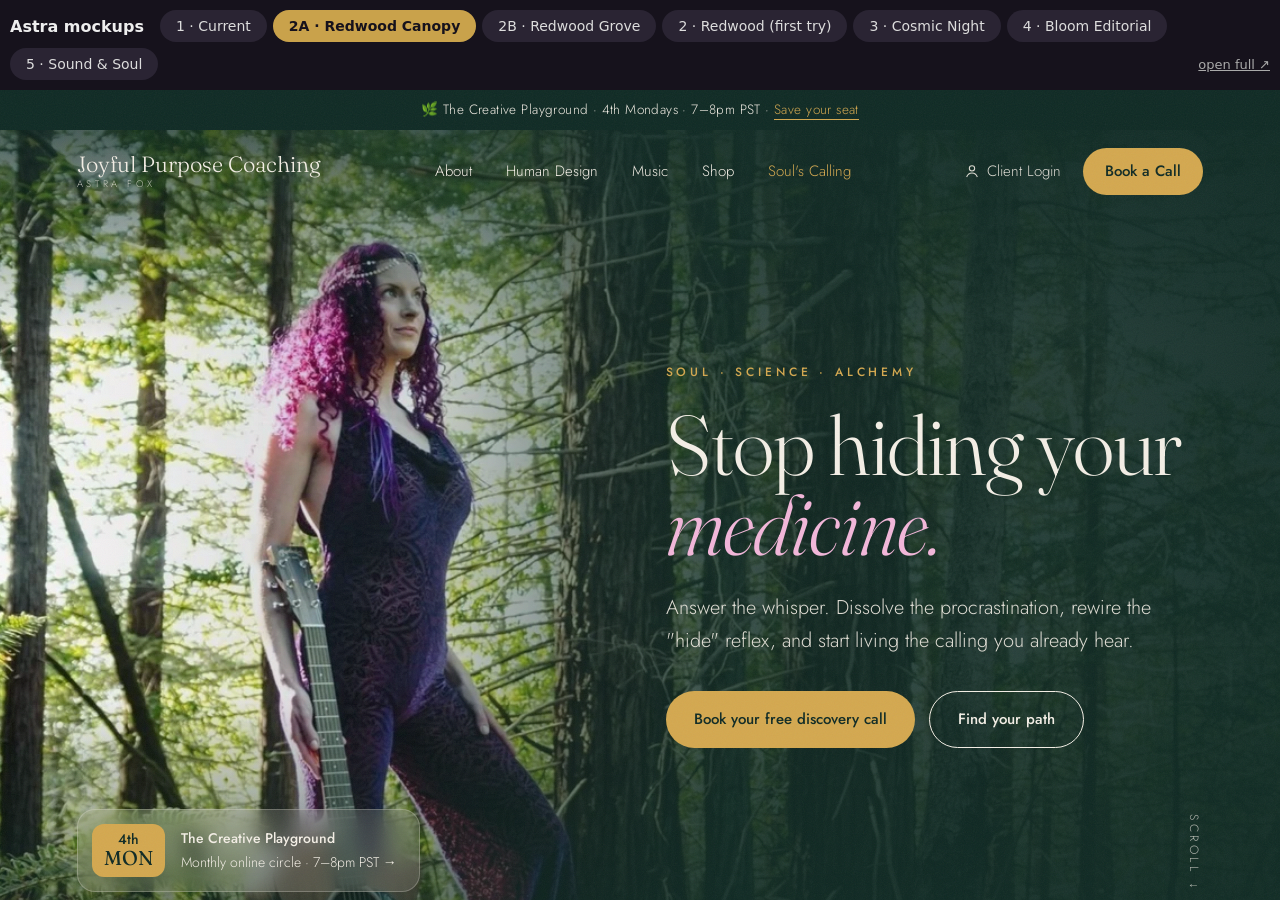
<file: mockups/index.html>
<!doctype html>
<html lang="en">
<head>
<meta charset="utf-8">
<meta name="viewport" content="width=device-width,initial-scale=1">
<title>Astra Mockups</title>
<style>
*{box-sizing:border-box;margin:0}
body{font-family:system-ui,sans-serif;background:#16121c;color:#eee;height:100vh;display:flex;flex-direction:column}
.tabs{display:flex;gap:6px;padding:10px;flex-wrap:wrap;align-items:center}
.tabs b{margin-right:10px;font-weight:600}
.tabs button{font:inherit;font-size:14px;background:#2a2433;color:#ddd;border:0;border-radius:20px;padding:8px 16px;cursor:pointer}
.tabs button.on{background:#C9A24B;color:#16121c;font-weight:600}
.tabs a{margin-left:auto;color:#aaa;font-size:13px}
iframe{flex:1;border:0;width:100%;background:#fff}
</style>
</head>
<body>
<div class="tabs" id="t">
<b>Astra mockups</b>
<button data-f="1-current.html">1 · Current</button>
<button data-f="2a-redwood-canopy.html" class="on">2A · Redwood Canopy</button>
<button data-f="2b-redwood-grove.html">2B · Redwood Grove</button>
<button data-f="2-redwood.html">2 · Redwood (first try)</button>
<button data-f="3-cosmic.html">3 · Cosmic Night</button>
<button data-f="4-editorial.html">4 · Bloom Editorial</button>
<button data-f="5-sound.html">5 · Sound &amp; Soul</button>
<a id="open" href="2a-redwood-canopy.html" target="_blank">open full ↗</a>
</div>
<iframe id="f" src="2a-redwood-canopy.html"></iframe>
<script>
document.querySelectorAll('#t button').forEach(b=>b.onclick=()=>{document.querySelectorAll('#t button').forEach(x=>x.classList.remove('on'));b.classList.add('on');f.src=b.dataset.f;open.href=b.dataset.f;});
</script>
</body>
</html>
</file>
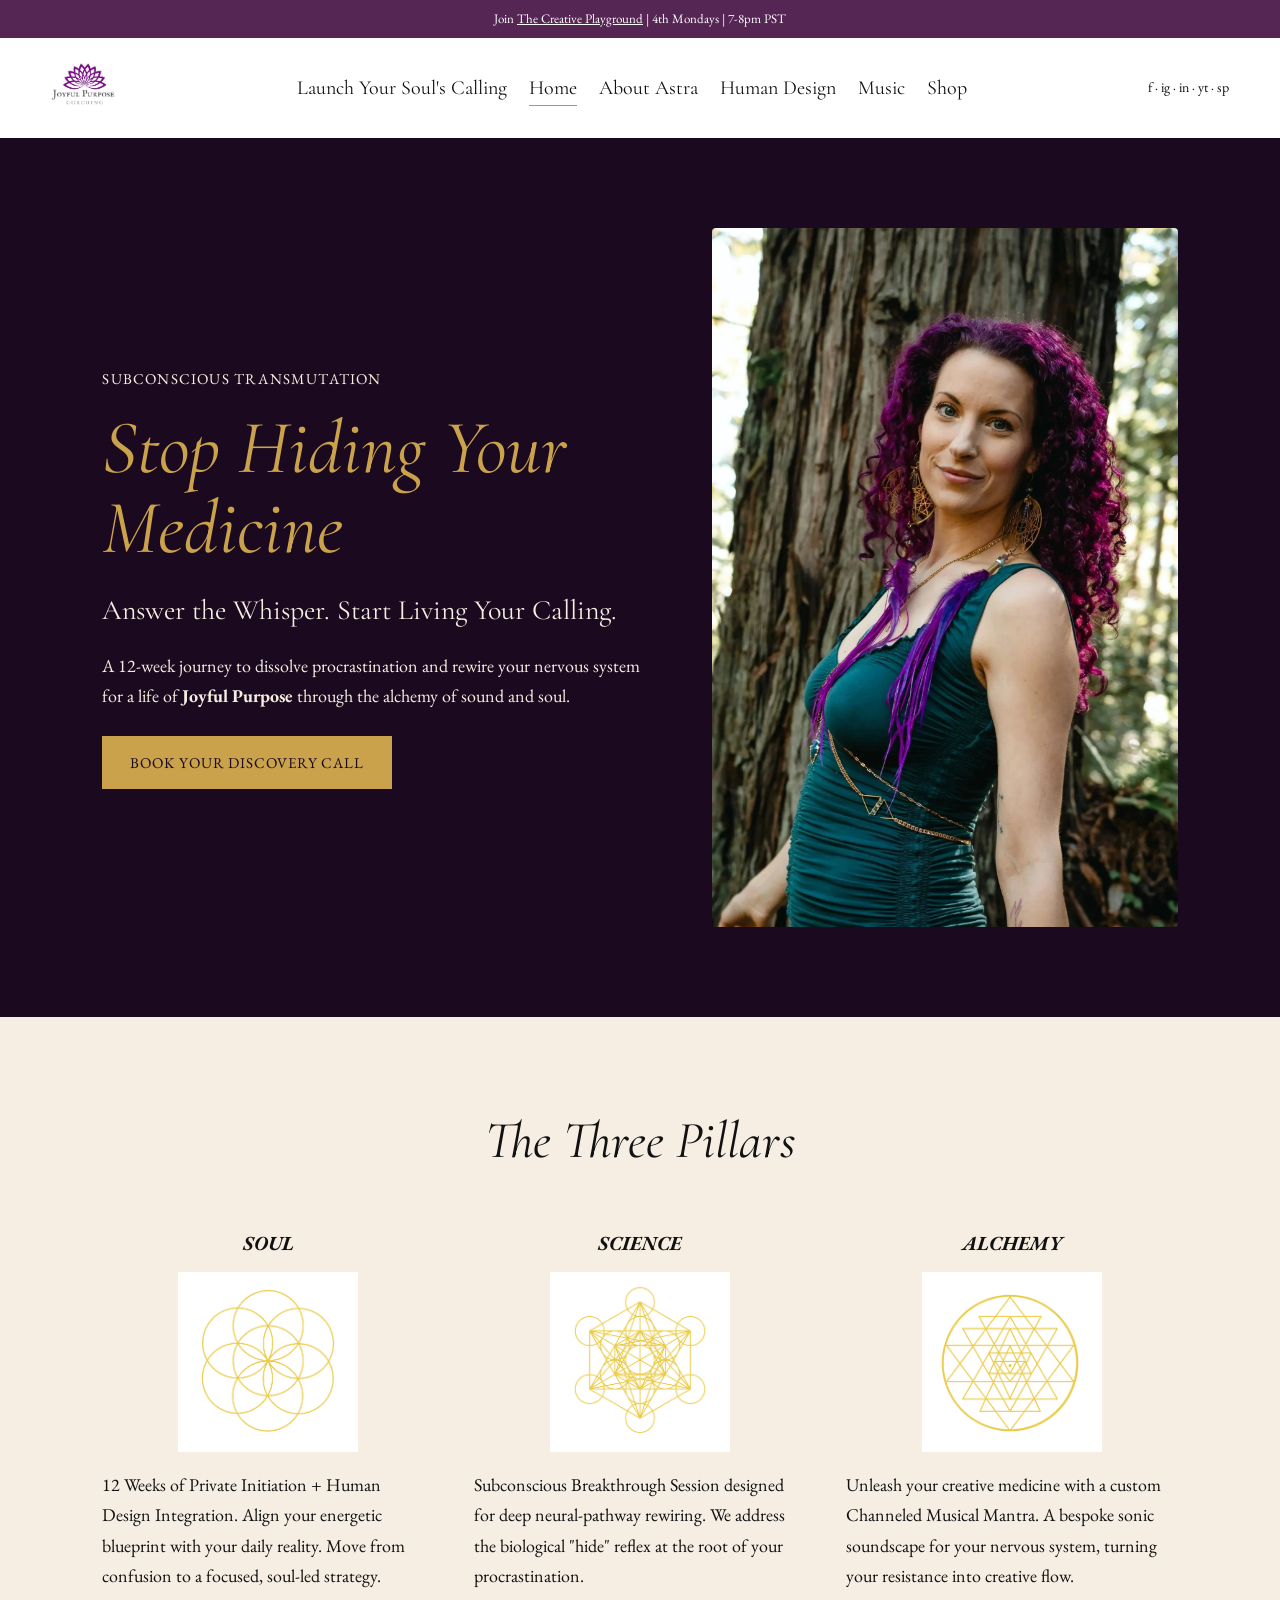
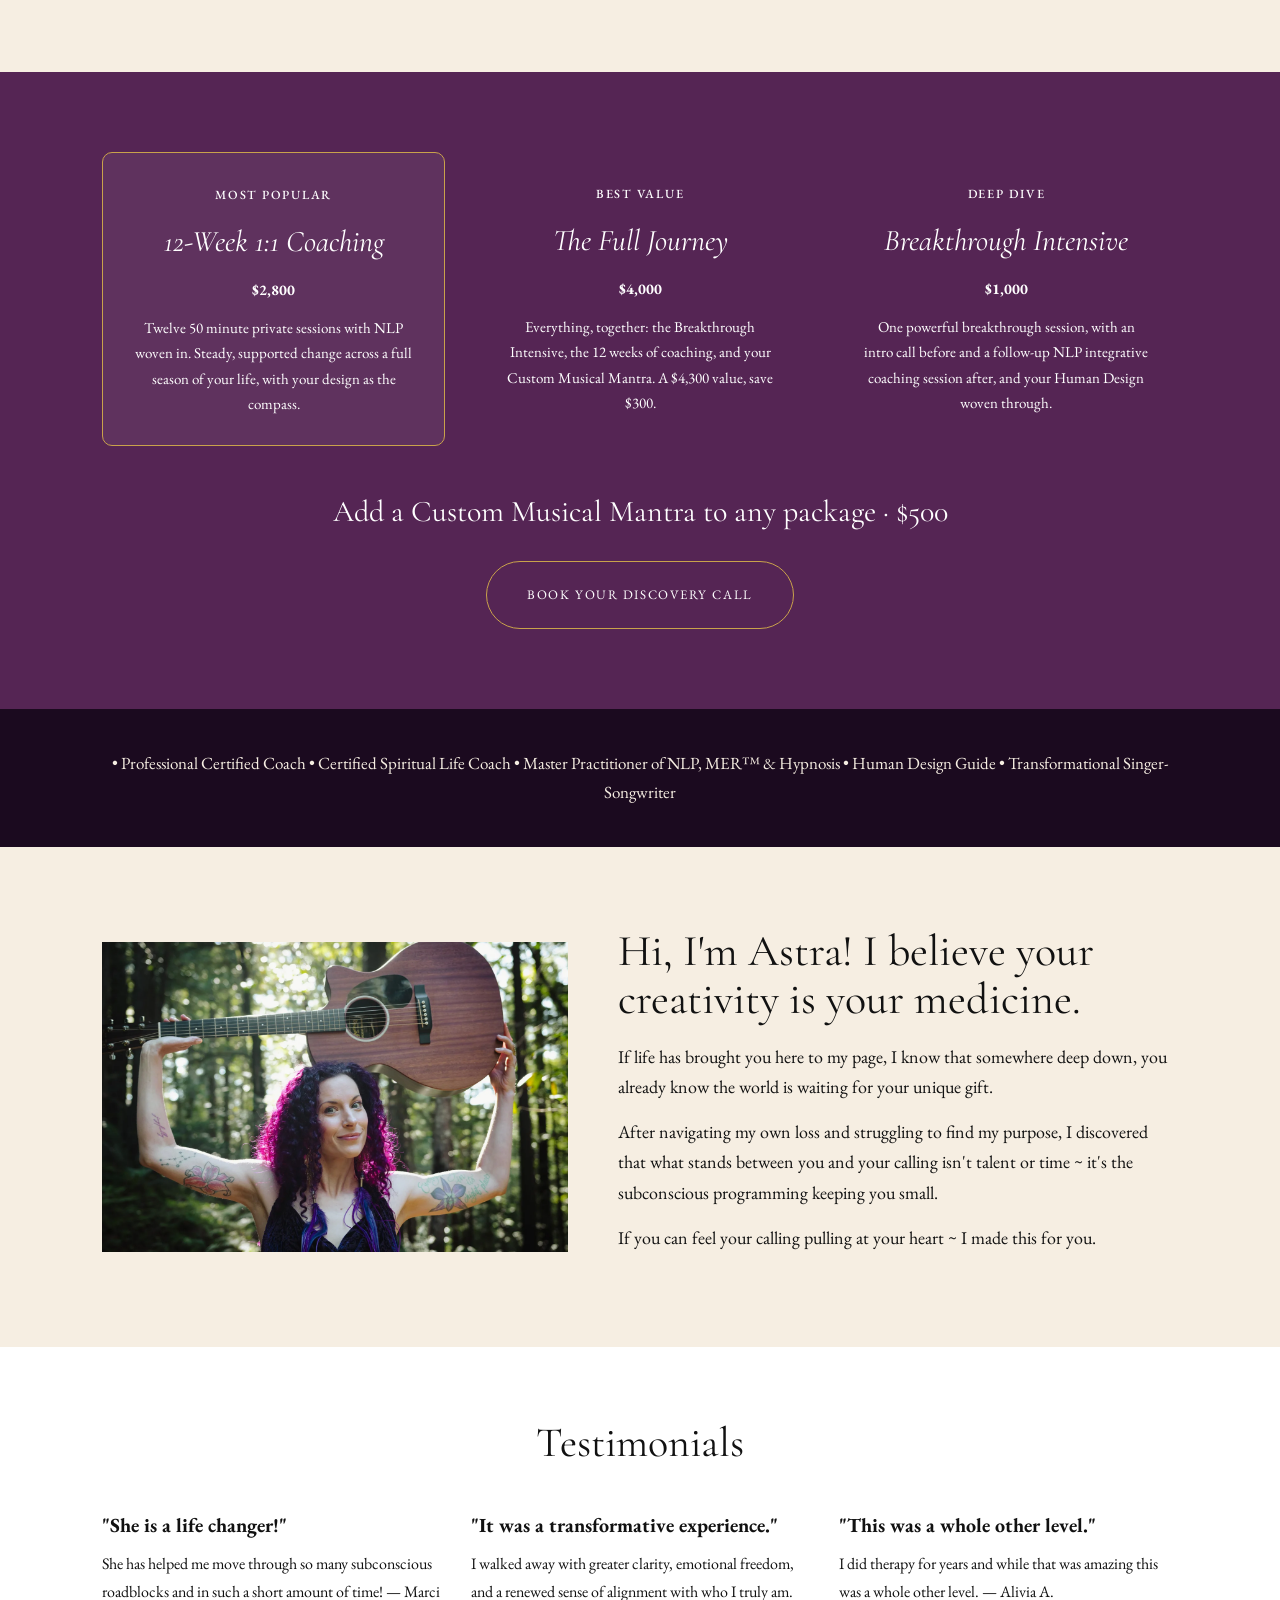
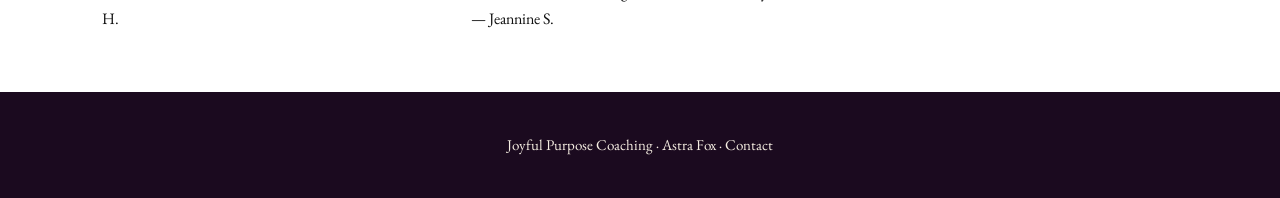
<file: mockups/1-current.html>
<!doctype html>
<html lang="en">
<head>
<meta charset="utf-8">
<meta name="viewport" content="width=device-width,initial-scale=1">
<title>1 · Current Site</title>
<link href="https://fonts.googleapis.com/css2?family=Cormorant+Garamond:ital,wght@0,400;0,500;1,400&family=EB+Garamond:wght@400;500&display=swap" rel="stylesheet">
<style>
:root{--night:#1B0A1F;--plum:#552554;--gold:#C9A24B;--cream:#F6EEE2;--ink:#111}
*{box-sizing:border-box;margin:0;padding:0}
body{font-family:"EB Garamond",serif;color:var(--ink);background:var(--cream);font-size:18px;line-height:1.7}
a{color:inherit}
.bar{background:var(--plum);color:#fff;text-align:center;font-size:13px;padding:8px}
header{background:#fff;display:flex;align-items:center;justify-content:space-between;padding:18px 4vw;gap:20px}
header img{height:64px}
nav{display:flex;flex-wrap:wrap;gap:6px 22px;justify-content:center;font-family:"Cormorant Garamond",serif;font-size:20px}
nav a{text-decoration:none}nav a.on{border-bottom:1px solid #999}
.soc{display:flex;gap:14px;font-size:14px}
.hero{background:var(--night);color:var(--cream);padding:90px 8vw;display:grid;grid-template-columns:1.2fr 1fr;gap:50px;align-items:center}
.hero .eb{letter-spacing:.08em;font-size:15px}
.hero h1{font-family:"Cormorant Garamond",serif;font-style:italic;font-weight:400;color:var(--gold);font-size:clamp(44px,6vw,76px);line-height:1.05;margin:18px 0}
.hero h2{font-family:"Cormorant Garamond",serif;font-weight:400;font-size:28px;margin-bottom:16px}
.hero img{width:100%;border-radius:4px}
.btn{display:inline-block;background:var(--gold);color:var(--night);padding:14px 28px;text-decoration:none;text-transform:uppercase;letter-spacing:.06em;font-size:15px;margin-top:24px}
.pillars{padding:80px 8vw;text-align:center}
.pillars h2{font-family:"Cormorant Garamond",serif;font-style:italic;font-weight:400;font-size:52px;margin-bottom:40px}
.grid3{display:grid;grid-template-columns:repeat(3,1fr);gap:40px;text-align:left}
.grid3 h3{font-style:italic;font-size:20px;text-align:center;margin-bottom:12px}
.grid3 img{width:100%;max-width:180px;display:block;margin:0 auto 18px}
.price{background:var(--plum);color:#fff;padding:80px 8vw;text-align:center}
.cards{display:grid;grid-template-columns:repeat(3,1fr);gap:24px;margin-bottom:40px}
.card{padding:28px;border-radius:10px;font-size:15px}
.card.hi{border:1px solid var(--gold);background:rgba(255,255,255,.06)}
.card small{letter-spacing:.14em;font-weight:500}
.card h3{font-family:"Cormorant Garamond",serif;font-style:italic;font-weight:400;font-size:30px;margin:10px 0}
.card b{display:block;margin-bottom:12px}
.price p.add{font-family:"Cormorant Garamond",serif;font-size:30px;margin-bottom:24px}
.ghost{display:inline-block;border:1px solid var(--gold);border-radius:40px;padding:22px 40px;letter-spacing:.12em;font-size:13px;text-decoration:none}
.creds{background:var(--night);color:var(--cream);padding:40px 8vw;text-align:center;font-size:17px}
.about{display:grid;grid-template-columns:1fr 1.2fr;gap:50px;padding:80px 8vw;align-items:center}
.about img{width:100%}
.about h2{font-family:"Cormorant Garamond",serif;font-weight:400;font-size:44px;line-height:1.1;margin-bottom:18px}
.about p{margin-bottom:14px}
.tests{padding:60px 8vw;background:#fff}
.tests h2{font-family:"Cormorant Garamond",serif;font-size:42px;font-weight:400;text-align:center;margin-bottom:30px}
.tg{display:grid;grid-template-columns:repeat(3,1fr);gap:30px;font-size:16px}
.tg h4{font-size:20px;margin-bottom:8px}
footer{background:var(--night);color:var(--cream);padding:40px 8vw;text-align:center;font-size:15px}
@media(max-width:800px){header{flex-direction:column}.hero,.about,.grid3,.cards,.tg{grid-template-columns:1fr}}
</style>
</head>
<body>
<div class="bar">Join <u>The Creative Playground</u> | 4th Mondays | 7-8pm PST</div>
<header>
<img src="img/logo.webp" alt="Joyful Purpose Coaching">
<nav><a href="#">Launch Your Soul's Calling</a><a class="on" href="#">Home</a><a href="#">About Astra</a><a href="#">Human Design</a><a href="#">Music</a><a href="#">Shop</a></nav>
<div class="soc">f · ig · in · yt · sp</div>
</header>
<section class="hero">
<div>
<div class="eb">SUBCONSCIOUS TRANSMUTATION</div>
<h1>Stop Hiding Your Medicine</h1>
<h2>Answer the Whisper. Start Living Your Calling.</h2>
<p>A 12-week journey to dissolve procrastination and rewire your nervous system for a life of <b>Joyful Purpose</b> through the alchemy of sound and soul.</p>
<a class="btn" href="https://calendly.com/astrafox/discoverycall">Book Your Discovery Call</a>
</div>
<img src="img/astra-home.webp" alt="Astra Fox">
</section>
<section class="pillars">
<h2>The Three Pillars</h2>
<div class="grid3">
<div><h3>SOUL</h3><img src="img/icon-soul.webp" alt=""><p>12 Weeks of Private Initiation + Human Design Integration. Align your energetic blueprint with your daily reality. Move from confusion to a focused, soul-led strategy.</p></div>
<div><h3>SCIENCE</h3><img src="img/icon-science.webp" alt=""><p>Subconscious Breakthrough Session designed for deep neural-pathway rewiring. We address the biological "hide" reflex at the root of your procrastination.</p></div>
<div><h3>ALCHEMY</h3><img src="img/icon-alchemy.webp" alt=""><p>Unleash your creative medicine with a custom Channeled Musical Mantra. A bespoke sonic soundscape for your nervous system, turning your resistance into creative flow.</p></div>
</div>
</section>
<section class="price">
<div class="cards">
<div class="card hi"><small>MOST POPULAR</small><h3>12-Week 1:1 Coaching</h3><b>$2,800</b>Twelve 50 minute private sessions with NLP woven in. Steady, supported change across a full season of your life, with your design as the compass.</div>
<div class="card"><small>BEST VALUE</small><h3>The Full Journey</h3><b>$4,000</b>Everything, together: the Breakthrough Intensive, the 12 weeks of coaching, and your Custom Musical Mantra. A $4,300 value, save $300.</div>
<div class="card"><small>DEEP DIVE</small><h3>Breakthrough Intensive</h3><b>$1,000</b>One powerful breakthrough session, with an intro call before and a follow-up NLP integrative coaching session after, and your Human Design woven through.</div>
</div>
<p class="add">Add a Custom Musical Mantra to any package · $500</p>
<a class="ghost" href="https://calendly.com/astrafox/discoverycall">BOOK YOUR DISCOVERY CALL</a>
</section>
<div class="creds">• Professional Certified Coach • Certified Spiritual Life Coach • Master Practitioner of NLP, MER™ &amp; Hypnosis • Human Design Guide • Transformational Singer-Songwriter</div>
<section class="about">
<img src="img/astra-about1.webp" alt="Astra with guitar">
<div>
<h2>Hi, I'm Astra! I believe your creativity is your medicine.</h2>
<p>If life has brought you here to my page, I know that somewhere deep down, you already know the world is waiting for your unique gift.</p>
<p>After navigating my own loss and struggling to find my purpose, I discovered that what stands between you and your calling isn't talent or time ~ it's the subconscious programming keeping you small.</p>
<p>If you can feel your calling pulling at your heart ~ I made this for you.</p>
</div>
</section>
<section class="tests">
<h2>Testimonials</h2>
<div class="tg">
<div><h4>"She is a life changer!"</h4><p>She has helped me move through so many subconscious roadblocks and in such a short amount of time! — Marci H.</p></div>
<div><h4>"It was a transformative experience."</h4><p>I walked away with greater clarity, emotional freedom, and a renewed sense of alignment with who I truly am. — Jeannine S.</p></div>
<div><h4>"This was a whole other level."</h4><p>I did therapy for years and while that was amazing this was a whole other level. — Alivia A.</p></div>
</div>
</section>
<footer>Joyful Purpose Coaching · Astra Fox · Contact</footer>
</body>
</html>
</file>
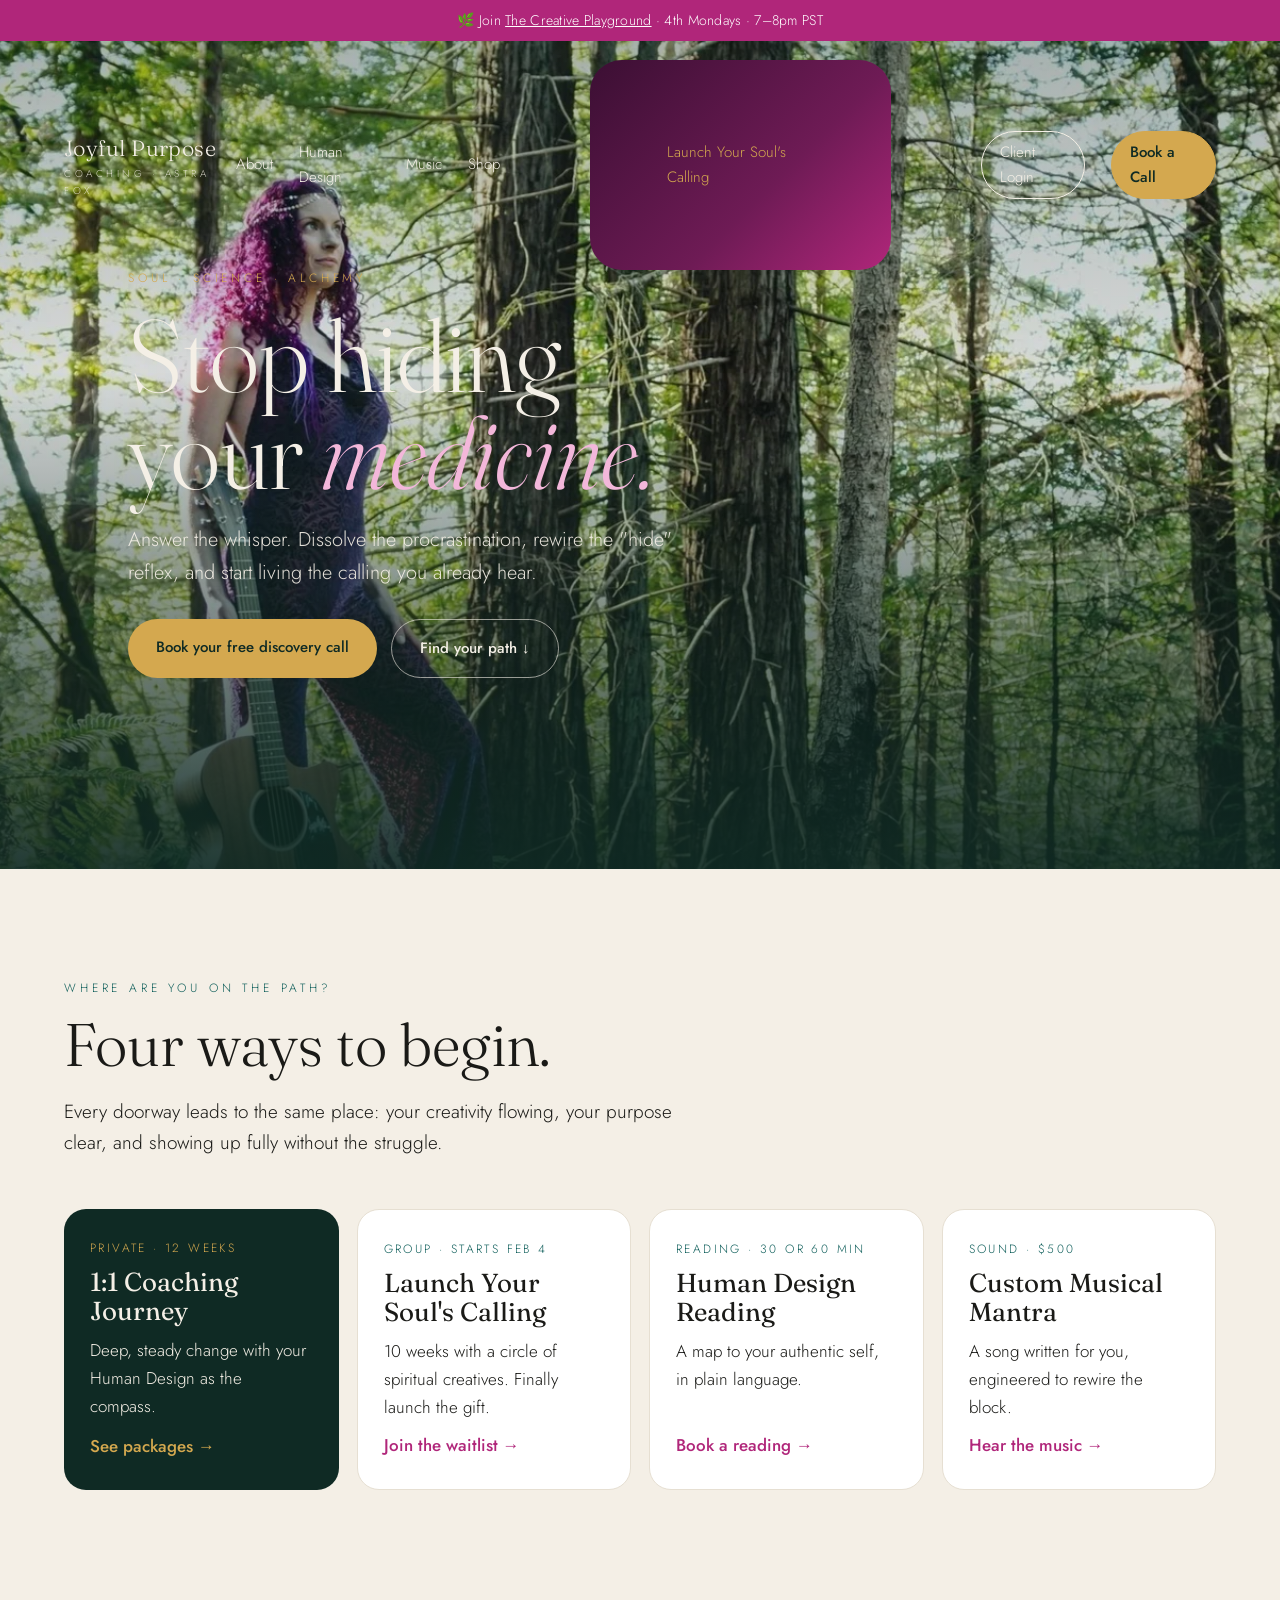
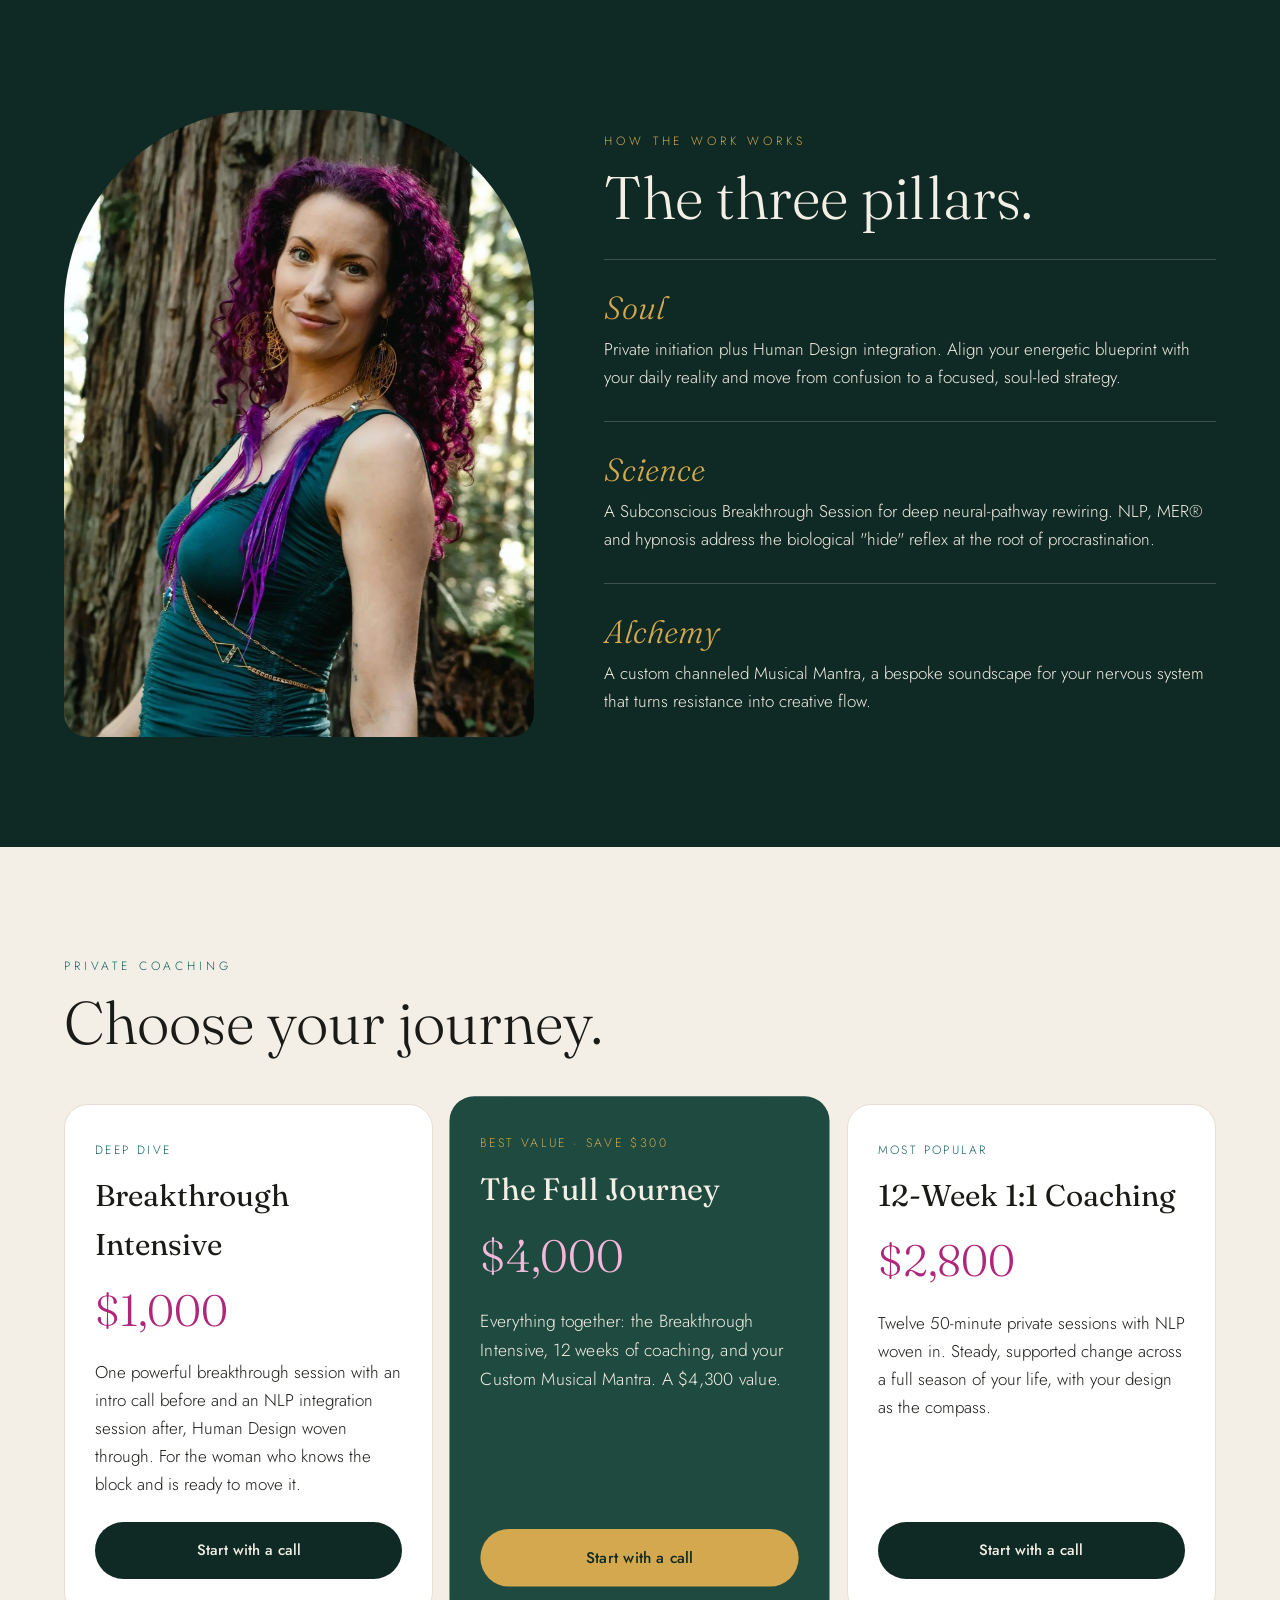
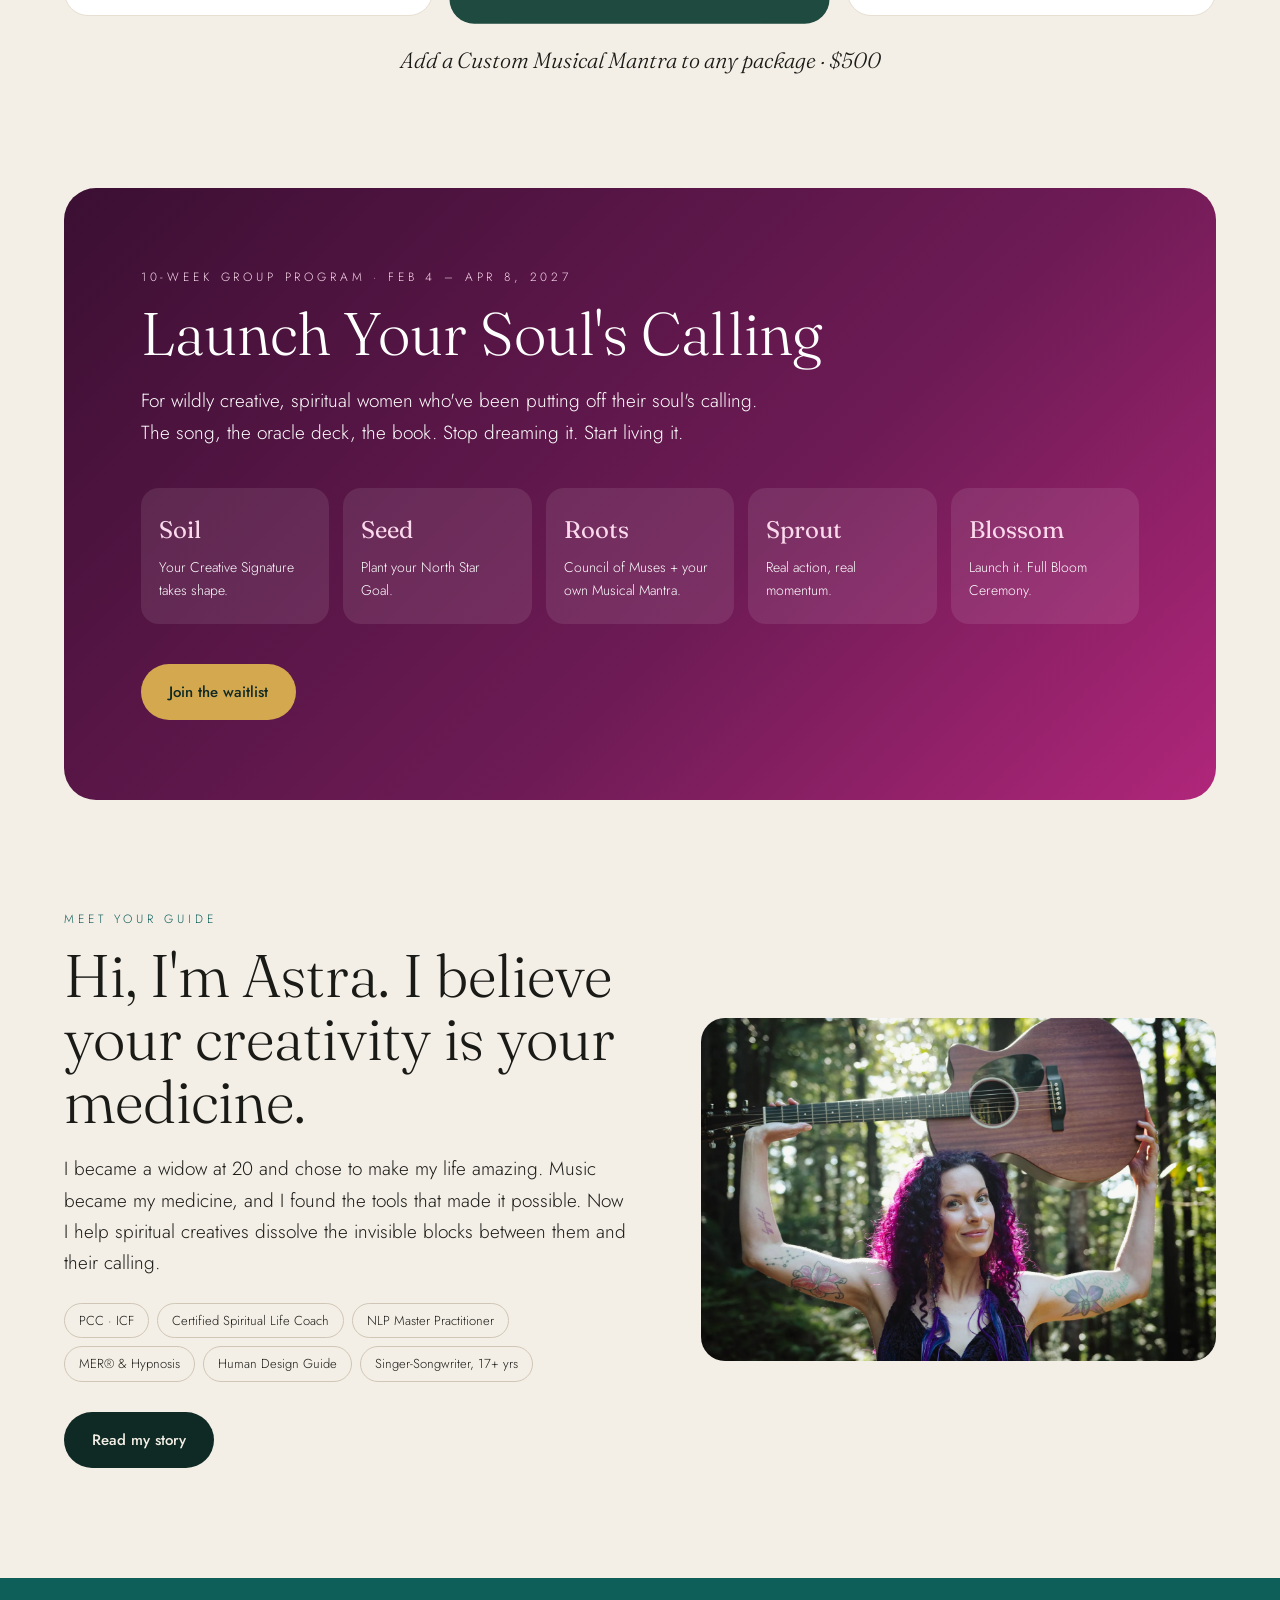
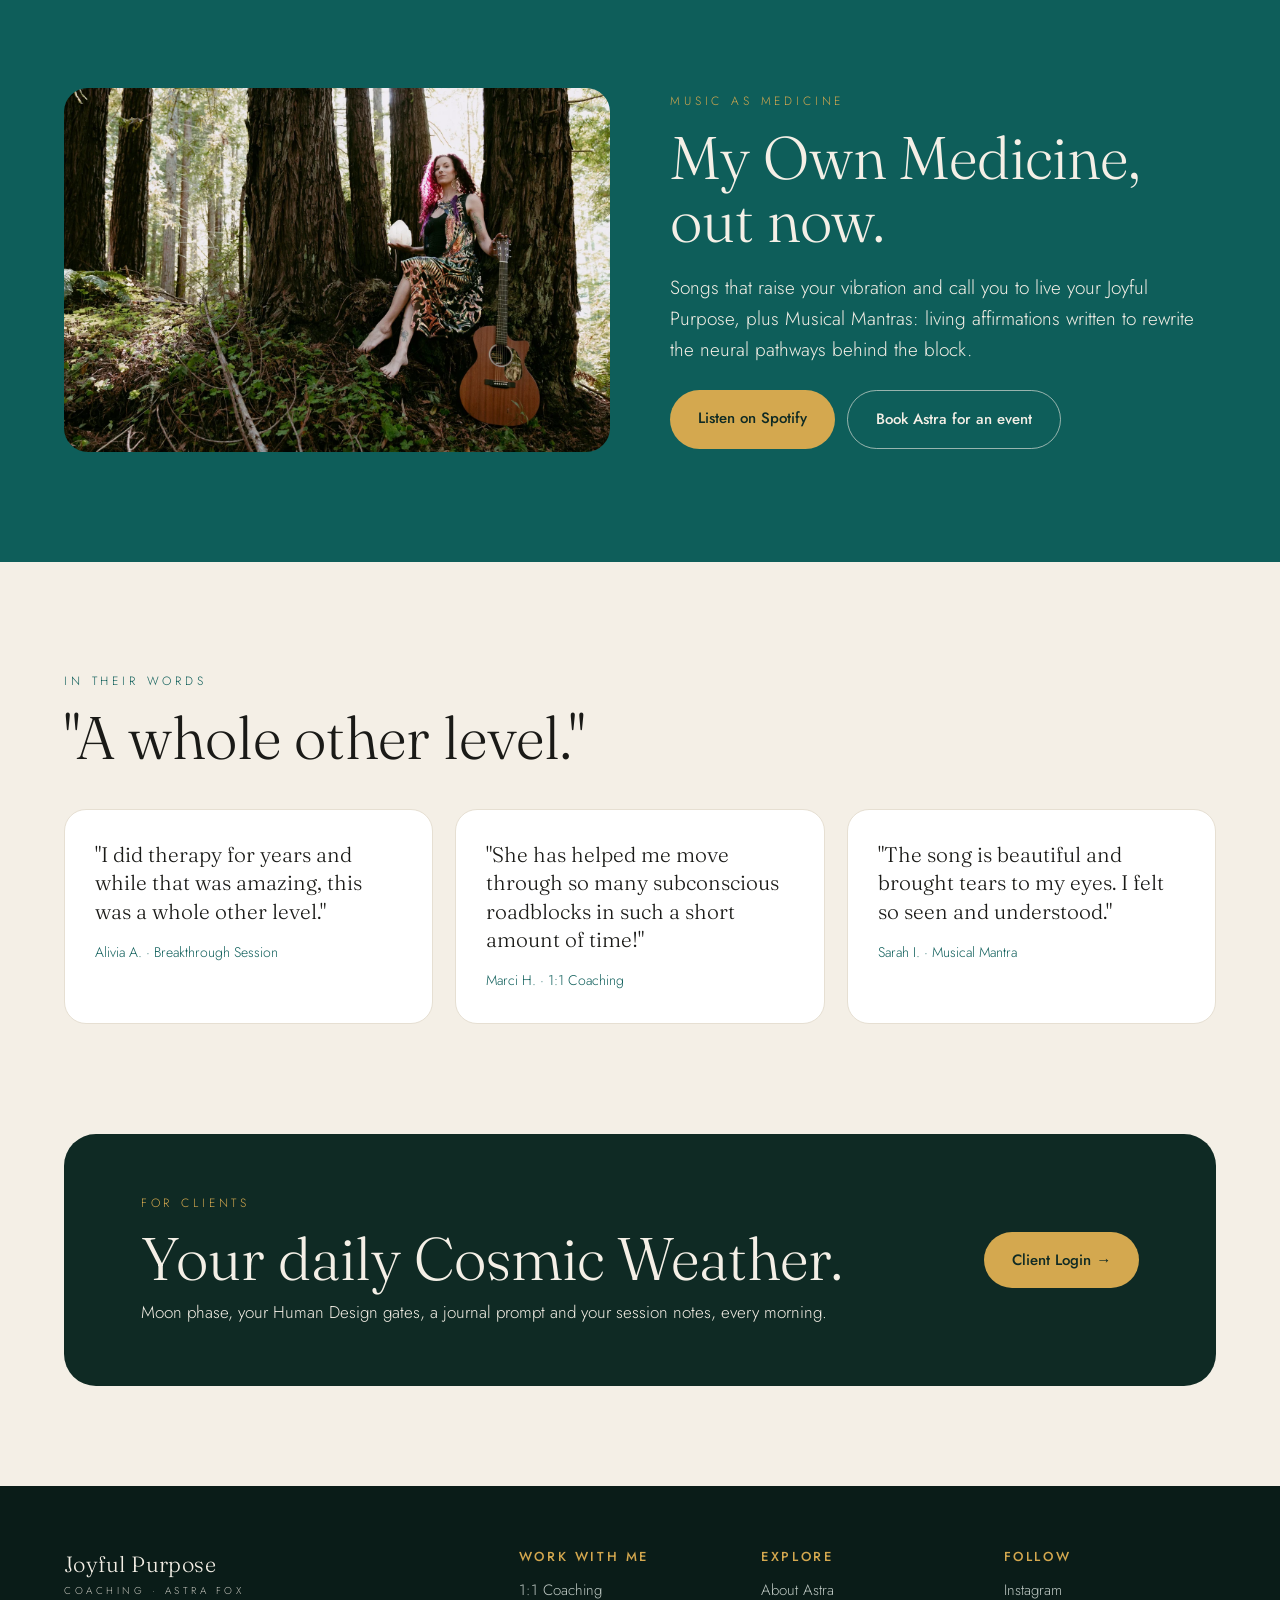
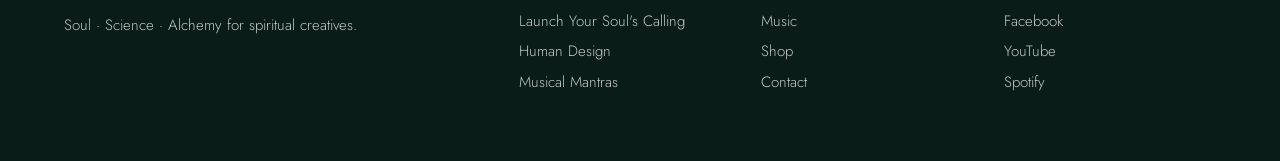
<file: mockups/2-redwood.html>
<!doctype html>
<html lang="en">
<head>
<meta charset="utf-8">
<meta name="viewport" content="width=device-width,initial-scale=1">
<title>2 · Redwood Ritual</title>
<link href="https://fonts.googleapis.com/css2?family=Fraunces:ital,opsz,wght@0,9..144,300;0,9..144,500;1,9..144,300;1,9..144,400&family=Jost:wght@300;400;500&display=swap" rel="stylesheet">
<style>
:root{--forest:#0F2A24;--moss:#1E4A3F;--teal:#0E5E5A;--berry:#B0267A;--gold:#D4A84F;--bone:#F4EFE6;--ink:#1A1A17}
*{box-sizing:border-box;margin:0;padding:0}
body{font-family:Jost,sans-serif;font-weight:300;color:var(--ink);background:var(--bone);font-size:17px;line-height:1.65}
a{color:inherit;text-decoration:none}
.serif{font-family:Fraunces,serif}
.bar{background:var(--berry);color:#fff;text-align:center;font-size:14px;padding:9px 16px;letter-spacing:.02em}
.bar a{text-decoration:underline}
header{position:absolute;left:0;right:0;top:38px;z-index:5;display:flex;align-items:center;justify-content:space-between;padding:22px 5vw;color:var(--bone)}
.logo{font-family:Fraunces,serif;font-size:22px;letter-spacing:.02em}
.logo small{display:block;font-family:Jost;font-size:10px;letter-spacing:.35em;opacity:.8}
nav{display:flex;gap:26px;align-items:center;font-size:15px}
nav .launch{color:var(--gold)}
.pill{border:1px solid currentColor;border-radius:40px;padding:8px 18px}
.pill.fill{background:var(--gold);border-color:var(--gold);color:var(--forest);font-weight:500}
.hero{position:relative;min-height:92vh;display:flex;align-items:flex-end;color:var(--bone);background:linear-gradient(180deg,rgba(15,42,36,.35),rgba(15,42,36,.15) 40%,rgba(15,42,36,.92)),url(img/music1.webp) center 30%/cover}
.hero .in{padding:0 5vw 9vh;max-width:820px}
.eyebrow{font-size:12px;letter-spacing:.32em;text-transform:uppercase;color:var(--gold)}
.hero h1{font-family:Fraunces,serif;font-weight:300;font-size:clamp(48px,8vw,104px);line-height:.95;margin:18px 0 22px}
.hero h1 em{color:#F3B7DA}
.hero p{font-size:20px;max-width:560px;opacity:.92}
.cta{display:flex;gap:14px;flex-wrap:wrap;margin-top:30px}
.btn{display:inline-block;padding:16px 28px;border-radius:40px;font-weight:500;font-size:15px}
.btn.g{background:var(--gold);color:var(--forest)}
.btn.o{border:1px solid rgba(244,239,230,.6)}
section{padding:110px 5vw}
.h2{font-family:Fraunces,serif;font-weight:300;font-size:clamp(36px,5vw,60px);line-height:1.05;margin:14px 0 20px}
.lede{font-size:19px;max-width:620px}
/* paths */
.paths{display:grid;grid-template-columns:repeat(4,1fr);gap:18px;margin-top:50px}
.path{background:#fff;border-radius:22px;padding:30px 26px;display:flex;flex-direction:column;gap:10px;border:1px solid #e6dfd2;transition:transform .2s}
.path:hover{transform:translateY(-4px)}
.path .k{font-size:12px;letter-spacing:.2em;text-transform:uppercase;color:var(--teal)}
.path h3{font-family:Fraunces,serif;font-weight:400;font-size:26px;line-height:1.1}
.path .go{margin-top:auto;color:var(--berry);font-weight:500}
.path.feat{background:var(--forest);color:var(--bone);border:0}
.path.feat .k{color:var(--gold)}.path.feat .go{color:var(--gold)}
/* pillars */
.pillars{background:var(--forest);color:var(--bone);display:grid;grid-template-columns:1fr 1.3fr;gap:70px;align-items:center}
.pillars img{width:100%;border-radius:200px 200px 24px 24px;aspect-ratio:3/4;object-fit:cover}
.pl{display:grid;gap:30px;margin-top:30px}
.pl div{border-top:1px solid rgba(244,239,230,.2);padding-top:22px}
.pl h3{font-family:Fraunces,serif;font-style:italic;font-weight:300;font-size:32px;color:var(--gold)}
/* pricing */
.cards{display:grid;grid-template-columns:repeat(3,1fr);gap:22px;margin-top:50px}
.card{border-radius:24px;padding:36px 30px;background:#fff;border:1px solid #e6dfd2;display:flex;flex-direction:column}
.card .tag{font-size:12px;letter-spacing:.2em;color:var(--teal);text-transform:uppercase}
.card h3{font-family:Fraunces,serif;font-weight:400;font-size:30px;margin:10px 0 4px}
.card .amt{font-family:Fraunces,serif;font-size:44px;font-weight:300;color:var(--berry)}
.card p{margin:12px 0 24px;flex:1}
.card.best{background:var(--moss);color:var(--bone);border:0;transform:scale(1.03)}
.card.best .tag{color:var(--gold)}.card.best .amt{color:#F3B7DA}
.card .btn{text-align:center;background:var(--forest);color:var(--bone)}
.card.best .btn{background:var(--gold);color:var(--forest)}
.addon{margin-top:26px;text-align:center;font-family:Fraunces,serif;font-style:italic;font-size:22px}
/* launch */
.launch{background:linear-gradient(135deg,#3B0F33,#6E1B55 60%,#B0267A);color:#fff;border-radius:32px;margin:0 5vw;padding:80px 6vw}
.phases{display:grid;grid-template-columns:repeat(5,1fr);gap:14px;margin:40px 0}
.phases div{background:rgba(255,255,255,.09);border-radius:18px;padding:22px 18px;font-size:14px}
.phases b{display:block;font-family:Fraunces,serif;font-weight:400;font-size:24px;margin-bottom:6px;color:#FBD9EC}
/* about */
.about{display:grid;grid-template-columns:1.1fr 1fr;gap:70px;align-items:center}
.about img{width:100%;border-radius:24px}
.creds{display:flex;flex-wrap:wrap;gap:8px;margin-top:24px}
.creds span{font-size:13px;border:1px solid #cfc6b6;border-radius:30px;padding:6px 14px}
/* music */
.music{background:var(--teal);color:var(--bone);display:grid;grid-template-columns:1fr 1fr;gap:60px;align-items:center}
.music img{width:100%;border-radius:24px}
.links{display:flex;gap:12px;flex-wrap:wrap;margin-top:24px}
/* tests */
.quotes{display:grid;grid-template-columns:repeat(3,1fr);gap:22px;margin-top:40px}
.q{background:#fff;border-radius:22px;padding:30px;border:1px solid #e6dfd2}
.q p{font-family:Fraunces,serif;font-weight:300;font-size:21px;line-height:1.35}
.q span{display:block;margin-top:16px;font-size:14px;color:var(--teal)}
/* app */
.app{background:var(--forest);color:var(--bone);border-radius:32px;margin:0 5vw 100px;padding:60px 6vw;display:flex;justify-content:space-between;align-items:center;gap:30px;flex-wrap:wrap}
footer{background:#0A1C18;color:#bfc9c4;padding:60px 5vw;display:grid;grid-template-columns:2fr 1fr 1fr 1fr;gap:30px;font-size:15px}
footer h4{color:var(--gold);font-weight:500;margin-bottom:10px;font-size:13px;letter-spacing:.2em}
footer a{display:block;margin-bottom:6px}
@media(max-width:900px){nav a:not(.pill){display:none}.paths,.cards,.phases,.quotes{grid-template-columns:1fr 1fr}.pillars,.about,.music{grid-template-columns:1fr}footer{grid-template-columns:1fr 1fr}}
@media(max-width:560px){.paths,.cards,.phases,.quotes{grid-template-columns:1fr}.card.best{transform:none}}
</style>
</head>
<body>
<div class="bar">🌿 Join <a href="https://www.eventbrite.com/e/the-creative-playground-tickets-1986926631040">The Creative Playground</a> · 4th Mondays · 7–8pm PST</div>
<header>
<a class="logo" href="#">Joyful Purpose<small>COACHING · ASTRA FOX</small></a>
<nav><a href="#">About</a><a href="#">Human Design</a><a href="#">Music</a><a href="#">Shop</a><a class="launch" href="https://launchyoursoulscalling.com/">Launch Your Soul's Calling</a><a class="pill" href="https://jcisit.github.io/cosmic-weather/">Client Login</a><a class="pill fill" href="https://calendly.com/astrafox/discoverycall">Book a Call</a></nav>
</header>

<section class="hero"><div class="in">
<div class="eyebrow">Soul · Science · Alchemy</div>
<h1>Stop hiding<br>your <em>medicine.</em></h1>
<p>Answer the whisper. Dissolve the procrastination, rewire the "hide" reflex, and start living the calling you already hear.</p>
<div class="cta"><a class="btn g" href="https://calendly.com/astrafox/discoverycall">Book your free discovery call</a><a class="btn o" href="#paths">Find your path ↓</a></div>
</div></section>

<section id="paths">
<div class="eyebrow" style="color:var(--teal)">Where are you on the path?</div>
<h2 class="h2">Four ways to begin.</h2>
<p class="lede">Every doorway leads to the same place: your creativity flowing, your purpose clear, and showing up fully without the struggle.</p>
<div class="paths">
<a class="path feat" href="#coaching"><span class="k">Private · 12 weeks</span><h3>1:1 Coaching Journey</h3><p>Deep, steady change with your Human Design as the compass.</p><span class="go">See packages →</span></a>
<a class="path" href="https://launchyoursoulscalling.com/"><span class="k">Group · Starts Feb 4</span><h3>Launch Your Soul's Calling</h3><p>10 weeks with a circle of spiritual creatives. Finally launch the gift.</p><span class="go">Join the waitlist →</span></a>
<a class="path" href="https://calendly.com/astrafox/human-design"><span class="k">Reading · 30 or 60 min</span><h3>Human Design Reading</h3><p>A map to your authentic self, in plain language.</p><span class="go">Book a reading →</span></a>
<a class="path" href="#music"><span class="k">Sound · $500</span><h3>Custom Musical Mantra</h3><p>A song written for you, engineered to rewire the block.</p><span class="go">Hear the music →</span></a>
</div>
</section>

<section class="pillars">
<img src="img/astra-home.webp" alt="Astra Fox among the redwoods">
<div>
<div class="eyebrow">How the work works</div>
<h2 class="h2">The three pillars.</h2>
<div class="pl">
<div><h3>Soul</h3><p>Private initiation plus Human Design integration. Align your energetic blueprint with your daily reality and move from confusion to a focused, soul-led strategy.</p></div>
<div><h3>Science</h3><p>A Subconscious Breakthrough Session for deep neural-pathway rewiring. NLP, MER® and hypnosis address the biological "hide" reflex at the root of procrastination.</p></div>
<div><h3>Alchemy</h3><p>A custom channeled Musical Mantra, a bespoke soundscape for your nervous system that turns resistance into creative flow.</p></div>
</div>
</div>
</section>

<section id="coaching">
<div class="eyebrow" style="color:var(--teal)">Private coaching</div>
<h2 class="h2">Choose your journey.</h2>
<div class="cards">
<div class="card"><span class="tag">Deep dive</span><h3>Breakthrough Intensive</h3><div class="amt">$1,000</div><p>One powerful breakthrough session with an intro call before and an NLP integration session after, Human Design woven through. For the woman who knows the block and is ready to move it.</p><a class="btn" href="https://calendly.com/astrafox/discoverycall">Start with a call</a></div>
<div class="card best"><span class="tag">Best value · save $300</span><h3>The Full Journey</h3><div class="amt">$4,000</div><p>Everything together: the Breakthrough Intensive, 12 weeks of coaching, and your Custom Musical Mantra. A $4,300 value.</p><a class="btn" href="https://calendly.com/astrafox/discoverycall">Start with a call</a></div>
<div class="card"><span class="tag">Most popular</span><h3>12-Week 1:1 Coaching</h3><div class="amt">$2,800</div><p>Twelve 50-minute private sessions with NLP woven in. Steady, supported change across a full season of your life, with your design as the compass.</p><a class="btn" href="https://calendly.com/astrafox/discoverycall">Start with a call</a></div>
</div>
<p class="addon">Add a Custom Musical Mantra to any package · $500</p>
</section>

<div class="launch">
<div class="eyebrow" style="color:#FBD9EC">10-week group program · Feb 4 – Apr 8, 2027</div>
<h2 class="h2">Launch Your Soul's Calling</h2>
<p class="lede">For wildly creative, spiritual women who've been putting off their soul's calling. The song, the oracle deck, the book. Stop dreaming it. Start living it.</p>
<div class="phases">
<div><b>Soil</b>Your Creative Signature takes shape.</div>
<div><b>Seed</b>Plant your North Star Goal.</div>
<div><b>Roots</b>Council of Muses + your own Musical Mantra.</div>
<div><b>Sprout</b>Real action, real momentum.</div>
<div><b>Blossom</b>Launch it. Full Bloom Ceremony.</div>
</div>
<a class="btn g" href="https://launchyoursoulscalling.com/">Join the waitlist</a>
</div>

<section class="about">
<div>
<div class="eyebrow" style="color:var(--teal)">Meet your guide</div>
<h2 class="h2">Hi, I'm Astra. I believe your creativity is your medicine.</h2>
<p class="lede">I became a widow at 20 and chose to make my life amazing. Music became my medicine, and I found the tools that made it possible. Now I help spiritual creatives dissolve the invisible blocks between them and their calling.</p>
<div class="creds"><span>PCC · ICF</span><span>Certified Spiritual Life Coach</span><span>NLP Master Practitioner</span><span>MER® &amp; Hypnosis</span><span>Human Design Guide</span><span>Singer-Songwriter, 17+ yrs</span></div>
<div class="cta"><a class="btn" style="background:var(--forest);color:var(--bone)" href="#">Read my story</a></div>
</div>
<img src="img/astra-about1.webp" alt="Astra holding her guitar overhead">
</section>

<section class="music" id="music">
<img src="img/music3.webp" alt="Astra performing">
<div>
<div class="eyebrow">Music as medicine</div>
<h2 class="h2">My Own Medicine, out now.</h2>
<p class="lede">Songs that raise your vibration and call you to live your Joyful Purpose, plus Musical Mantras: living affirmations written to rewrite the neural pathways behind the block.</p>
<div class="links"><a class="btn g" href="https://open.spotify.com/album/7DkC7wJwmvpe9KzK2PD7x6">Listen on Spotify</a><a class="btn o" href="#">Book Astra for an event</a></div>
</div>
</section>

<section>
<div class="eyebrow" style="color:var(--teal)">In their words</div>
<h2 class="h2">"A whole other level."</h2>
<div class="quotes">
<div class="q"><p>"I did therapy for years and while that was amazing, this was a whole other level."</p><span>Alivia A. · Breakthrough Session</span></div>
<div class="q"><p>"She has helped me move through so many subconscious roadblocks in such a short amount of time!"</p><span>Marci H. · 1:1 Coaching</span></div>
<div class="q"><p>"The song is beautiful and brought tears to my eyes. I felt so seen and understood."</p><span>Sarah I. · Musical Mantra</span></div>
</div>
</section>

<div class="app">
<div><div class="eyebrow">For clients</div><h2 class="h2" style="margin-bottom:8px">Your daily Cosmic Weather.</h2><p>Moon phase, your Human Design gates, a journal prompt and your session notes, every morning.</p></div>
<a class="btn g" href="https://jcisit.github.io/cosmic-weather/">Client Login →</a>
</div>

<footer>
<div><div class="logo" style="color:var(--bone)">Joyful Purpose<small>COACHING · ASTRA FOX</small></div><p style="margin-top:14px">Soul · Science · Alchemy for spiritual creatives.</p></div>
<div><h4>WORK WITH ME</h4><a href="#">1:1 Coaching</a><a href="https://launchyoursoulscalling.com/">Launch Your Soul's Calling</a><a href="#">Human Design</a><a href="#">Musical Mantras</a></div>
<div><h4>EXPLORE</h4><a href="#">About Astra</a><a href="#">Music</a><a href="#">Shop</a><a href="#">Contact</a></div>
<div><h4>FOLLOW</h4><a href="https://www.instagram.com/joyfulpurposecoaching/">Instagram</a><a href="https://www.facebook.com/joyfulpurposecoaching/">Facebook</a><a href="https://www.youtube.com/@joyfulpurposecoaching">YouTube</a><a href="https://open.spotify.com/album/7DkC7wJwmvpe9KzK2PD7x6">Spotify</a></div>
</footer>
</body>
</html>
</file>
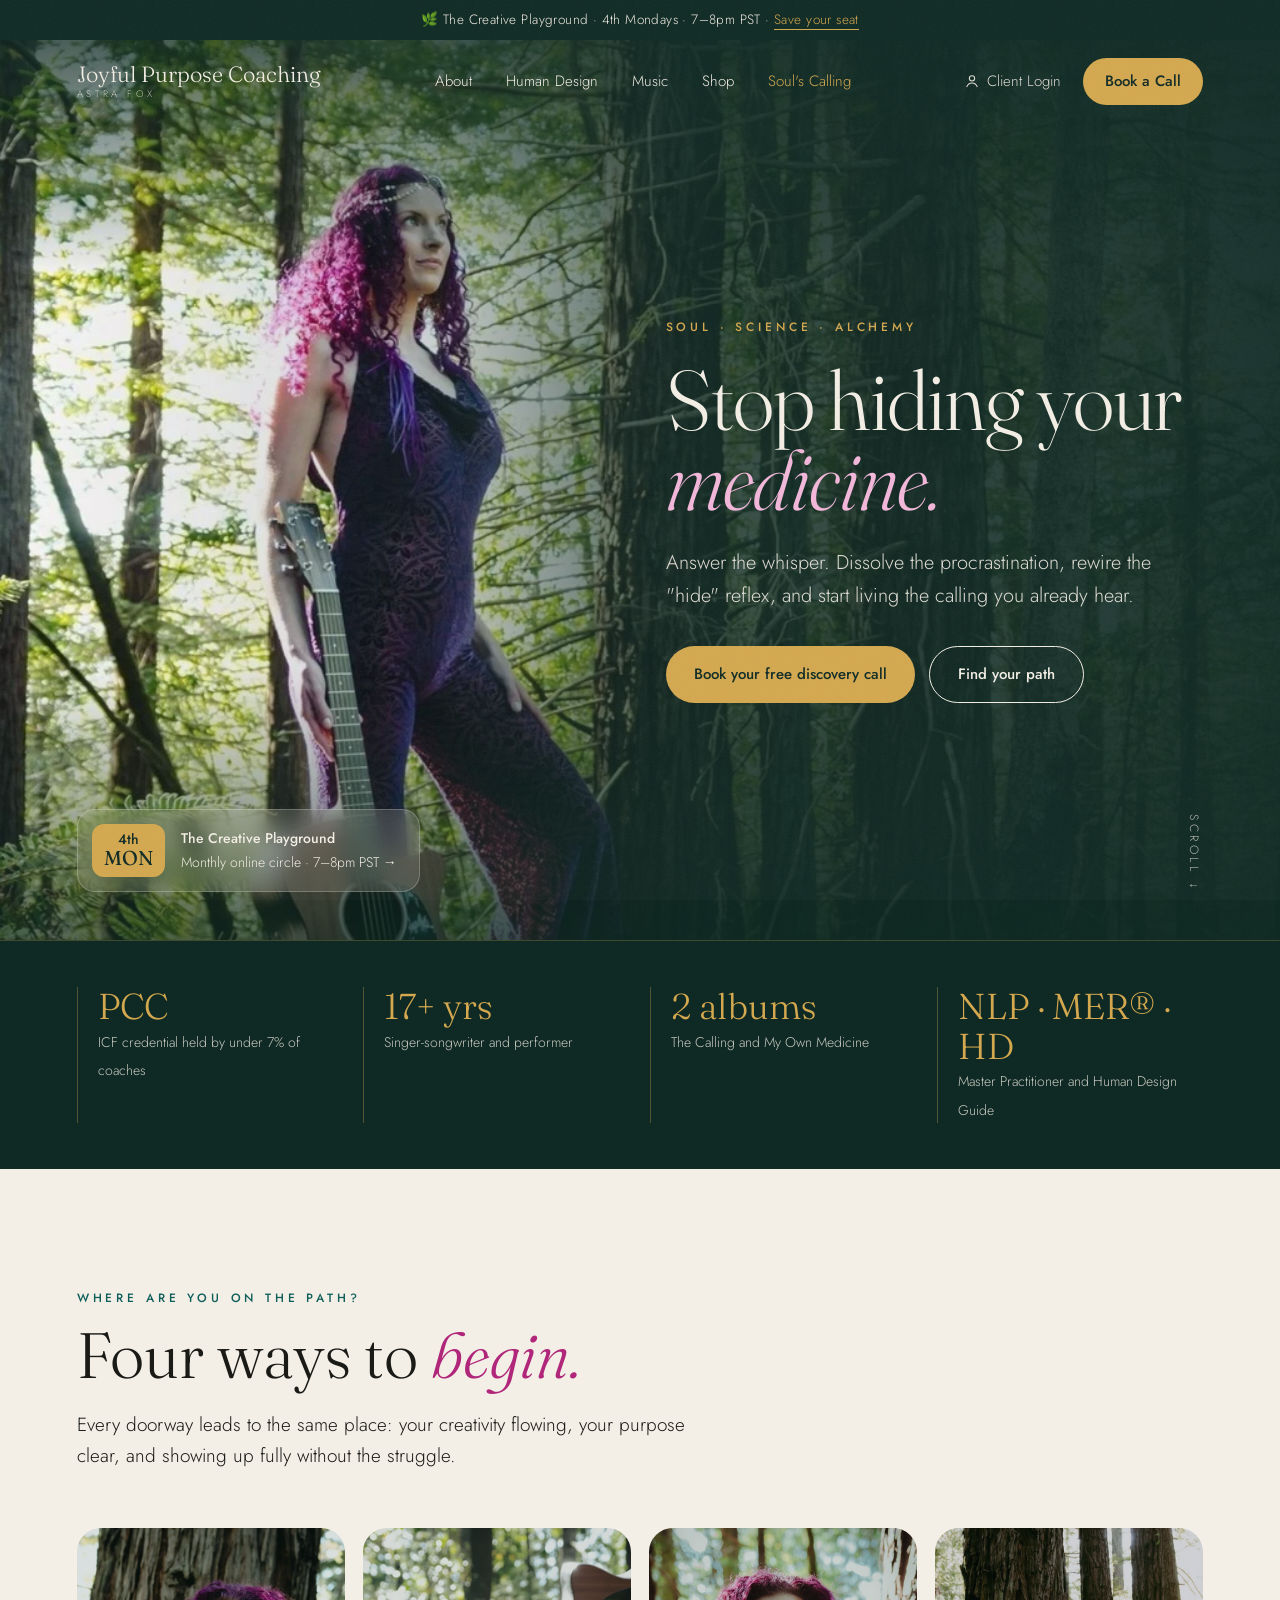
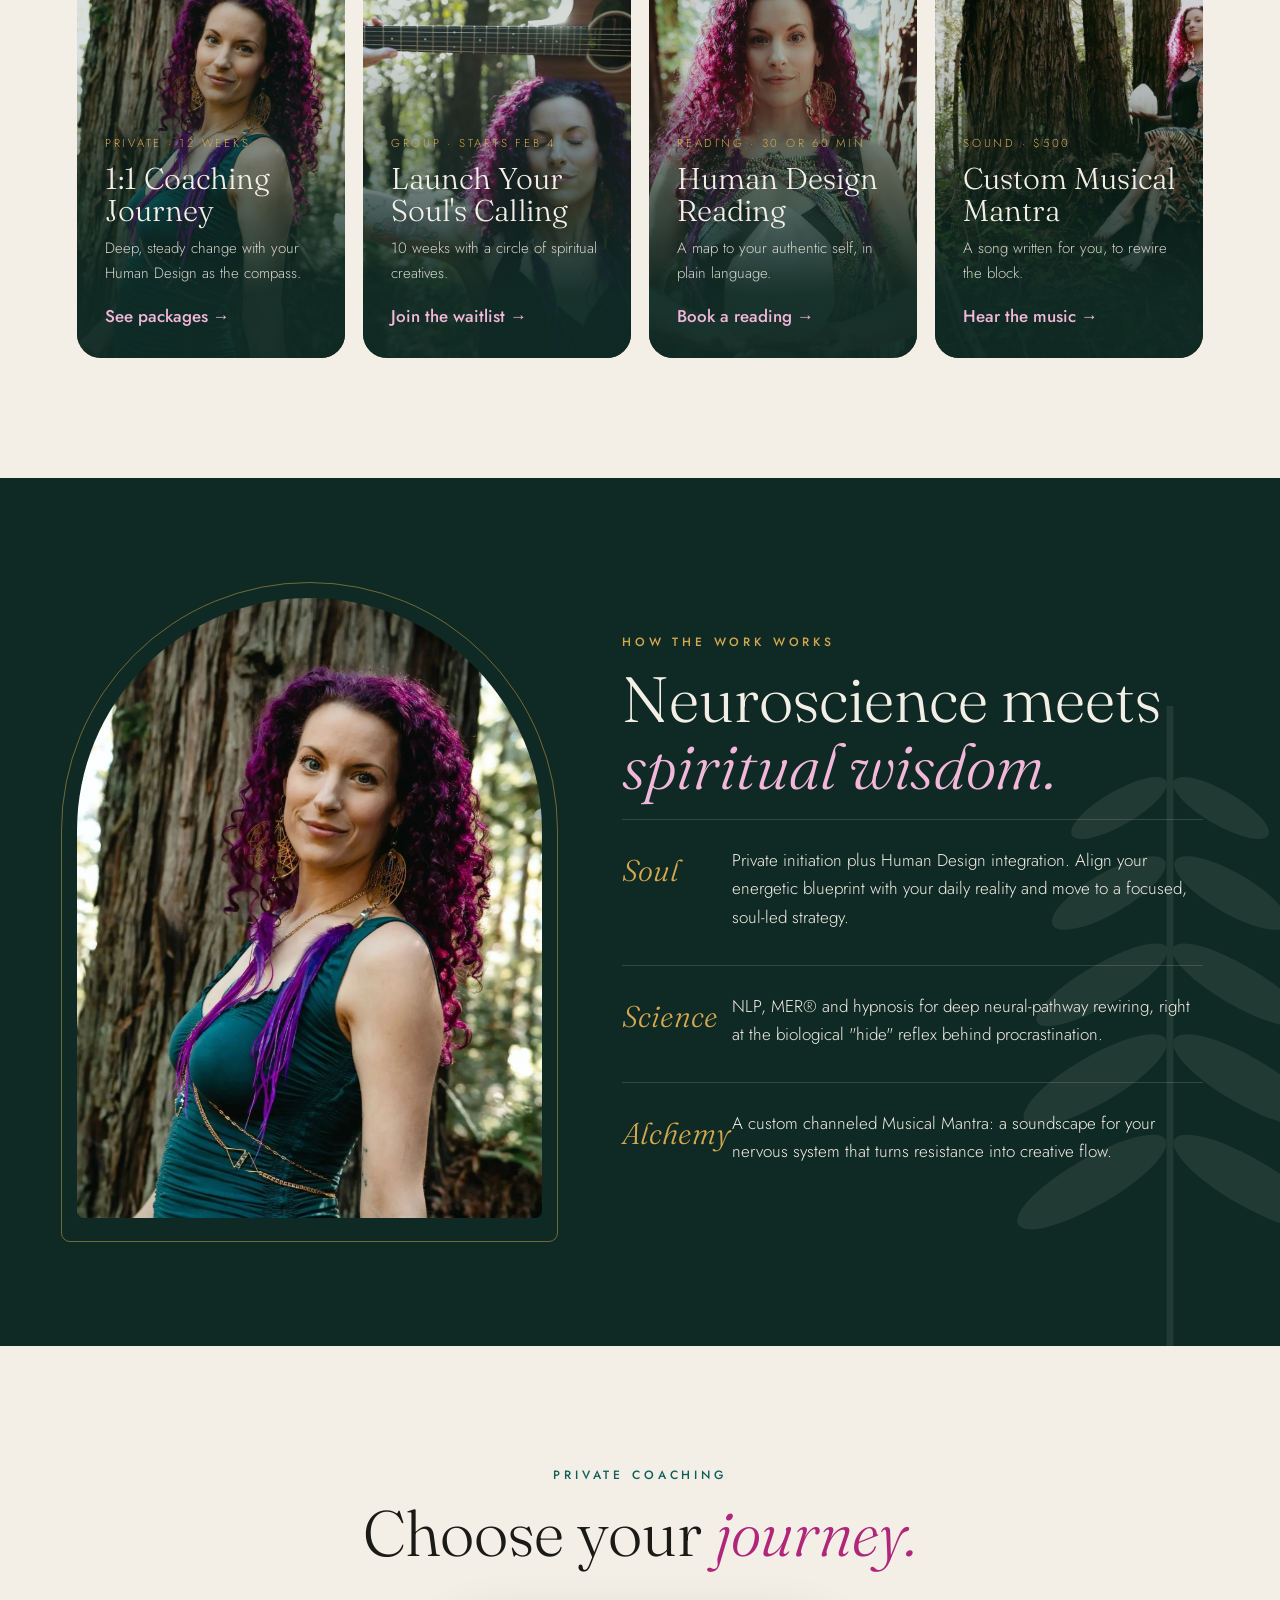
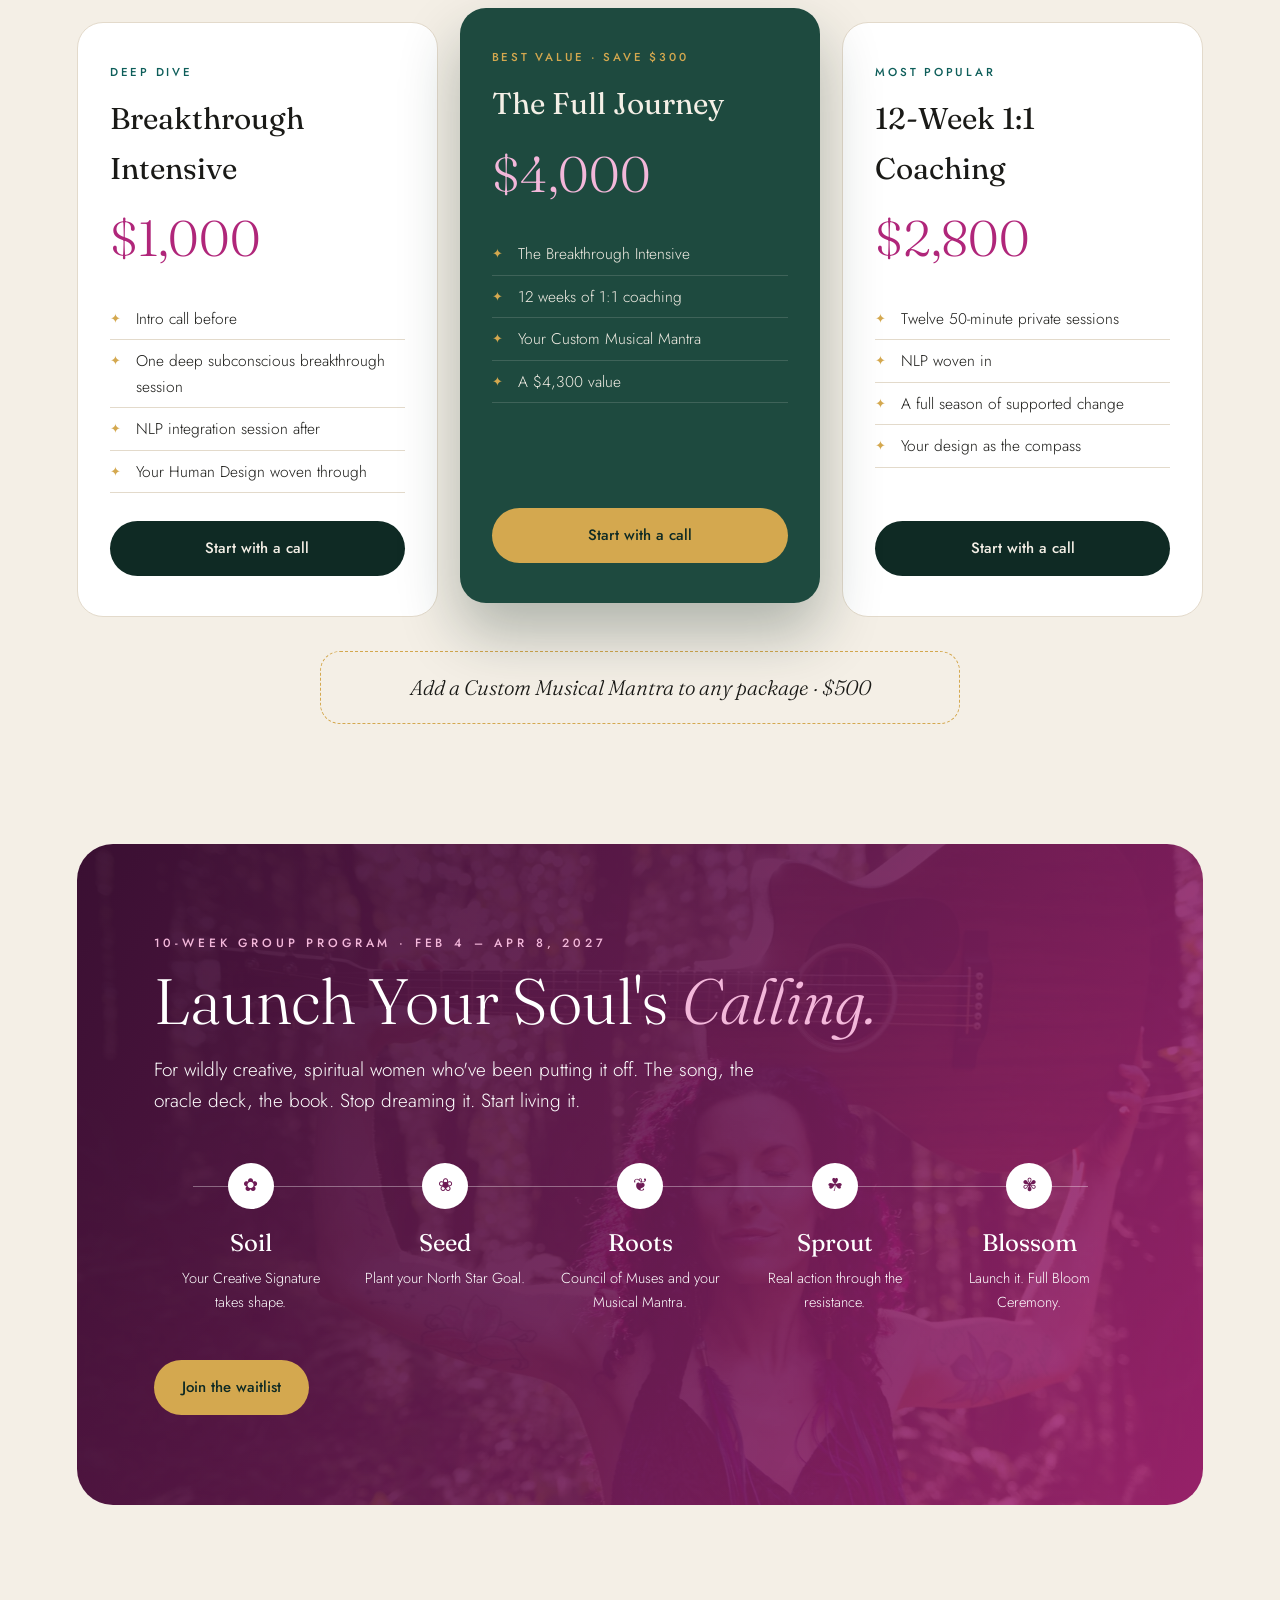
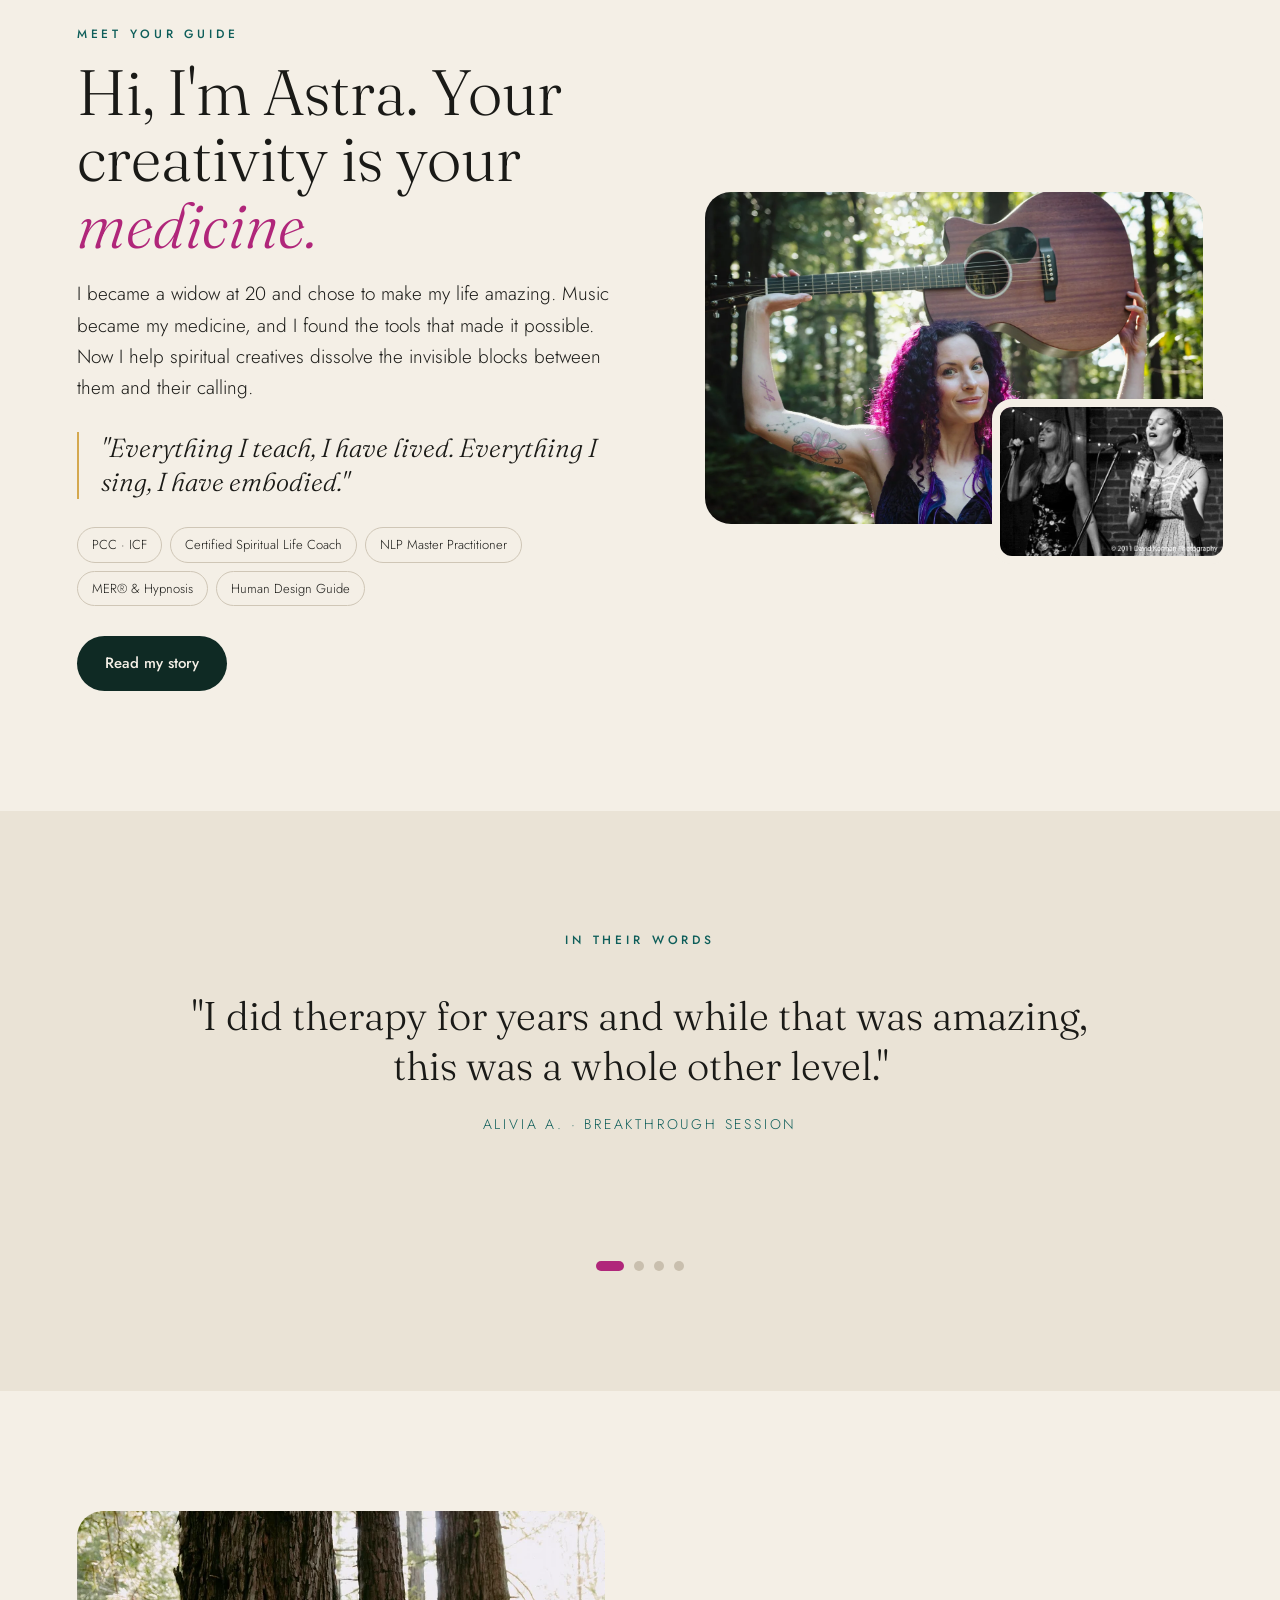
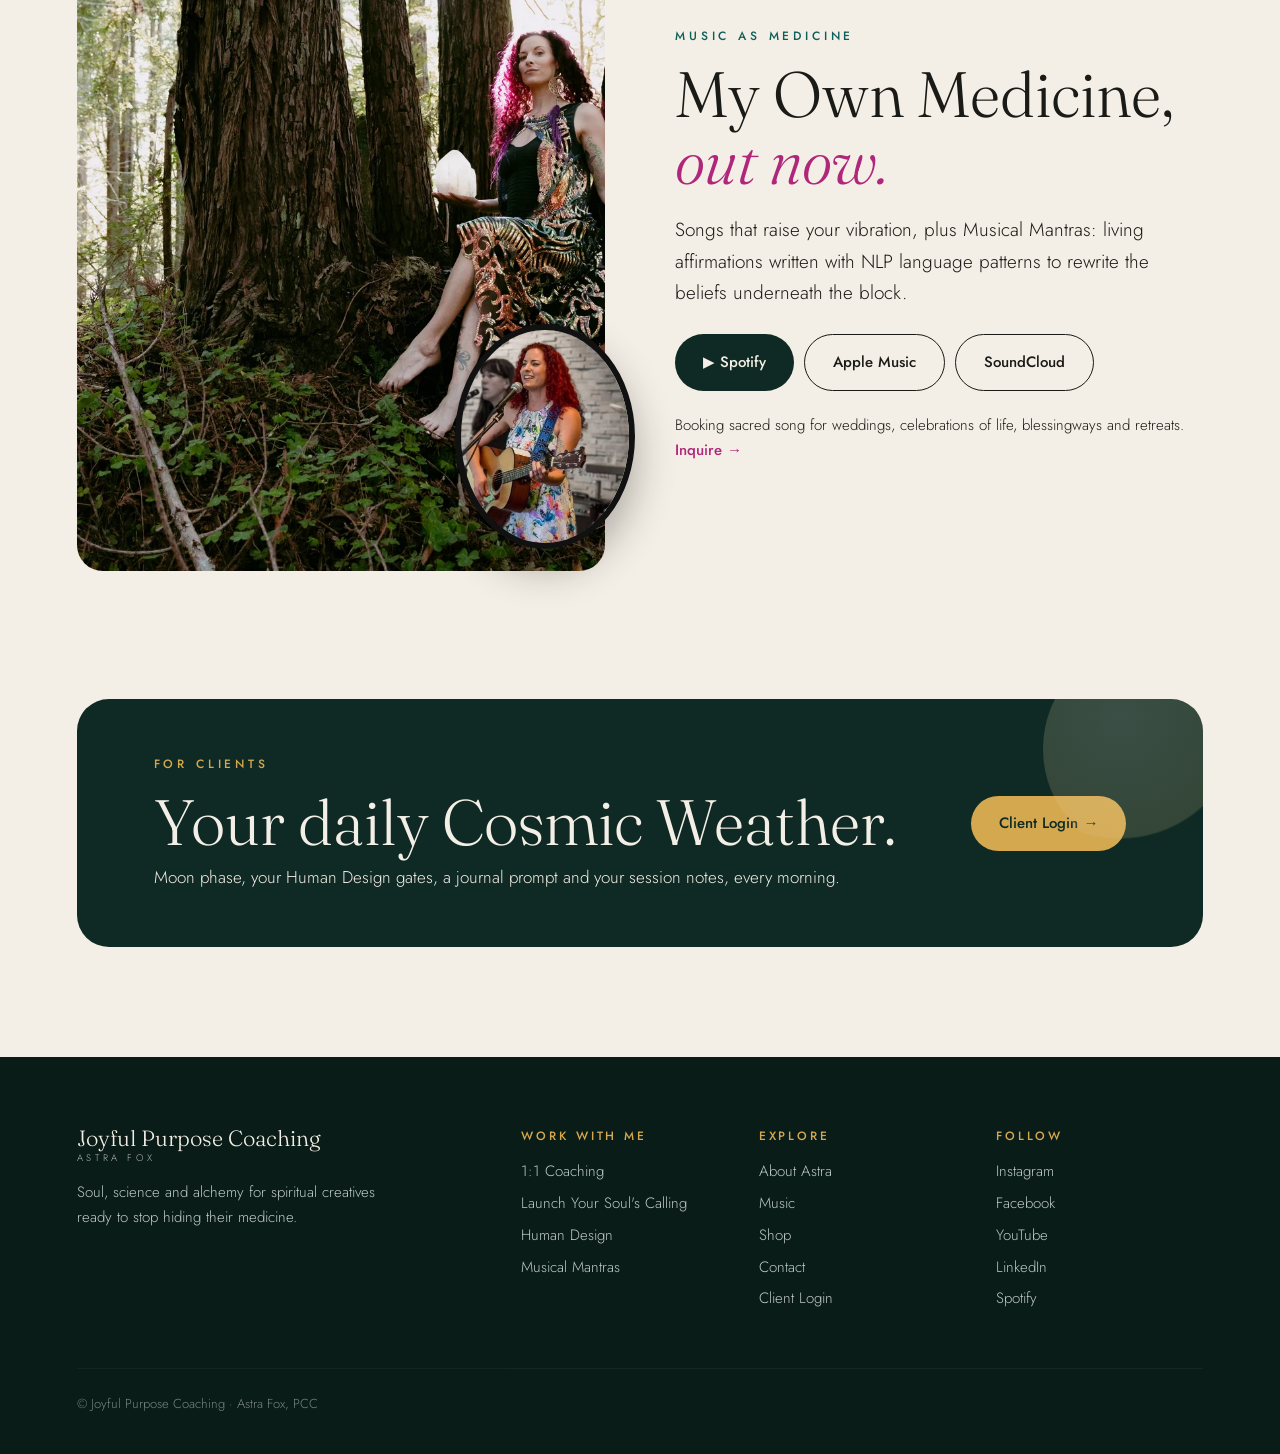
<file: mockups/2a-redwood-canopy.html>
<!doctype html>
<html lang="en">
<head>
<meta charset="utf-8">
<meta name="viewport" content="width=device-width,initial-scale=1">
<title>2A · Redwood Canopy</title>
<link href="https://fonts.googleapis.com/css2?family=Fraunces:ital,opsz,wght@0,9..144,300;0,9..144,400;1,9..144,300;1,9..144,400&family=Jost:wght@300;400;500&display=swap" rel="stylesheet">
<style>
:root{--forest:#0F2A24;--moss:#1E4A3F;--teal:#0E5E5A;--berry:#B0267A;--pink:#F3B7DA;--gold:#D4A84F;--bone:#F4EFE6;--ink:#1A1A17;--line:#E3DACB}
*{box-sizing:border-box;margin:0;padding:0}
html{scroll-behavior:smooth}
body{font-family:Jost,sans-serif;font-weight:300;color:var(--ink);background:var(--bone);font-size:17px;line-height:1.65;overflow-x:hidden}
a{color:inherit;text-decoration:none}
.grain{position:fixed;inset:0;pointer-events:none;z-index:100;opacity:.06;background-image:url("data:image/svg+xml,%3Csvg xmlns='http://www.w3.org/2000/svg' width='160' height='160'%3E%3Cfilter id='n'%3E%3CfeTurbulence type='fractalNoise' baseFrequency='.9' numOctaves='3'/%3E%3C/filter%3E%3Crect width='100%25' height='100%25' filter='url(%23n)'/%3E%3C/svg%3E")}
.eyebrow{font-size:12px;letter-spacing:.32em;text-transform:uppercase;font-weight:500;color:var(--teal)}
.h2{font-family:Fraunces,serif;font-weight:300;font-size:clamp(38px,5vw,64px);line-height:1.04;margin:14px 0 20px}
.h2 em{font-style:italic;color:var(--berry)}
.lede{font-size:19px;max-width:620px}
.btn{display:inline-flex;align-items:center;gap:8px;padding:15px 28px;border-radius:40px;font-weight:500;font-size:15px;transition:transform .2s,box-shadow .2s;white-space:nowrap}
.btn:hover{transform:translateY(-2px);box-shadow:0 10px 24px rgba(0,0,0,.18)}
.btn.g{background:var(--gold);color:var(--forest)}
.btn.f{background:var(--forest);color:var(--bone)}
.btn.o{border:1px solid currentColor}
section{padding:120px 6vw}
.reveal{opacity:0;transform:translateY(28px);transition:opacity .9s ease,transform .9s ease}
.reveal.in{opacity:1;transform:none}

/* announcement + header */
.bar{background:var(--forest);color:var(--bone);text-align:center;font-size:13.5px;padding:9px 16px;letter-spacing:.03em}
.bar a{color:var(--gold);border-bottom:1px solid var(--gold)}
header{position:fixed;left:0;right:0;top:38px;z-index:50;transition:background .35s,top .35s,box-shadow .35s}
header.solid{top:0;background:rgba(15,42,36,.94);backdrop-filter:blur(10px);box-shadow:0 6px 30px rgba(0,0,0,.2)}
.hin{display:grid;grid-template-columns:auto 1fr auto;align-items:center;gap:30px;padding:20px 6vw;color:var(--bone)}
header.solid .hin{padding:14px 6vw}
.logo{font-family:Fraunces,serif;font-size:22px;line-height:1}
.logo small{display:block;font-family:Jost;font-size:9.5px;letter-spacing:.38em;opacity:.75;margin-top:5px}
.links{display:flex;justify-content:center;gap:34px;font-size:15px}
.links a{position:relative;padding:4px 0}
.links a::after{content:"";position:absolute;left:0;right:100%;bottom:-2px;height:1px;background:var(--gold);transition:right .3s}
.links a:hover::after{right:0}
.links .soul{color:var(--gold)}
.acts{display:flex;align-items:center;gap:22px;font-size:15px}
.acts .login{display:flex;align-items:center;gap:7px;opacity:.9}
.acts .btn{padding:11px 22px}
.burger{display:none;background:none;border:0;color:inherit;cursor:pointer;width:44px;height:44px}
.burger span{display:block;height:1.5px;background:currentColor;margin:6px 10px;transition:.3s}
.drawer{position:fixed;inset:0;z-index:60;background:var(--forest);color:var(--bone);padding:100px 8vw 40px;display:flex;flex-direction:column;gap:6px;transform:translateY(-100%);transition:transform .45s ease}
.drawer.open{transform:none}
.drawer a{font-family:Fraunces,serif;font-size:34px;font-weight:300;padding:8px 0;border-bottom:1px solid rgba(244,239,230,.12)}
.drawer .btn{font-family:Jost;font-size:16px;margin-top:20px;justify-content:center;border:0}
.drawer .x{position:absolute;top:24px;right:6vw;background:none;border:0;color:inherit;font-size:30px;cursor:pointer}

/* hero: Astra left, words right */
.hero{position:relative;min-height:100vh;display:grid;grid-template-columns:1fr 1fr;align-items:center;color:var(--bone);background:var(--forest);overflow:hidden}
.hero .photo{position:absolute;inset:0;background:url(img/music1.webp) 18% 30%/cover;transform:scale(1.08);animation:drift 22s ease-in-out infinite alternate}
@keyframes drift{to{transform:scale(1.15) translate(1.5%,-1%)}}
.hero::after{content:"";position:absolute;inset:0;background:linear-gradient(90deg,rgba(15,42,36,0) 0%,rgba(15,42,36,.15) 32%,rgba(15,42,36,.82) 55%,rgba(15,42,36,.96) 100%),linear-gradient(0deg,rgba(15,42,36,.7),transparent 30%),linear-gradient(180deg,rgba(15,42,36,.75),transparent 26%)}
.hero .txt{grid-column:2;position:relative;z-index:2;padding:160px 6vw 120px 2vw;max-width:640px}
.hero .eyebrow{color:var(--gold)}
.hero h1{font-family:Fraunces,serif;font-weight:300;font-size:clamp(52px,6.6vw,104px);line-height:.95;margin:22px 0 26px;letter-spacing:-.01em}
.hero h1 em{font-style:italic;color:var(--pink)}
.hero p{font-size:20px;opacity:.9;max-width:520px}
.hero .cta{display:flex;gap:14px;flex-wrap:wrap;margin-top:34px}
.event{position:absolute;z-index:3;left:6vw;bottom:48px;display:flex;align-items:center;gap:16px;background:rgba(244,239,230,.12);backdrop-filter:blur(12px);border:1px solid rgba(244,239,230,.25);border-radius:18px;padding:14px 22px 14px 14px;font-size:14px;max-width:360px}
.event .d{background:var(--gold);color:var(--forest);border-radius:12px;padding:8px 12px;text-align:center;font-weight:500;line-height:1.1}
.event .d b{display:block;font-family:Fraunces;font-size:20px;font-weight:400}
.scroll{position:absolute;z-index:3;right:6vw;bottom:48px;font-size:12px;letter-spacing:.3em;opacity:.7;writing-mode:vertical-rl}

/* proof strip */
.proof{background:var(--forest);color:var(--bone);display:grid;grid-template-columns:repeat(4,1fr);gap:20px;padding:46px 6vw;border-top:1px solid rgba(212,168,79,.25)}
.proof div{border-left:1px solid rgba(212,168,79,.35);padding-left:20px}
.proof b{display:block;font-family:Fraunces,serif;font-weight:300;font-size:36px;color:var(--gold);line-height:1.1}
.proof span{font-size:14px;opacity:.8}

/* paths */
.paths{display:grid;grid-template-columns:repeat(4,minmax(0,1fr));gap:18px;margin-top:56px}
.path{position:relative;border-radius:24px;overflow:hidden;min-height:430px;display:flex;flex-direction:column;justify-content:flex-end;padding:28px;color:var(--bone);background-size:cover;background-position:center;isolation:isolate;transition:transform .35s}
.path::before{content:"";position:absolute;inset:0;z-index:-1;background:linear-gradient(0deg,rgba(15,42,36,.95) 15%,rgba(15,42,36,.15) 70%);transition:background .35s}
.path:hover{transform:translateY(-6px)}
.path:hover::before{background:linear-gradient(0deg,rgba(15,42,36,.97) 30%,rgba(15,42,36,.4))}
.path .k{font-size:11.5px;letter-spacing:.24em;text-transform:uppercase;color:var(--gold)}
.path h3{font-family:Fraunces,serif;font-weight:300;font-size:30px;line-height:1.05;margin:10px 0}
.path p{font-size:15px;opacity:.85}
.path .go{margin-top:16px;font-weight:500;color:var(--pink)}

/* pillars */
.pillars{background:var(--forest);color:var(--bone);display:grid;grid-template-columns:1fr 1.25fr;gap:80px;align-items:center;position:relative;overflow:hidden}
.pillars .eyebrow{color:var(--gold)}
.pillars .h2 em{color:var(--pink)}
.arch{position:relative}
.arch img{width:100%;border-radius:999px 999px 28px 28px;aspect-ratio:3/4;object-fit:cover;object-position:center 20%}
.arch::before{content:"";position:absolute;inset:-16px;border:1px solid rgba(212,168,79,.5);border-radius:999px 999px 36px 36px}
.pl{display:grid;gap:8px;margin-top:20px}
.pl div{display:grid;grid-template-columns:90px 1fr;gap:20px;border-top:1px solid rgba(244,239,230,.15);padding:26px 0}
.pl h3{font-family:Fraunces,serif;font-style:italic;font-weight:300;font-size:30px;color:var(--gold)}
.fern{position:absolute;right:-60px;bottom:-40px;width:340px;opacity:.08}

/* pricing */
.cards{display:grid;grid-template-columns:repeat(3,minmax(0,1fr));gap:22px;margin-top:56px;align-items:stretch}
.card{border-radius:26px;padding:40px 32px;background:#fff;border:1px solid var(--line);display:flex;flex-direction:column}
.card .tag{font-size:11.5px;letter-spacing:.24em;color:var(--teal);text-transform:uppercase;font-weight:500}
.card h3{font-family:Fraunces,serif;font-weight:400;font-size:30px;margin:12px 0 4px}
.card .amt{font-family:Fraunces,serif;font-size:50px;font-weight:300;color:var(--berry)}
.card ul{list-style:none;margin:18px 0 28px;flex:1;font-size:15.5px}
.card li{padding:8px 0 8px 26px;border-bottom:1px solid var(--line);position:relative}
.card li::before{content:"✦";position:absolute;left:0;color:var(--gold);font-size:13px;top:10px}
.card .btn{justify-content:center}
.card.best{background:var(--moss);color:var(--bone);border:0;box-shadow:0 30px 60px rgba(15,42,36,.3);transform:translateY(-14px)}
.card.best .tag{color:var(--gold)}.card.best .amt{color:var(--pink)}
.card.best li{border-color:rgba(244,239,230,.15)}
.addon{margin:34px auto 0;max-width:640px;text-align:center;border:1px dashed var(--gold);border-radius:20px;padding:18px;font-family:Fraunces,serif;font-style:italic;font-size:21px}

/* launch */
.launch{position:relative;margin:0 6vw;border-radius:36px;overflow:hidden;color:#fff;background:linear-gradient(120deg,rgba(59,15,51,.96),rgba(110,27,85,.9) 55%,rgba(176,38,122,.85)),url(img/music2.webp) center/cover;padding:90px 6vw}
.launch .eyebrow{color:var(--pink)}
.launch .h2 em{color:var(--pink)}
.phases{display:grid;grid-template-columns:repeat(5,minmax(0,1fr));gap:0;margin:46px 0;position:relative}
.phases::before{content:"";position:absolute;left:4%;right:4%;top:23px;height:1px;background:rgba(255,255,255,.35)}
.phases div{position:relative;padding:0 14px;font-size:14.5px;text-align:center}
.phases i{display:grid;place-items:center;width:46px;height:46px;margin:0 auto 14px;border-radius:50%;background:#fff;color:#6E1B55;font-style:normal;font-size:18px;position:relative}
.phases b{display:block;font-family:Fraunces,serif;font-weight:400;font-size:24px;margin-bottom:4px}

/* about */
.about{display:grid;grid-template-columns:1.1fr 1fr;gap:80px;align-items:center}
.about .stack{position:relative}
.about .stack img{width:100%;border-radius:26px;display:block}
.about .stack img+img{position:absolute;width:48%;right:-28px;bottom:-40px;border:8px solid var(--bone);border-radius:20px}
.creds{display:flex;flex-wrap:wrap;gap:8px;margin-top:26px}
.creds span{font-size:13px;border:1px solid #cfc6b6;border-radius:30px;padding:6px 14px}
.quote{font-family:Fraunces,serif;font-style:italic;font-weight:300;font-size:26px;line-height:1.3;border-left:2px solid var(--gold);padding-left:22px;margin:28px 0}

/* testimonials slider */
.tests{background:#EAE3D6;text-align:center}
.slider{position:relative;max-width:900px;margin:40px auto 0;min-height:250px}
.slide{position:absolute;inset:0;opacity:0;transition:opacity .8s;pointer-events:none}
.slide.on{opacity:1;pointer-events:auto}
.slide p{font-family:Fraunces,serif;font-weight:300;font-size:clamp(26px,3.2vw,40px);line-height:1.25}
.slide span{display:block;margin-top:22px;font-size:14px;letter-spacing:.2em;text-transform:uppercase;color:var(--teal)}
.dots{display:flex;gap:10px;justify-content:center;margin-top:20px}
.dots button{width:10px;height:10px;border-radius:50%;border:0;background:#c9bfae;cursor:pointer}
.dots button.on{background:var(--berry);width:28px;border-radius:10px}

/* music */
.music{display:grid;grid-template-columns:1fr 1fr;gap:70px;align-items:center}
.music .vis{position:relative}
.music .vis img{width:100%;border-radius:26px;aspect-ratio:4/5;object-fit:cover}
.music .vis .rec{position:absolute;right:-30px;bottom:30px;width:180px;border-radius:50%;box-shadow:0 20px 40px rgba(0,0,0,.3);animation:spin 14s linear infinite;border:6px solid #111}
@keyframes spin{to{transform:rotate(360deg)}}
.plats{display:flex;gap:10px;flex-wrap:wrap;margin-top:26px}

/* app + footer */
.app{margin:0 6vw 110px;border-radius:32px;background:var(--forest);color:var(--bone);padding:56px 6vw;display:grid;grid-template-columns:1.4fr auto;gap:30px;align-items:center;position:relative;overflow:hidden}
.app .eyebrow{color:var(--gold)}
.app .moon{position:absolute;right:-60px;top:-60px;width:220px;height:220px;border-radius:50%;background:radial-gradient(circle at 35% 35%,#fff7e0,#d9c48e 60%,transparent 61%);opacity:.18}
footer{background:#0A1C18;color:#bfc9c4;padding:70px 6vw 40px;font-size:15px}
.fgrid{display:grid;grid-template-columns:2fr 1fr 1fr 1fr;gap:30px}
footer h4{color:var(--gold);font-weight:500;margin-bottom:12px;font-size:12px;letter-spacing:.24em}
footer a{display:block;margin-bottom:7px}
footer a:hover{color:var(--bone)}
.legal{border-top:1px solid rgba(255,255,255,.08);margin-top:50px;padding-top:24px;font-size:13px;opacity:.6}

@media(max-width:1150px){.links,.acts .login{display:none}.burger{display:block}}
@media(max-width:900px){
 .hero{grid-template-columns:1fr;min-height:auto}
 .hero .photo{position:relative;height:62vh;transform:none;animation:none;background-position:22% 30%}
 .hero::after{background:linear-gradient(0deg,var(--forest) 30%,rgba(15,42,36,0) 42%),linear-gradient(180deg,rgba(15,42,36,.8),transparent 14%)}
 .hero .txt{grid-column:1;padding:0 6vw 60px;margin-top:24px}
 .event{position:relative;left:auto;bottom:auto;margin:0 6vw 40px;z-index:3}
 .scroll{display:none}
 .proof{grid-template-columns:1fr 1fr}
 .paths{grid-template-columns:1fr 1fr}.cards,.phases{grid-template-columns:1fr}
 .phases::before{display:none}.phases div{text-align:left;display:grid;grid-template-columns:46px 1fr;gap:16px;padding:10px 0}.phases i{margin:0}
 .card.best{transform:none}
 .pillars,.about,.music,.app{grid-template-columns:1fr}
 .about .stack img+img{right:10px}
 .music .vis .rec{right:10px;width:130px}
 .music{overflow:hidden}
 .fgrid{grid-template-columns:1fr 1fr}
}
@media(max-width:560px){.hide-s{display:none}.paths{grid-template-columns:1fr}.path{min-height:340px}.pl div{grid-template-columns:1fr;gap:4px}.acts .btn{display:none}}
</style>
</head>
<body>
<div class="grain"></div>
<div class="bar">🌿 The Creative Playground<span class="hide-s"> · 4th Mondays · 7–8pm PST</span> · <a href="https://www.eventbrite.com/e/the-creative-playground-tickets-1986926631040">Save your seat</a></div>

<header id="hdr"><div class="hin">
<a class="logo" href="#">Joyful Purpose Coaching<small>ASTRA FOX</small></a>
<nav class="links"><a href="#">About</a><a href="#">Human Design</a><a href="#music">Music</a><a href="#">Shop</a><a class="soul" href="https://launchyoursoulscalling.com/">Soul's Calling</a></nav>
<div class="acts">
<a class="login" href="https://jcisit.github.io/cosmic-weather/"><svg width="16" height="16" viewBox="0 0 24 24" fill="none" stroke="currentColor" stroke-width="1.6"><circle cx="12" cy="8" r="4"/><path d="M4 21c1.5-4 4.5-6 8-6s6.5 2 8 6"/></svg>Client Login</a>
<a class="btn g" href="https://calendly.com/astrafox/discoverycall">Book a Call</a>
<button class="burger" aria-label="Menu" onclick="drawer.classList.add('open')"><span></span><span></span><span></span></button>
</div>
</div></header>
<div class="drawer" id="drawer">
<button class="x" onclick="drawer.classList.remove('open')" aria-label="Close">×</button>
<a href="#">About Astra</a><a href="#">Human Design</a><a href="#music">Music</a><a href="#">Shop</a><a href="https://launchyoursoulscalling.com/">Launch Your Soul's Calling</a><a href="https://jcisit.github.io/cosmic-weather/">Client Login</a>
<a class="btn g" href="https://calendly.com/astrafox/discoverycall">Book your free discovery call</a>
</div>

<section class="hero" style="padding:0">
<div class="photo" role="img" aria-label="Astra Fox with her guitar in the redwoods"></div>
<div class="txt">
<div class="eyebrow">Soul · Science · Alchemy</div>
<h1>Stop hiding your <em>medicine.</em></h1>
<p>Answer the whisper. Dissolve the procrastination, rewire the "hide" reflex, and start living the calling you already hear.</p>
<div class="cta"><a class="btn g" href="https://calendly.com/astrafox/discoverycall">Book your free discovery call</a><a class="btn o" href="#paths">Find your path</a></div>
</div>
<a class="event" href="https://www.eventbrite.com/e/the-creative-playground-tickets-1986926631040"><span class="d">4th<b>MON</b></span><span><b style="font-weight:500">The Creative Playground</b><br>Monthly online circle · 7–8pm PST →</span></a>
<div class="scroll">SCROLL ↓</div>
</section>

<div class="proof">
<div><b>PCC</b><span>ICF credential held by under 7% of coaches</span></div>
<div><b>17+ yrs</b><span>Singer-songwriter and performer</span></div>
<div><b>2 albums</b><span>The Calling and My Own Medicine</span></div>
<div><b>NLP · MER® · HD</b><span>Master Practitioner and Human Design Guide</span></div>
</div>

<section id="paths">
<div class="reveal">
<div class="eyebrow">Where are you on the path?</div>
<h2 class="h2">Four ways to <em>begin.</em></h2>
<p class="lede">Every doorway leads to the same place: your creativity flowing, your purpose clear, and showing up fully without the struggle.</p>
</div>
<div class="paths reveal">
<a class="path" style="background-image:url(img/astra-home.webp)" href="#coaching"><span class="k">Private · 12 weeks</span><h3>1:1 Coaching Journey</h3><p>Deep, steady change with your Human Design as the compass.</p><span class="go">See packages →</span></a>
<a class="path" style="background-image:url(img/music2.webp)" href="https://launchyoursoulscalling.com/"><span class="k">Group · Starts Feb 4</span><h3>Launch Your Soul's Calling</h3><p>10 weeks with a circle of spiritual creatives.</p><span class="go">Join the waitlist →</span></a>
<a class="path" style="background-image:url(img/astra-portrait.webp)" href="https://calendly.com/astrafox/human-design"><span class="k">Reading · 30 or 60 min</span><h3>Human Design Reading</h3><p>A map to your authentic self, in plain language.</p><span class="go">Book a reading →</span></a>
<a class="path" style="background-image:url(img/music3.webp)" href="#music"><span class="k">Sound · $500</span><h3>Custom Musical Mantra</h3><p>A song written for you, to rewire the block.</p><span class="go">Hear the music →</span></a>
</div>
</section>

<section class="pillars">
<div class="arch reveal"><img src="img/astra-home.webp" alt="Astra Fox among the redwoods"></div>
<div class="reveal">
<div class="eyebrow">How the work works</div>
<h2 class="h2">Neuroscience meets <em>spiritual wisdom.</em></h2>
<div class="pl">
<div><h3>Soul</h3><p>Private initiation plus Human Design integration. Align your energetic blueprint with your daily reality and move to a focused, soul-led strategy.</p></div>
<div><h3>Science</h3><p>NLP, MER® and hypnosis for deep neural-pathway rewiring, right at the biological "hide" reflex behind procrastination.</p></div>
<div><h3>Alchemy</h3><p>A custom channeled Musical Mantra: a soundscape for your nervous system that turns resistance into creative flow.</p></div>
</div>
</div>
<svg class="fern" viewBox="0 0 100 200" fill="#F4EFE6"><path d="M50 200C50 120 50 60 50 0" stroke="#F4EFE6" stroke-width="2"/><g id="l"><ellipse cx="35" cy="30" rx="16" ry="5" transform="rotate(-30 35 30)"/><ellipse cx="32" cy="55" rx="19" ry="6" transform="rotate(-30 32 55)"/><ellipse cx="30" cy="82" rx="22" ry="6" transform="rotate(-30 30 82)"/><ellipse cx="28" cy="110" rx="24" ry="7" transform="rotate(-30 28 110)"/><ellipse cx="27" cy="140" rx="25" ry="7" transform="rotate(-30 27 140)"/></g><use href="#l" transform="matrix(-1 0 0 1 100 0)"/></svg>
</section>

<section id="coaching">
<div class="reveal" style="text-align:center"><div class="eyebrow">Private coaching</div><h2 class="h2">Choose your <em>journey.</em></h2></div>
<div class="cards reveal">
<div class="card"><span class="tag">Deep dive</span><h3>Breakthrough Intensive</h3><div class="amt">$1,000</div><ul><li>Intro call before</li><li>One deep subconscious breakthrough session</li><li>NLP integration session after</li><li>Your Human Design woven through</li></ul><a class="btn f" href="https://calendly.com/astrafox/discoverycall">Start with a call</a></div>
<div class="card best"><span class="tag">Best value · save $300</span><h3>The Full Journey</h3><div class="amt">$4,000</div><ul><li>The Breakthrough Intensive</li><li>12 weeks of 1:1 coaching</li><li>Your Custom Musical Mantra</li><li>A $4,300 value</li></ul><a class="btn g" href="https://calendly.com/astrafox/discoverycall">Start with a call</a></div>
<div class="card"><span class="tag">Most popular</span><h3>12-Week 1:1 Coaching</h3><div class="amt">$2,800</div><ul><li>Twelve 50-minute private sessions</li><li>NLP woven in</li><li>A full season of supported change</li><li>Your design as the compass</li></ul><a class="btn f" href="https://calendly.com/astrafox/discoverycall">Start with a call</a></div>
</div>
<p class="addon reveal">Add a Custom Musical Mantra to any package · $500</p>
</section>

<div class="launch reveal">
<div class="eyebrow">10-week group program · Feb 4 – Apr 8, 2027</div>
<h2 class="h2">Launch Your Soul's <em>Calling.</em></h2>
<p class="lede">For wildly creative, spiritual women who've been putting it off. The song, the oracle deck, the book. Stop dreaming it. Start living it.</p>
<div class="phases">
<div><i>✿</i><span><b>Soil</b>Your Creative Signature takes shape.</span></div>
<div><i>❀</i><span><b>Seed</b>Plant your North Star Goal.</span></div>
<div><i>❦</i><span><b>Roots</b>Council of Muses and your Musical Mantra.</span></div>
<div><i>☘</i><span><b>Sprout</b>Real action through the resistance.</span></div>
<div><i>✾</i><span><b>Blossom</b>Launch it. Full Bloom Ceremony.</span></div>
</div>
<a class="btn g" href="https://launchyoursoulscalling.com/">Join the waitlist</a>
</div>

<section class="about">
<div class="reveal">
<div class="eyebrow">Meet your guide</div>
<h2 class="h2">Hi, I'm Astra. Your creativity is your <em>medicine.</em></h2>
<p class="lede">I became a widow at 20 and chose to make my life amazing. Music became my medicine, and I found the tools that made it possible. Now I help spiritual creatives dissolve the invisible blocks between them and their calling.</p>
<p class="quote">"Everything I teach, I have lived. Everything I sing, I have embodied."</p>
<div class="creds"><span>PCC · ICF</span><span>Certified Spiritual Life Coach</span><span>NLP Master Practitioner</span><span>MER® &amp; Hypnosis</span><span>Human Design Guide</span></div>
<div style="margin-top:30px"><a class="btn f" href="#">Read my story</a></div>
</div>
<div class="stack reveal"><img src="img/astra-about1.webp" alt="Astra holding her guitar overhead"><img src="img/performing.webp" alt="Astra performing"></div>
</section>

<section class="tests">
<div class="eyebrow">In their words</div>
<div class="slider" id="slider">
<div class="slide on"><p>"I did therapy for years and while that was amazing, this was a whole other level."</p><span>Alivia A. · Breakthrough Session</span></div>
<div class="slide"><p>"She has helped me move through so many subconscious roadblocks, in such a short amount of time!"</p><span>Marci H. · 1:1 Coaching</span></div>
<div class="slide"><p>"The song is beautiful and brought tears to my eyes. I felt so seen and understood."</p><span>Sarah I. · Musical Mantra</span></div>
<div class="slide"><p>"I walked away with greater clarity, emotional freedom, and a renewed sense of alignment."</p><span>Jeannine S. · 12-Week Coaching</span></div>
</div>
<div class="dots" id="dots"></div>
</section>

<section class="music" id="music">
<div class="vis reveal"><img src="img/music3.webp" alt="Astra performing in the forest"><img class="rec" src="img/album-calling.webp" alt="Album art"></div>
<div class="reveal">
<div class="eyebrow">Music as medicine</div>
<h2 class="h2">My Own Medicine, <em>out now.</em></h2>
<p class="lede">Songs that raise your vibration, plus Musical Mantras: living affirmations written with NLP language patterns to rewrite the beliefs underneath the block.</p>
<div class="plats"><a class="btn f" href="https://open.spotify.com/album/7DkC7wJwmvpe9KzK2PD7x6">▶ Spotify</a><a class="btn o" href="https://music.apple.com/us/album/the-calling/1127671157">Apple Music</a><a class="btn o" href="https://soundcloud.com/joyfullyastrafox">SoundCloud</a></div>
<p style="margin-top:22px;font-size:15px">Booking sacred song for weddings, celebrations of life, blessingways and retreats. <a href="#" style="color:var(--berry);font-weight:500">Inquire →</a></p>
</div>
</section>

<div class="app reveal">
<div class="moon"></div>
<div><div class="eyebrow">For clients</div><h2 class="h2" style="margin-bottom:8px">Your daily Cosmic Weather.</h2><p>Moon phase, your Human Design gates, a journal prompt and your session notes, every morning.</p></div>
<a class="btn g" href="https://jcisit.github.io/cosmic-weather/">Client Login →</a>
</div>

<footer>
<div class="fgrid">
<div><div class="logo" style="color:var(--bone)">Joyful Purpose Coaching<small>ASTRA FOX</small></div><p style="margin-top:16px;max-width:300px">Soul, science and alchemy for spiritual creatives ready to stop hiding their medicine.</p></div>
<div><h4>WORK WITH ME</h4><a href="#coaching">1:1 Coaching</a><a href="https://launchyoursoulscalling.com/">Launch Your Soul's Calling</a><a href="#">Human Design</a><a href="#music">Musical Mantras</a></div>
<div><h4>EXPLORE</h4><a href="#">About Astra</a><a href="#music">Music</a><a href="#">Shop</a><a href="#">Contact</a><a href="https://jcisit.github.io/cosmic-weather/">Client Login</a></div>
<div><h4>FOLLOW</h4><a href="https://www.instagram.com/joyfulpurposecoaching/">Instagram</a><a href="https://www.facebook.com/joyfulpurposecoaching/">Facebook</a><a href="https://www.youtube.com/@joyfulpurposecoaching">YouTube</a><a href="https://www.linkedin.com/in/astra-fox/">LinkedIn</a><a href="https://open.spotify.com/album/7DkC7wJwmvpe9KzK2PD7x6">Spotify</a></div>
</div>
<div class="legal">© Joyful Purpose Coaching · Astra Fox, PCC</div>
</footer>

<script>
const hdr=document.getElementById('hdr');addEventListener('scroll',()=>hdr.classList.toggle('solid',scrollY>40),{passive:true});
document.querySelectorAll('.drawer a').forEach(a=>a.onclick=()=>drawer.classList.remove('open'));
const io=new IntersectionObserver(es=>es.forEach(e=>{if(e.isIntersecting){e.target.classList.add('in');io.unobserve(e.target)}}),{threshold:.12});
document.querySelectorAll('.reveal').forEach(el=>io.observe(el));
const slides=[...document.querySelectorAll('.slide')],dots=document.getElementById('dots');let cur=0;
slides.forEach((_,i)=>{const b=document.createElement('button');b.setAttribute('aria-label','Testimonial '+(i+1));b.onclick=()=>go(i);dots.appendChild(b)});
function go(i){slides[cur].classList.remove('on');dots.children[cur].classList.remove('on');cur=i;slides[cur].classList.add('on');dots.children[cur].classList.add('on')}
go(0);setInterval(()=>go((cur+1)%slides.length),6500);
</script>
</body>
</html>
</file>
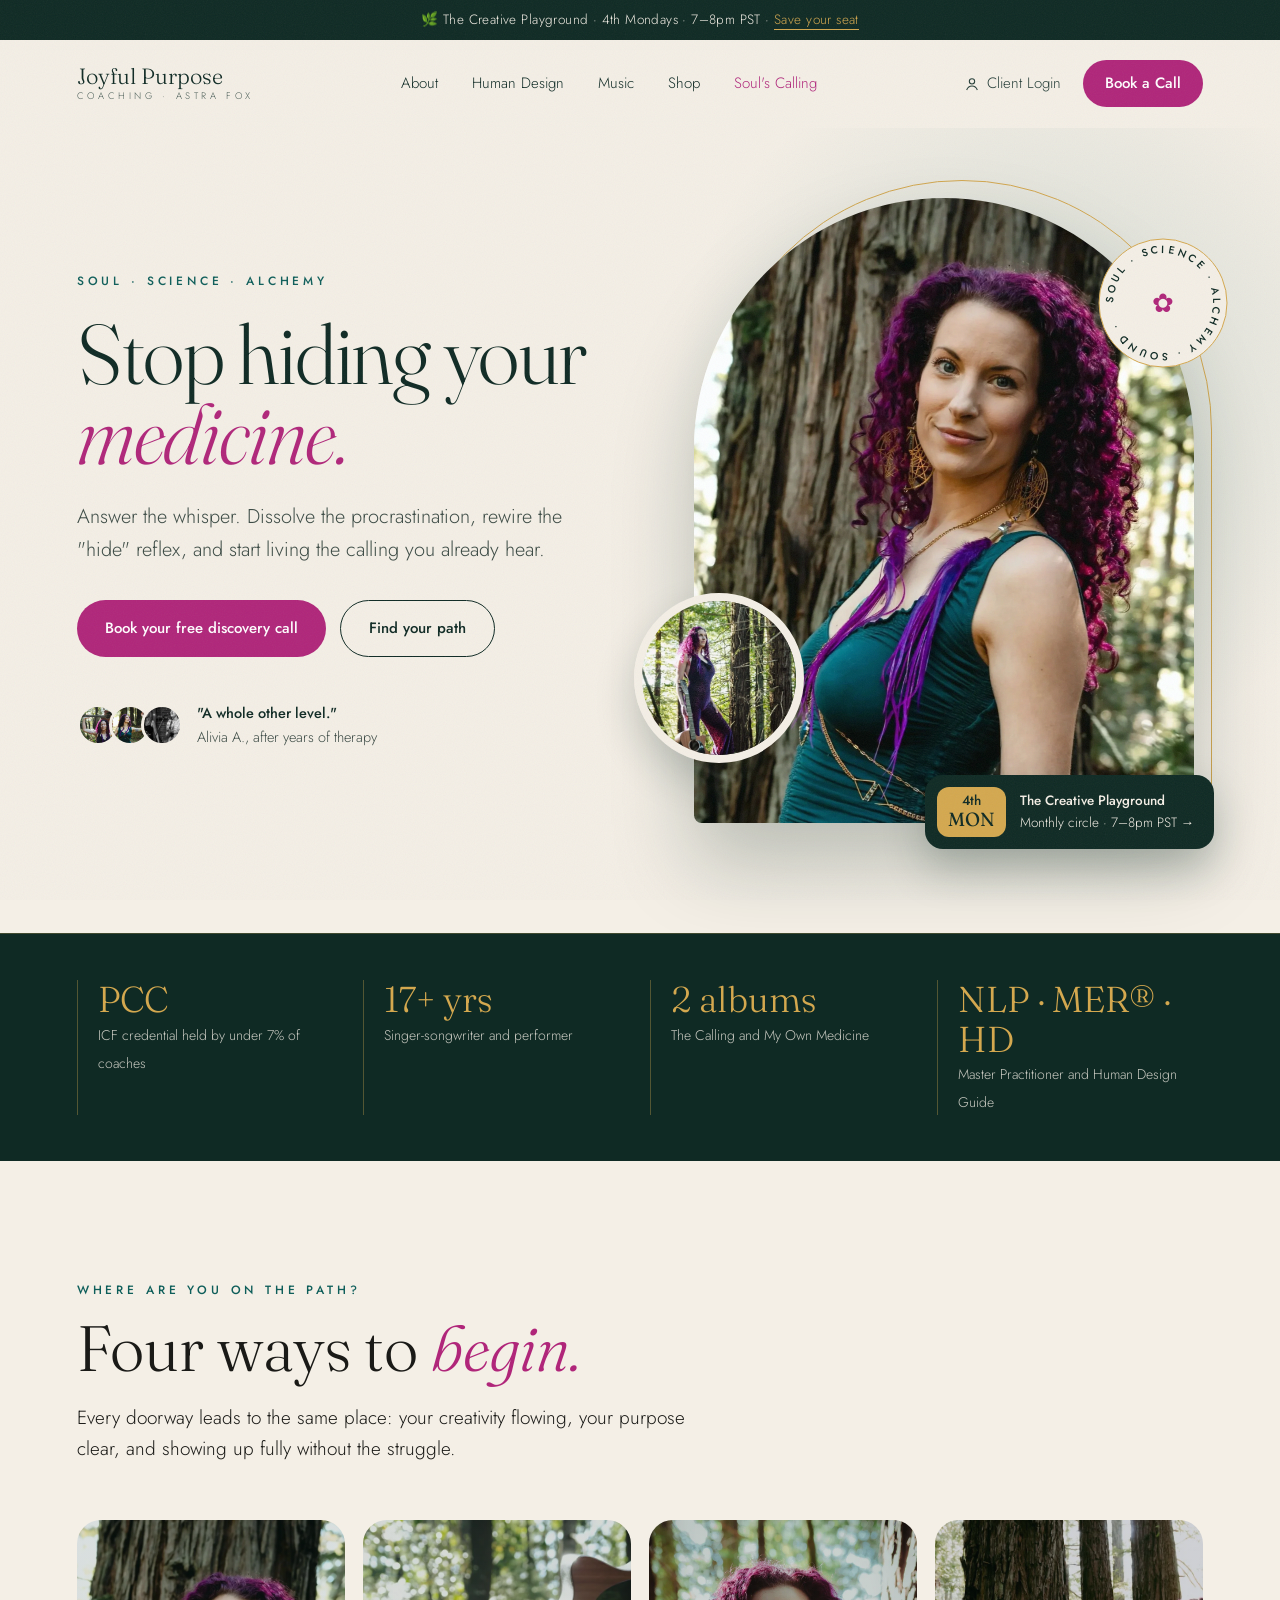
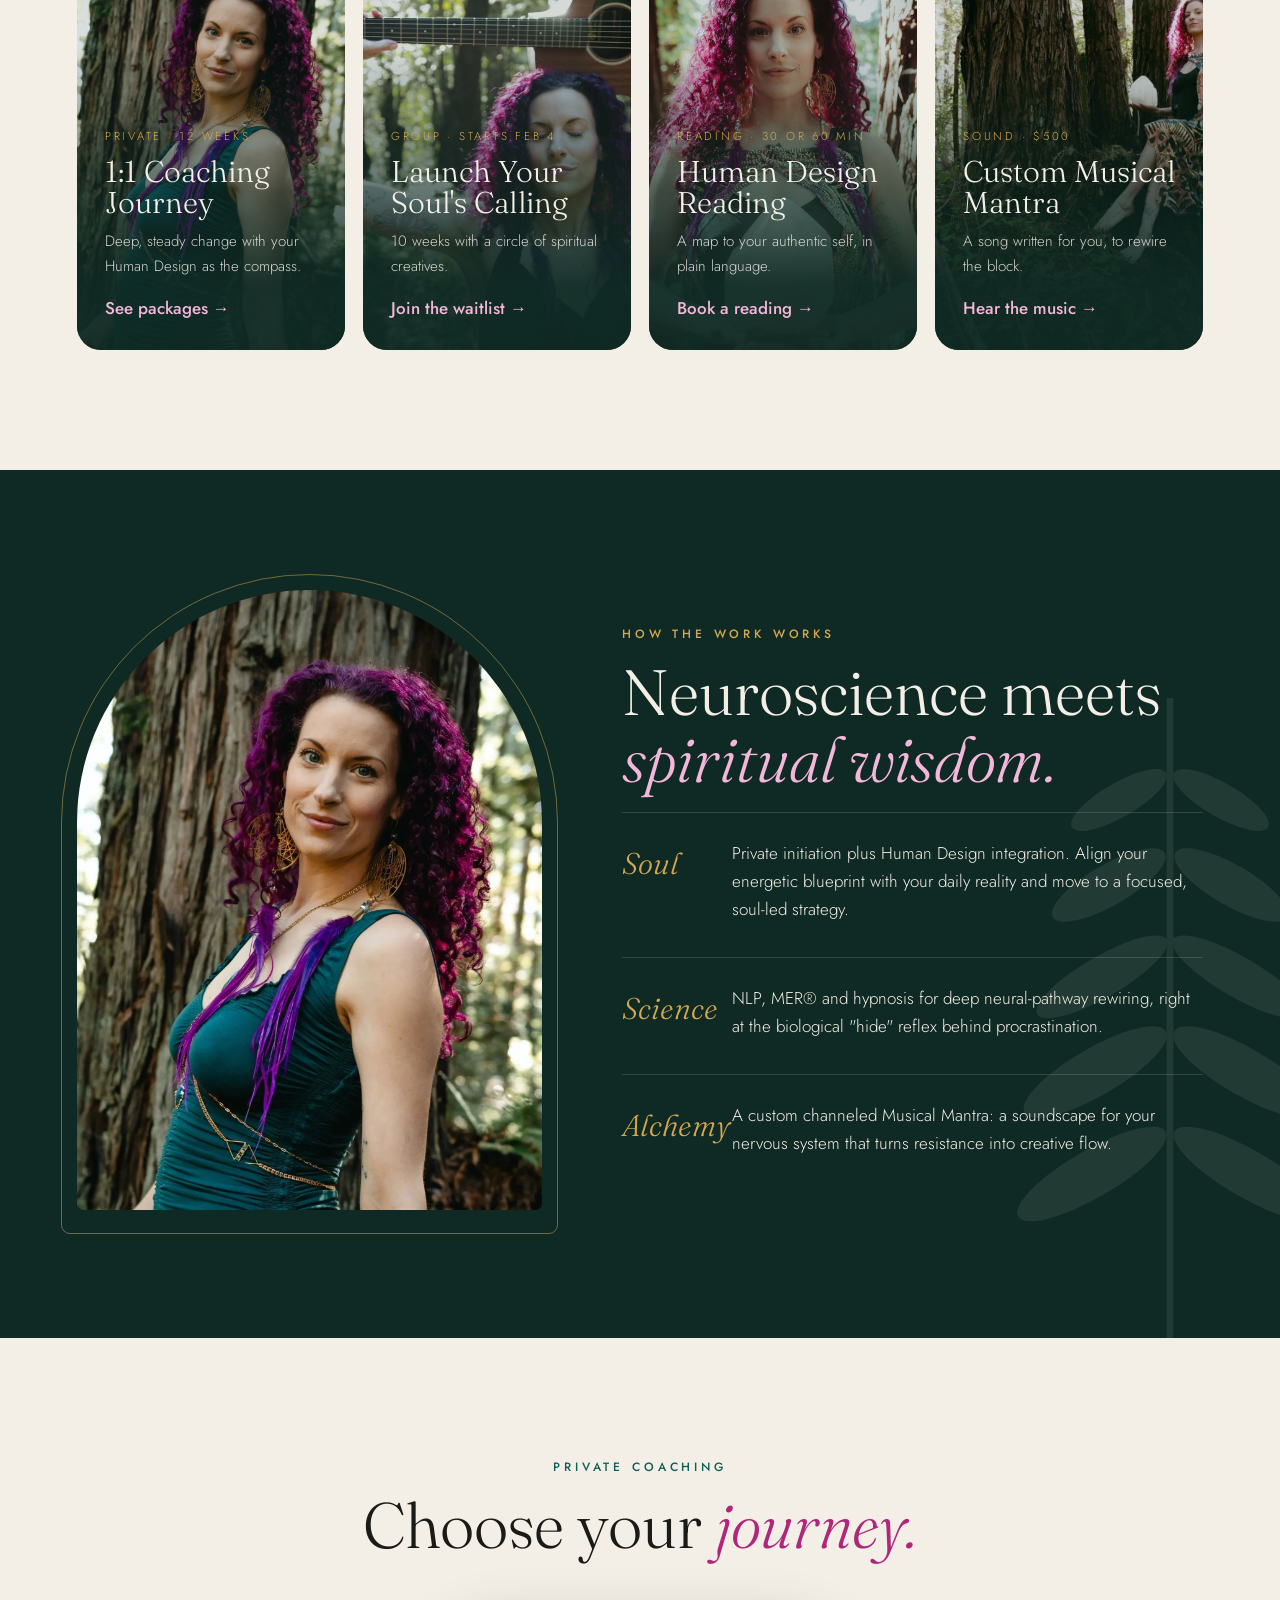
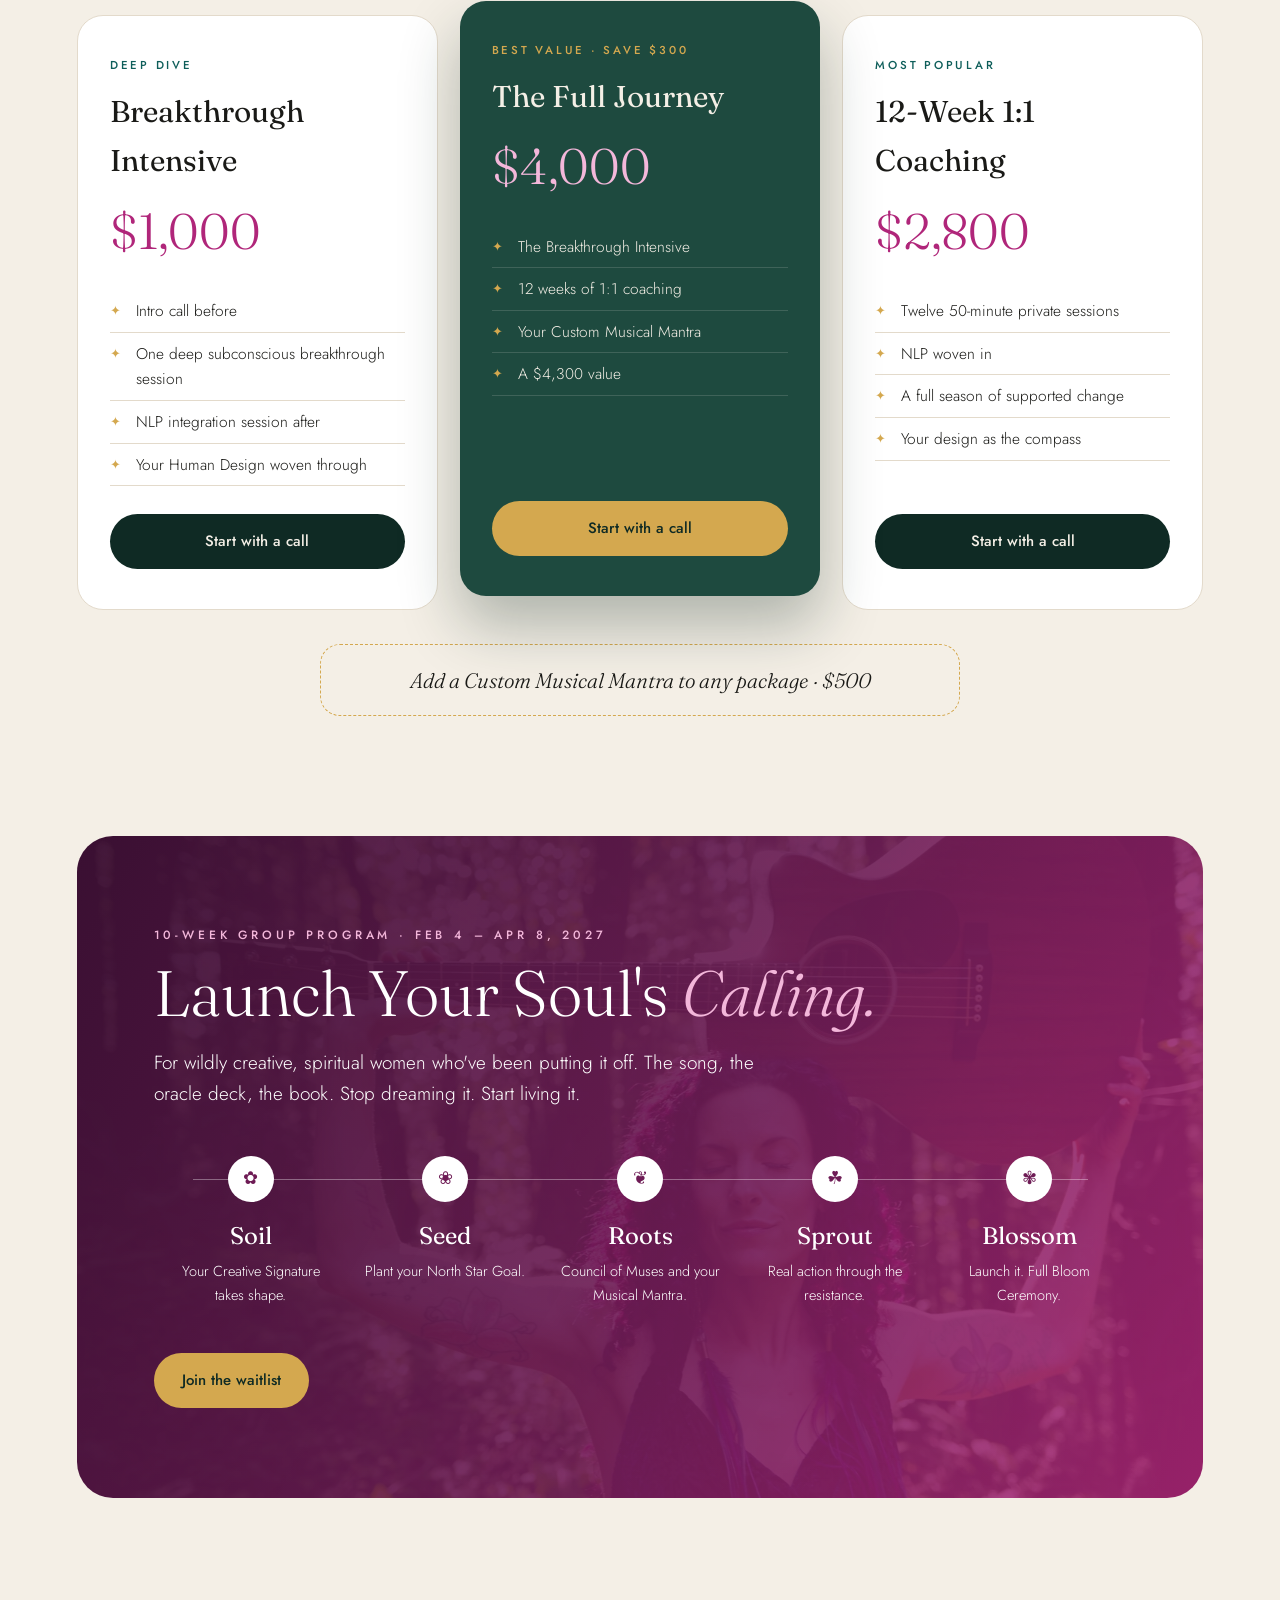
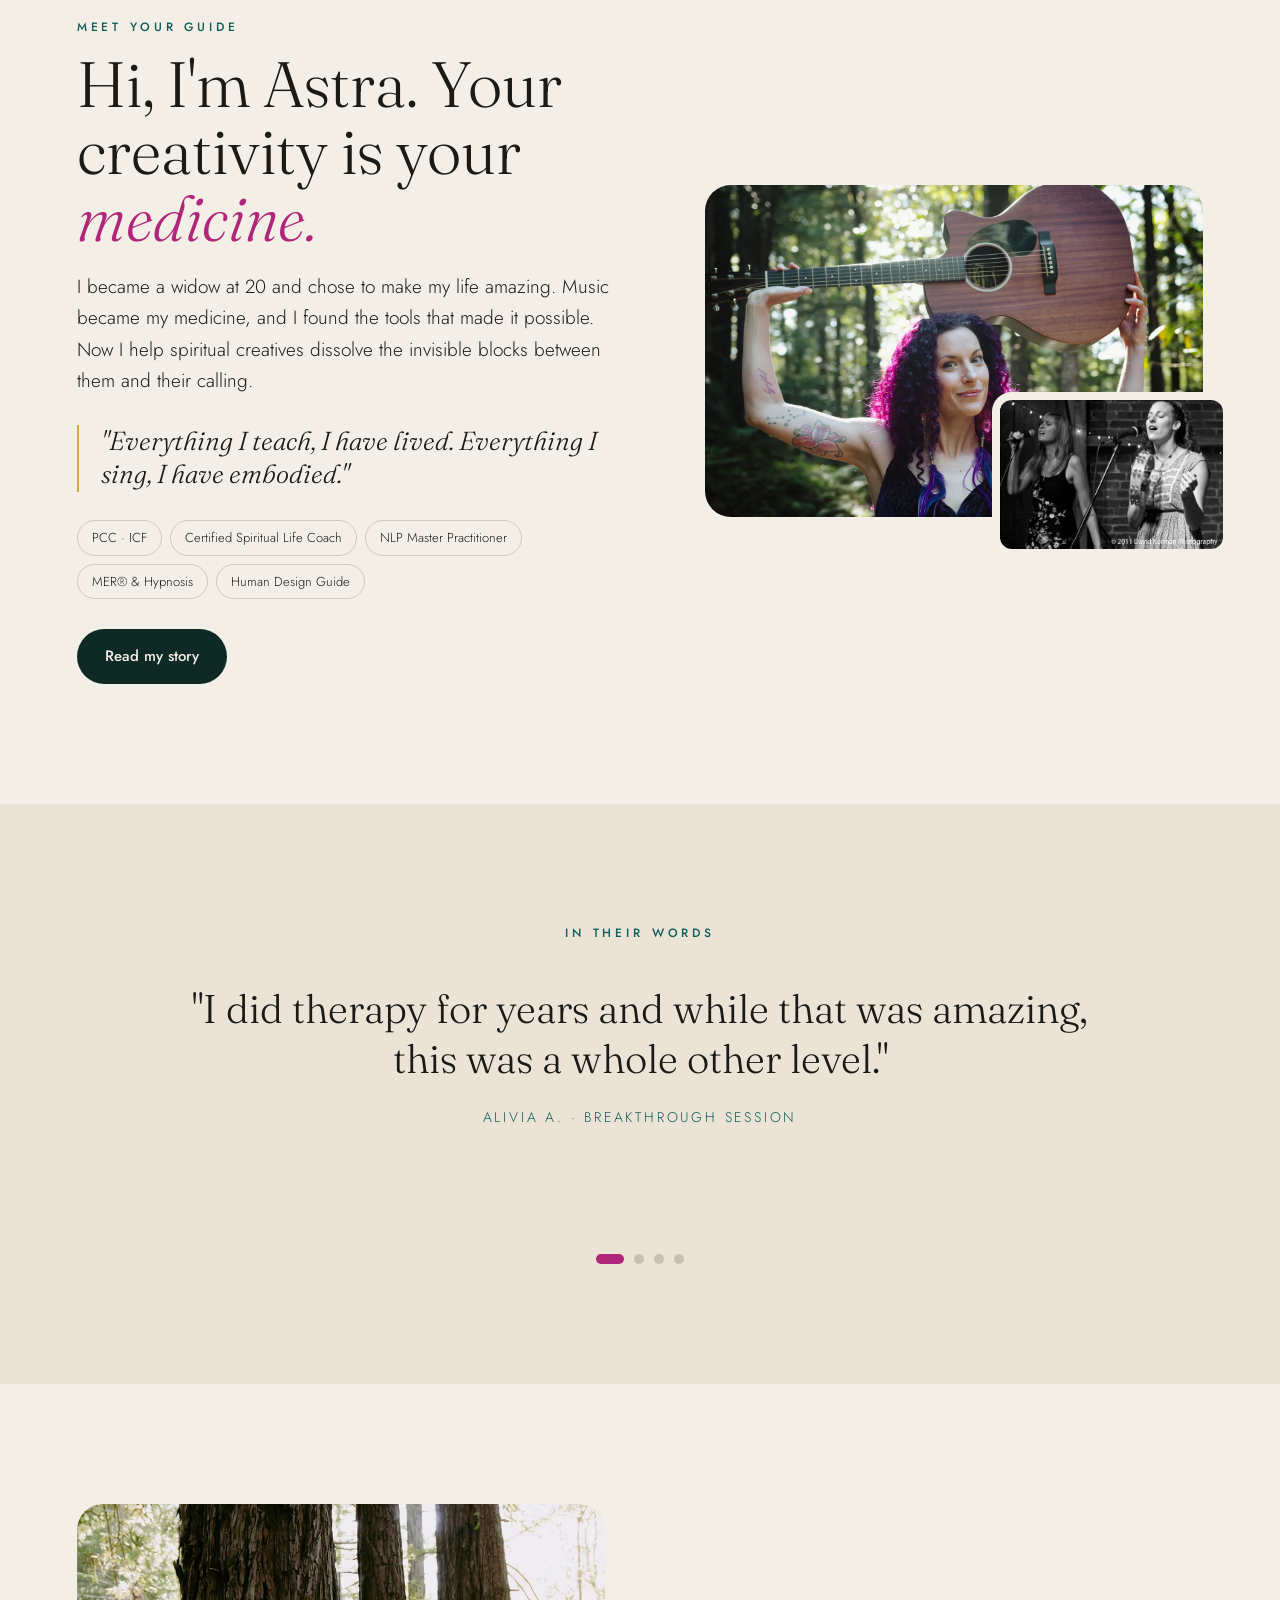
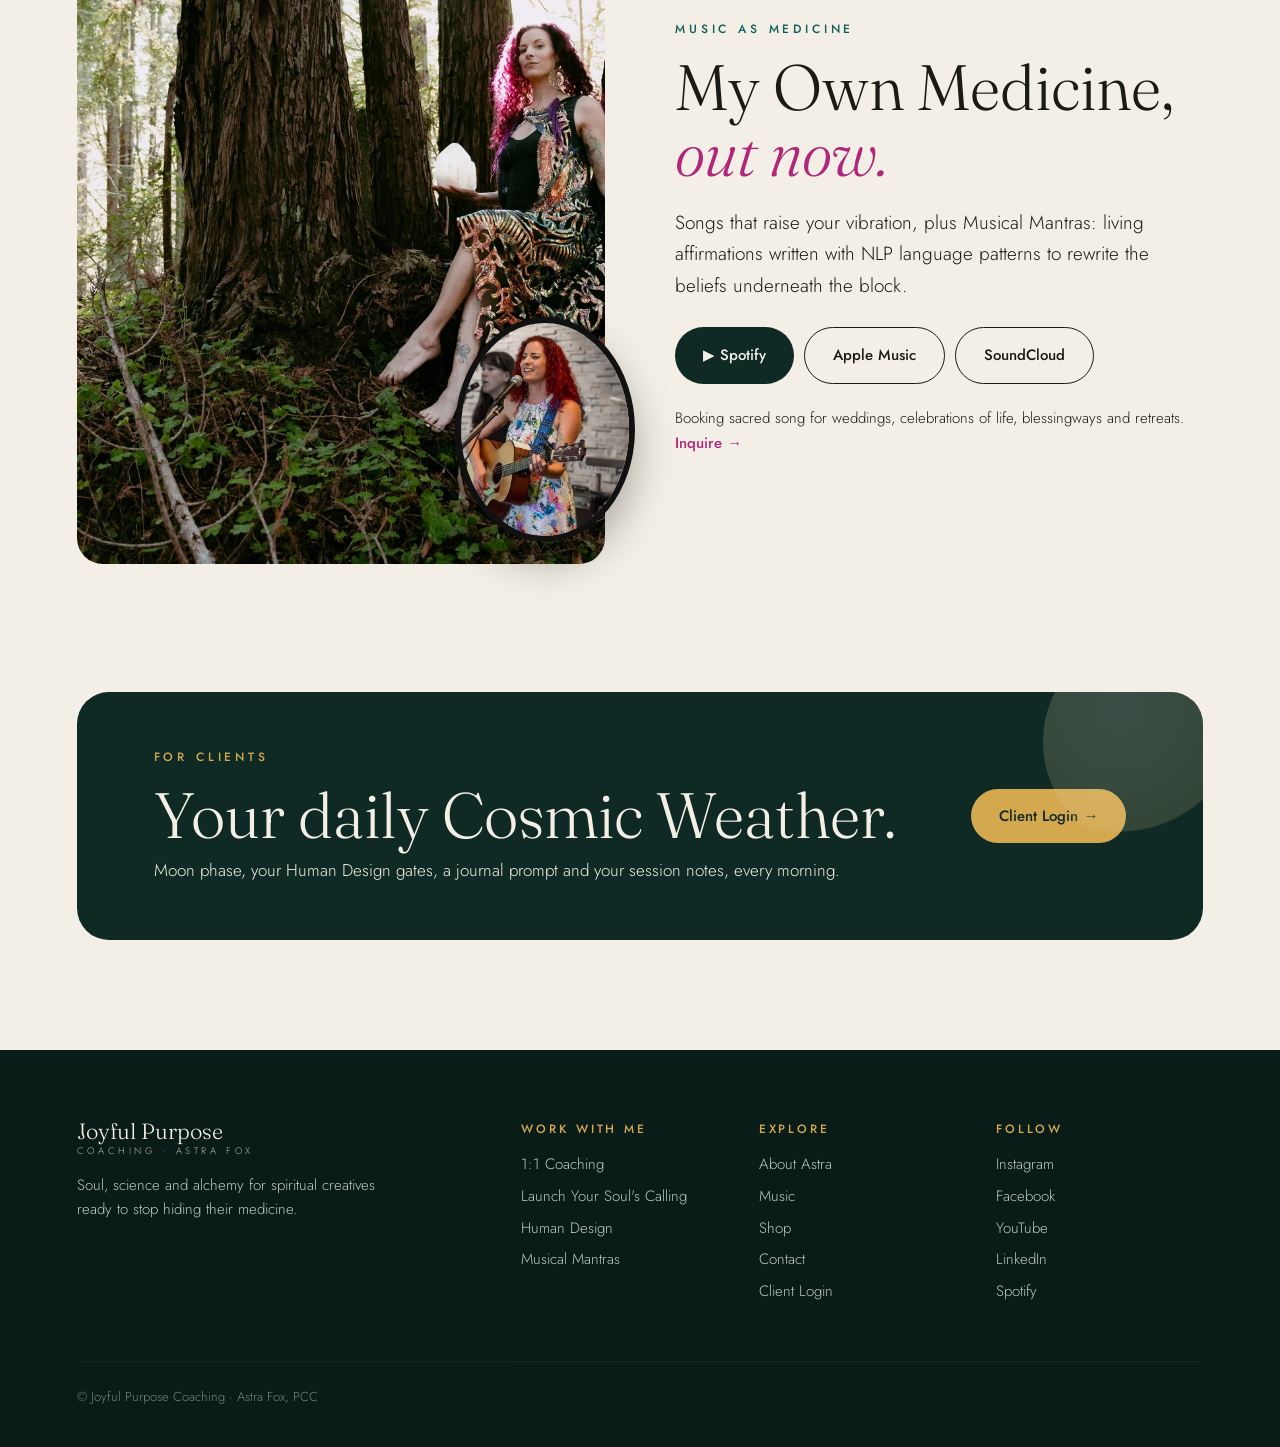
<file: mockups/2b-redwood-grove.html>
<!doctype html>
<html lang="en">
<head>
<meta charset="utf-8">
<meta name="viewport" content="width=device-width,initial-scale=1">
<title>2B · Redwood Grove</title>
<link href="https://fonts.googleapis.com/css2?family=Fraunces:ital,opsz,wght@0,9..144,300;0,9..144,400;1,9..144,300;1,9..144,400&family=Jost:wght@300;400;500&display=swap" rel="stylesheet">
<style>
:root{--forest:#0F2A24;--moss:#1E4A3F;--teal:#0E5E5A;--berry:#B0267A;--pink:#F3B7DA;--gold:#D4A84F;--bone:#F4EFE6;--ink:#1A1A17;--line:#E3DACB}
*{box-sizing:border-box;margin:0;padding:0}
html{scroll-behavior:smooth}
body{font-family:Jost,sans-serif;font-weight:300;color:var(--ink);background:var(--bone);font-size:17px;line-height:1.65;overflow-x:hidden}
a{color:inherit;text-decoration:none}
.grain{position:fixed;inset:0;pointer-events:none;z-index:100;opacity:.06;background-image:url("data:image/svg+xml,%3Csvg xmlns='http://www.w3.org/2000/svg' width='160' height='160'%3E%3Cfilter id='n'%3E%3CfeTurbulence type='fractalNoise' baseFrequency='.9' numOctaves='3'/%3E%3C/filter%3E%3Crect width='100%25' height='100%25' filter='url(%23n)'/%3E%3C/svg%3E")}
.eyebrow{font-size:12px;letter-spacing:.32em;text-transform:uppercase;font-weight:500;color:var(--teal)}
.h2{font-family:Fraunces,serif;font-weight:300;font-size:clamp(38px,5vw,64px);line-height:1.04;margin:14px 0 20px}
.h2 em{font-style:italic;color:var(--berry)}
.lede{font-size:19px;max-width:620px}
.btn{display:inline-flex;align-items:center;gap:8px;padding:15px 28px;border-radius:40px;font-weight:500;font-size:15px;transition:transform .2s,box-shadow .2s;white-space:nowrap}
.btn:hover{transform:translateY(-2px);box-shadow:0 10px 24px rgba(0,0,0,.18)}
.btn.g{background:var(--gold);color:var(--forest)}
.btn.f{background:var(--forest);color:var(--bone)}
.btn.o{border:1px solid currentColor}
section{padding:120px 6vw}
.reveal{opacity:0;transform:translateY(28px);transition:opacity .9s ease,transform .9s ease}
.reveal.in{opacity:1;transform:none}

/* announcement + header */
.bar{background:var(--forest);color:var(--bone);text-align:center;font-size:13.5px;padding:9px 16px;letter-spacing:.03em}
.bar a{color:var(--gold);border-bottom:1px solid var(--gold)}
header{position:sticky;top:0;z-index:50;background:rgba(244,239,230,.92);backdrop-filter:blur(10px);border-bottom:1px solid transparent;transition:border-color .35s,box-shadow .35s}
header.solid{border-color:var(--line);box-shadow:0 6px 30px rgba(15,42,36,.08)}
.hin{display:grid;grid-template-columns:auto 1fr auto;align-items:center;gap:30px;padding:20px 6vw;color:var(--forest)}
.hin .links .soul{color:var(--berry)}
.hin .btn.g{background:var(--berry);color:#fff}
header.solid .hin{padding:14px 6vw}
.logo{font-family:Fraunces,serif;font-size:22px;line-height:1}
.logo small{display:block;font-family:Jost;font-size:9.5px;letter-spacing:.38em;opacity:.75;margin-top:5px}
.links{display:flex;justify-content:center;gap:34px;font-size:15px}
.links a{position:relative;padding:4px 0}
.links a::after{content:"";position:absolute;left:0;right:100%;bottom:-2px;height:1px;background:var(--gold);transition:right .3s}
.links a:hover::after{right:0}
.links .soul{color:var(--gold)}
.acts{display:flex;align-items:center;gap:22px;font-size:15px}
.acts .login{display:flex;align-items:center;gap:7px;opacity:.9}
.acts .btn{padding:11px 22px}
.burger{display:none;background:none;border:0;color:inherit;cursor:pointer;width:44px;height:44px}
.burger span{display:block;height:1.5px;background:currentColor;margin:6px 10px;transition:.3s}
.drawer{position:fixed;inset:0;z-index:60;background:var(--forest);color:var(--bone);padding:100px 8vw 40px;display:flex;flex-direction:column;gap:6px;transform:translateY(-100%);transition:transform .45s ease}
.drawer.open{transform:none}
.drawer a{font-family:Fraunces,serif;font-size:34px;font-weight:300;padding:8px 0;border-bottom:1px solid rgba(244,239,230,.12)}
.drawer .btn{font-family:Jost;font-size:16px;margin-top:20px;justify-content:center;border:0}
.drawer .x{position:absolute;top:24px;right:6vw;background:none;border:0;color:inherit;font-size:30px;cursor:pointer}

/* hero: words left on light, Astra in an arch on the right */
.hero{position:relative;display:grid;grid-template-columns:1.05fr 1fr;gap:5vw;align-items:center;padding:70px 6vw 110px;overflow:hidden;color:var(--forest)}
.hero::before{content:"";position:absolute;right:-12vw;top:-10vw;width:62vw;height:62vw;border-radius:50%;background:radial-gradient(circle,rgba(14,94,90,.14),transparent 65%);z-index:-1}
.hero .txt{position:relative;z-index:2}
.hero h1{font-family:Fraunces,serif;font-weight:300;font-size:clamp(52px,6.6vw,108px);line-height:.95;margin:22px 0 26px;letter-spacing:-.015em}
.hero h1 em{font-style:italic;color:var(--berry)}
.hero p{font-size:20px;color:#3b4a44;max-width:520px}
.hero .cta{display:flex;gap:14px;flex-wrap:wrap;margin-top:34px}
.hero .cta .btn.g{background:var(--berry);color:#fff}
.hero .cta .btn.o{color:var(--forest)}
.mini{display:flex;align-items:center;gap:14px;margin-top:44px;font-size:14.5px;color:#3b4a44}
.mini .faces{display:flex}
.mini .faces img{width:42px;height:42px;border-radius:50%;object-fit:cover;border:3px solid var(--bone);margin-left:-10px}
.mini .faces img:first-child{margin-left:0}
.mini b{color:var(--forest);font-weight:500}
.frame{position:relative;justify-self:center;width:min(100%,500px)}
.frame .main{width:100%;aspect-ratio:4/5;object-fit:cover;object-position:center 22%;border-radius:999px 999px 30px 30px;display:block;box-shadow:0 40px 80px rgba(15,42,36,.25)}
.frame::before{content:"";position:absolute;inset:-18px -18px 30px 18px;border:1px solid var(--gold);border-radius:999px 999px 34px 34px;z-index:-1}
.frame .orb{position:absolute;left:-60px;bottom:60px;width:170px;height:170px;border-radius:50%;object-fit:cover;object-position:20% 30%;border:8px solid var(--bone);box-shadow:0 20px 40px rgba(15,42,36,.2)}
.badge{position:absolute;right:-34px;top:40px;width:130px;height:130px;animation:spin 24s linear infinite}
.badge text{font-family:Jost;font-size:10.5px;letter-spacing:3.2px;fill:var(--forest);font-weight:500}
.event{position:absolute;right:-20px;bottom:-26px;z-index:3;display:flex;align-items:center;gap:14px;background:var(--forest);color:var(--bone);border-radius:18px;padding:12px 20px 12px 12px;font-size:13.5px;box-shadow:0 20px 40px rgba(15,42,36,.25)}
.event .d{background:var(--gold);color:var(--forest);border-radius:12px;padding:7px 11px;text-align:center;font-weight:500;line-height:1.1}
.event .d b{display:block;font-family:Fraunces;font-size:19px;font-weight:400}

/* proof strip */
.proof{background:var(--forest);color:var(--bone);display:grid;grid-template-columns:repeat(4,1fr);gap:20px;padding:46px 6vw;border-top:1px solid rgba(212,168,79,.25)}
.proof div{border-left:1px solid rgba(212,168,79,.35);padding-left:20px}
.proof b{display:block;font-family:Fraunces,serif;font-weight:300;font-size:36px;color:var(--gold);line-height:1.1}
.proof span{font-size:14px;opacity:.8}

/* paths */
.paths{display:grid;grid-template-columns:repeat(4,minmax(0,1fr));gap:18px;margin-top:56px}
.path{position:relative;border-radius:24px;overflow:hidden;min-height:430px;display:flex;flex-direction:column;justify-content:flex-end;padding:28px;color:var(--bone);background-size:cover;background-position:center;isolation:isolate;transition:transform .35s}
.path::before{content:"";position:absolute;inset:0;z-index:-1;background:linear-gradient(0deg,rgba(15,42,36,.95) 15%,rgba(15,42,36,.15) 70%);transition:background .35s}
.path:hover{transform:translateY(-6px)}
.path:hover::before{background:linear-gradient(0deg,rgba(15,42,36,.97) 30%,rgba(15,42,36,.4))}
.path .k{font-size:11.5px;letter-spacing:.24em;text-transform:uppercase;color:var(--gold)}
.path h3{font-family:Fraunces,serif;font-weight:300;font-size:30px;line-height:1.05;margin:10px 0}
.path p{font-size:15px;opacity:.85}
.path .go{margin-top:16px;font-weight:500;color:var(--pink)}

/* pillars */
.pillars{background:var(--forest);color:var(--bone);display:grid;grid-template-columns:1fr 1.25fr;gap:80px;align-items:center;position:relative;overflow:hidden}
.pillars .eyebrow{color:var(--gold)}
.pillars .h2 em{color:var(--pink)}
.arch{position:relative}
.arch img{width:100%;border-radius:999px 999px 28px 28px;aspect-ratio:3/4;object-fit:cover;object-position:center 20%}
.arch::before{content:"";position:absolute;inset:-16px;border:1px solid rgba(212,168,79,.5);border-radius:999px 999px 36px 36px}
.pl{display:grid;gap:8px;margin-top:20px}
.pl div{display:grid;grid-template-columns:90px 1fr;gap:20px;border-top:1px solid rgba(244,239,230,.15);padding:26px 0}
.pl h3{font-family:Fraunces,serif;font-style:italic;font-weight:300;font-size:30px;color:var(--gold)}
.fern{position:absolute;right:-60px;bottom:-40px;width:340px;opacity:.08}

/* pricing */
.cards{display:grid;grid-template-columns:repeat(3,minmax(0,1fr));gap:22px;margin-top:56px;align-items:stretch}
.card{border-radius:26px;padding:40px 32px;background:#fff;border:1px solid var(--line);display:flex;flex-direction:column}
.card .tag{font-size:11.5px;letter-spacing:.24em;color:var(--teal);text-transform:uppercase;font-weight:500}
.card h3{font-family:Fraunces,serif;font-weight:400;font-size:30px;margin:12px 0 4px}
.card .amt{font-family:Fraunces,serif;font-size:50px;font-weight:300;color:var(--berry)}
.card ul{list-style:none;margin:18px 0 28px;flex:1;font-size:15.5px}
.card li{padding:8px 0 8px 26px;border-bottom:1px solid var(--line);position:relative}
.card li::before{content:"✦";position:absolute;left:0;color:var(--gold);font-size:13px;top:10px}
.card .btn{justify-content:center}
.card.best{background:var(--moss);color:var(--bone);border:0;box-shadow:0 30px 60px rgba(15,42,36,.3);transform:translateY(-14px)}
.card.best .tag{color:var(--gold)}.card.best .amt{color:var(--pink)}
.card.best li{border-color:rgba(244,239,230,.15)}
.addon{margin:34px auto 0;max-width:640px;text-align:center;border:1px dashed var(--gold);border-radius:20px;padding:18px;font-family:Fraunces,serif;font-style:italic;font-size:21px}

/* launch */
.launch{position:relative;margin:0 6vw;border-radius:36px;overflow:hidden;color:#fff;background:linear-gradient(120deg,rgba(59,15,51,.96),rgba(110,27,85,.9) 55%,rgba(176,38,122,.85)),url(img/music2.webp) center/cover;padding:90px 6vw}
.launch .eyebrow{color:var(--pink)}
.launch .h2 em{color:var(--pink)}
.phases{display:grid;grid-template-columns:repeat(5,minmax(0,1fr));gap:0;margin:46px 0;position:relative}
.phases::before{content:"";position:absolute;left:4%;right:4%;top:23px;height:1px;background:rgba(255,255,255,.35)}
.phases div{position:relative;padding:0 14px;font-size:14.5px;text-align:center}
.phases i{display:grid;place-items:center;width:46px;height:46px;margin:0 auto 14px;border-radius:50%;background:#fff;color:#6E1B55;font-style:normal;font-size:18px;position:relative}
.phases b{display:block;font-family:Fraunces,serif;font-weight:400;font-size:24px;margin-bottom:4px}

/* about */
.about{display:grid;grid-template-columns:1.1fr 1fr;gap:80px;align-items:center}
.about .stack{position:relative}
.about .stack img{width:100%;border-radius:26px;display:block}
.about .stack img+img{position:absolute;width:48%;right:-28px;bottom:-40px;border:8px solid var(--bone);border-radius:20px}
.creds{display:flex;flex-wrap:wrap;gap:8px;margin-top:26px}
.creds span{font-size:13px;border:1px solid #cfc6b6;border-radius:30px;padding:6px 14px}
.quote{font-family:Fraunces,serif;font-style:italic;font-weight:300;font-size:26px;line-height:1.3;border-left:2px solid var(--gold);padding-left:22px;margin:28px 0}

/* testimonials slider */
.tests{background:#EAE3D6;text-align:center}
.slider{position:relative;max-width:900px;margin:40px auto 0;min-height:250px}
.slide{position:absolute;inset:0;opacity:0;transition:opacity .8s;pointer-events:none}
.slide.on{opacity:1;pointer-events:auto}
.slide p{font-family:Fraunces,serif;font-weight:300;font-size:clamp(26px,3.2vw,40px);line-height:1.25}
.slide span{display:block;margin-top:22px;font-size:14px;letter-spacing:.2em;text-transform:uppercase;color:var(--teal)}
.dots{display:flex;gap:10px;justify-content:center;margin-top:20px}
.dots button{width:10px;height:10px;border-radius:50%;border:0;background:#c9bfae;cursor:pointer}
.dots button.on{background:var(--berry);width:28px;border-radius:10px}

/* music */
.music{display:grid;grid-template-columns:1fr 1fr;gap:70px;align-items:center}
.music .vis{position:relative}
.music .vis img{width:100%;border-radius:26px;aspect-ratio:4/5;object-fit:cover}
.music .vis .rec{position:absolute;right:-30px;bottom:30px;width:180px;border-radius:50%;box-shadow:0 20px 40px rgba(0,0,0,.3);animation:spin 14s linear infinite;border:6px solid #111}
@keyframes spin{to{transform:rotate(360deg)}}
.plats{display:flex;gap:10px;flex-wrap:wrap;margin-top:26px}

/* app + footer */
.app{margin:0 6vw 110px;border-radius:32px;background:var(--forest);color:var(--bone);padding:56px 6vw;display:grid;grid-template-columns:1.4fr auto;gap:30px;align-items:center;position:relative;overflow:hidden}
.app .eyebrow{color:var(--gold)}
.app .moon{position:absolute;right:-60px;top:-60px;width:220px;height:220px;border-radius:50%;background:radial-gradient(circle at 35% 35%,#fff7e0,#d9c48e 60%,transparent 61%);opacity:.18}
footer{background:#0A1C18;color:#bfc9c4;padding:70px 6vw 40px;font-size:15px}
.fgrid{display:grid;grid-template-columns:2fr 1fr 1fr 1fr;gap:30px}
footer h4{color:var(--gold);font-weight:500;margin-bottom:12px;font-size:12px;letter-spacing:.24em}
footer a{display:block;margin-bottom:7px}
footer a:hover{color:var(--bone)}
.legal{border-top:1px solid rgba(255,255,255,.08);margin-top:50px;padding-top:24px;font-size:13px;opacity:.6}

@media(max-width:1150px){.links,.acts .login{display:none}.burger{display:block}}
@media(max-width:900px){
 .hero{grid-template-columns:1fr;gap:60px;padding:40px 6vw 90px}
 .frame{width:min(86%,420px)}
 .frame .orb{left:-30px;width:120px;height:120px}
 .badge{right:-20px;width:100px;height:100px}
 .event{right:auto;left:50%;transform:translateX(-50%);white-space:nowrap}
 .proof{grid-template-columns:1fr 1fr}
 .paths{grid-template-columns:1fr 1fr}.cards,.phases{grid-template-columns:1fr}
 .phases::before{display:none}.phases div{text-align:left;display:grid;grid-template-columns:46px 1fr;gap:16px;padding:10px 0}.phases i{margin:0}
 .card.best{transform:none}
 .pillars,.about,.music,.app{grid-template-columns:1fr}
 .about .stack img+img{right:10px}
 .music .vis .rec{right:10px;width:130px}
 .music{overflow:hidden}
 .fgrid{grid-template-columns:1fr 1fr}
}
@media(max-width:560px){.hide-s{display:none}.paths{grid-template-columns:1fr}.path{min-height:340px}.pl div{grid-template-columns:1fr;gap:4px}.acts .btn{display:none}}
</style>
</head>
<body>
<div class="grain"></div>
<div class="bar">🌿 The Creative Playground<span class="hide-s"> · 4th Mondays · 7–8pm PST</span> · <a href="https://www.eventbrite.com/e/the-creative-playground-tickets-1986926631040">Save your seat</a></div>

<header id="hdr"><div class="hin">
<a class="logo" href="#">Joyful Purpose<small>COACHING · ASTRA FOX</small></a>
<nav class="links"><a href="#">About</a><a href="#">Human Design</a><a href="#music">Music</a><a href="#">Shop</a><a class="soul" href="https://launchyoursoulscalling.com/">Soul's Calling</a></nav>
<div class="acts">
<a class="login" href="https://jcisit.github.io/cosmic-weather/"><svg width="16" height="16" viewBox="0 0 24 24" fill="none" stroke="currentColor" stroke-width="1.6"><circle cx="12" cy="8" r="4"/><path d="M4 21c1.5-4 4.5-6 8-6s6.5 2 8 6"/></svg>Client Login</a>
<a class="btn g" href="https://calendly.com/astrafox/discoverycall">Book a Call</a>
<button class="burger" aria-label="Menu" onclick="drawer.classList.add('open')"><span></span><span></span><span></span></button>
</div>
</div></header>
<div class="drawer" id="drawer">
<button class="x" onclick="drawer.classList.remove('open')" aria-label="Close">×</button>
<a href="#">About Astra</a><a href="#">Human Design</a><a href="#music">Music</a><a href="#">Shop</a><a href="https://launchyoursoulscalling.com/">Launch Your Soul's Calling</a><a href="https://jcisit.github.io/cosmic-weather/">Client Login</a>
<a class="btn g" href="https://calendly.com/astrafox/discoverycall">Book your free discovery call</a>
</div>

<section class="hero">
<div class="txt">
<div class="eyebrow">Soul · Science · Alchemy</div>
<h1>Stop hiding your <em>medicine.</em></h1>
<p>Answer the whisper. Dissolve the procrastination, rewire the "hide" reflex, and start living the calling you already hear.</p>
<div class="cta"><a class="btn g" href="https://calendly.com/astrafox/discoverycall">Book your free discovery call</a><a class="btn o" href="#paths">Find your path</a></div>
<div class="mini"><span class="faces"><img src="img/music2.webp" alt=""><img src="img/astra-about2.webp" alt=""><img src="img/performing.webp" alt=""></span><span><b>"A whole other level."</b><br>Alivia A., after years of therapy</span></div>
</div>
<div class="frame">
<img class="main" src="img/astra-home.webp" alt="Astra Fox in the redwoods">
<img class="orb" src="img/music1.webp" alt="Astra with her guitar">
<svg class="badge" viewBox="0 0 130 130" aria-hidden="true"><defs><path id="c" d="M65,65 m-50,0 a50,50 0 1,1 100,0 a50,50 0 1,1 -100,0"/></defs><circle cx="65" cy="65" r="64" fill="#F4EFE6" stroke="#D4A84F"/><text><textPath href="#c">SOUL · SCIENCE · ALCHEMY · SOUND · </textPath></text><text x="65" y="74" text-anchor="middle" style="font-family:Fraunces;font-size:26px;fill:#B0267A;letter-spacing:0">✿</text></svg>
<a class="event" href="https://www.eventbrite.com/e/the-creative-playground-tickets-1986926631040"><span class="d">4th<b>MON</b></span><span><b style="font-weight:500">The Creative Playground</b><br>Monthly circle · 7–8pm PST →</span></a>
</div>
</section>

<div class="proof">
<div><b>PCC</b><span>ICF credential held by under 7% of coaches</span></div>
<div><b>17+ yrs</b><span>Singer-songwriter and performer</span></div>
<div><b>2 albums</b><span>The Calling and My Own Medicine</span></div>
<div><b>NLP · MER® · HD</b><span>Master Practitioner and Human Design Guide</span></div>
</div>

<section id="paths">
<div class="reveal">
<div class="eyebrow">Where are you on the path?</div>
<h2 class="h2">Four ways to <em>begin.</em></h2>
<p class="lede">Every doorway leads to the same place: your creativity flowing, your purpose clear, and showing up fully without the struggle.</p>
</div>
<div class="paths reveal">
<a class="path" style="background-image:url(img/astra-home.webp)" href="#coaching"><span class="k">Private · 12 weeks</span><h3>1:1 Coaching Journey</h3><p>Deep, steady change with your Human Design as the compass.</p><span class="go">See packages →</span></a>
<a class="path" style="background-image:url(img/music2.webp)" href="https://launchyoursoulscalling.com/"><span class="k">Group · Starts Feb 4</span><h3>Launch Your Soul's Calling</h3><p>10 weeks with a circle of spiritual creatives.</p><span class="go">Join the waitlist →</span></a>
<a class="path" style="background-image:url(img/astra-portrait.webp)" href="https://calendly.com/astrafox/human-design"><span class="k">Reading · 30 or 60 min</span><h3>Human Design Reading</h3><p>A map to your authentic self, in plain language.</p><span class="go">Book a reading →</span></a>
<a class="path" style="background-image:url(img/music3.webp)" href="#music"><span class="k">Sound · $500</span><h3>Custom Musical Mantra</h3><p>A song written for you, to rewire the block.</p><span class="go">Hear the music →</span></a>
</div>
</section>

<section class="pillars">
<div class="arch reveal"><img src="img/astra-home.webp" alt="Astra Fox among the redwoods"></div>
<div class="reveal">
<div class="eyebrow">How the work works</div>
<h2 class="h2">Neuroscience meets <em>spiritual wisdom.</em></h2>
<div class="pl">
<div><h3>Soul</h3><p>Private initiation plus Human Design integration. Align your energetic blueprint with your daily reality and move to a focused, soul-led strategy.</p></div>
<div><h3>Science</h3><p>NLP, MER® and hypnosis for deep neural-pathway rewiring, right at the biological "hide" reflex behind procrastination.</p></div>
<div><h3>Alchemy</h3><p>A custom channeled Musical Mantra: a soundscape for your nervous system that turns resistance into creative flow.</p></div>
</div>
</div>
<svg class="fern" viewBox="0 0 100 200" fill="#F4EFE6"><path d="M50 200C50 120 50 60 50 0" stroke="#F4EFE6" stroke-width="2"/><g id="l"><ellipse cx="35" cy="30" rx="16" ry="5" transform="rotate(-30 35 30)"/><ellipse cx="32" cy="55" rx="19" ry="6" transform="rotate(-30 32 55)"/><ellipse cx="30" cy="82" rx="22" ry="6" transform="rotate(-30 30 82)"/><ellipse cx="28" cy="110" rx="24" ry="7" transform="rotate(-30 28 110)"/><ellipse cx="27" cy="140" rx="25" ry="7" transform="rotate(-30 27 140)"/></g><use href="#l" transform="matrix(-1 0 0 1 100 0)"/></svg>
</section>

<section id="coaching">
<div class="reveal" style="text-align:center"><div class="eyebrow">Private coaching</div><h2 class="h2">Choose your <em>journey.</em></h2></div>
<div class="cards reveal">
<div class="card"><span class="tag">Deep dive</span><h3>Breakthrough Intensive</h3><div class="amt">$1,000</div><ul><li>Intro call before</li><li>One deep subconscious breakthrough session</li><li>NLP integration session after</li><li>Your Human Design woven through</li></ul><a class="btn f" href="https://calendly.com/astrafox/discoverycall">Start with a call</a></div>
<div class="card best"><span class="tag">Best value · save $300</span><h3>The Full Journey</h3><div class="amt">$4,000</div><ul><li>The Breakthrough Intensive</li><li>12 weeks of 1:1 coaching</li><li>Your Custom Musical Mantra</li><li>A $4,300 value</li></ul><a class="btn g" href="https://calendly.com/astrafox/discoverycall">Start with a call</a></div>
<div class="card"><span class="tag">Most popular</span><h3>12-Week 1:1 Coaching</h3><div class="amt">$2,800</div><ul><li>Twelve 50-minute private sessions</li><li>NLP woven in</li><li>A full season of supported change</li><li>Your design as the compass</li></ul><a class="btn f" href="https://calendly.com/astrafox/discoverycall">Start with a call</a></div>
</div>
<p class="addon reveal">Add a Custom Musical Mantra to any package · $500</p>
</section>

<div class="launch reveal">
<div class="eyebrow">10-week group program · Feb 4 – Apr 8, 2027</div>
<h2 class="h2">Launch Your Soul's <em>Calling.</em></h2>
<p class="lede">For wildly creative, spiritual women who've been putting it off. The song, the oracle deck, the book. Stop dreaming it. Start living it.</p>
<div class="phases">
<div><i>✿</i><span><b>Soil</b>Your Creative Signature takes shape.</span></div>
<div><i>❀</i><span><b>Seed</b>Plant your North Star Goal.</span></div>
<div><i>❦</i><span><b>Roots</b>Council of Muses and your Musical Mantra.</span></div>
<div><i>☘</i><span><b>Sprout</b>Real action through the resistance.</span></div>
<div><i>✾</i><span><b>Blossom</b>Launch it. Full Bloom Ceremony.</span></div>
</div>
<a class="btn g" href="https://launchyoursoulscalling.com/">Join the waitlist</a>
</div>

<section class="about">
<div class="reveal">
<div class="eyebrow">Meet your guide</div>
<h2 class="h2">Hi, I'm Astra. Your creativity is your <em>medicine.</em></h2>
<p class="lede">I became a widow at 20 and chose to make my life amazing. Music became my medicine, and I found the tools that made it possible. Now I help spiritual creatives dissolve the invisible blocks between them and their calling.</p>
<p class="quote">"Everything I teach, I have lived. Everything I sing, I have embodied."</p>
<div class="creds"><span>PCC · ICF</span><span>Certified Spiritual Life Coach</span><span>NLP Master Practitioner</span><span>MER® &amp; Hypnosis</span><span>Human Design Guide</span></div>
<div style="margin-top:30px"><a class="btn f" href="#">Read my story</a></div>
</div>
<div class="stack reveal"><img src="img/astra-about1.webp" alt="Astra holding her guitar overhead"><img src="img/performing.webp" alt="Astra performing"></div>
</section>

<section class="tests">
<div class="eyebrow">In their words</div>
<div class="slider" id="slider">
<div class="slide on"><p>"I did therapy for years and while that was amazing, this was a whole other level."</p><span>Alivia A. · Breakthrough Session</span></div>
<div class="slide"><p>"She has helped me move through so many subconscious roadblocks, in such a short amount of time!"</p><span>Marci H. · 1:1 Coaching</span></div>
<div class="slide"><p>"The song is beautiful and brought tears to my eyes. I felt so seen and understood."</p><span>Sarah I. · Musical Mantra</span></div>
<div class="slide"><p>"I walked away with greater clarity, emotional freedom, and a renewed sense of alignment."</p><span>Jeannine S. · 12-Week Coaching</span></div>
</div>
<div class="dots" id="dots"></div>
</section>

<section class="music" id="music">
<div class="vis reveal"><img src="img/music3.webp" alt="Astra performing in the forest"><img class="rec" src="img/album-calling.webp" alt="Album art"></div>
<div class="reveal">
<div class="eyebrow">Music as medicine</div>
<h2 class="h2">My Own Medicine, <em>out now.</em></h2>
<p class="lede">Songs that raise your vibration, plus Musical Mantras: living affirmations written with NLP language patterns to rewrite the beliefs underneath the block.</p>
<div class="plats"><a class="btn f" href="https://open.spotify.com/album/7DkC7wJwmvpe9KzK2PD7x6">▶ Spotify</a><a class="btn o" href="https://music.apple.com/us/album/the-calling/1127671157">Apple Music</a><a class="btn o" href="https://soundcloud.com/joyfullyastrafox">SoundCloud</a></div>
<p style="margin-top:22px;font-size:15px">Booking sacred song for weddings, celebrations of life, blessingways and retreats. <a href="#" style="color:var(--berry);font-weight:500">Inquire →</a></p>
</div>
</section>

<div class="app reveal">
<div class="moon"></div>
<div><div class="eyebrow">For clients</div><h2 class="h2" style="margin-bottom:8px">Your daily Cosmic Weather.</h2><p>Moon phase, your Human Design gates, a journal prompt and your session notes, every morning.</p></div>
<a class="btn g" href="https://jcisit.github.io/cosmic-weather/">Client Login →</a>
</div>

<footer>
<div class="fgrid">
<div><div class="logo" style="color:var(--bone)">Joyful Purpose<small>COACHING · ASTRA FOX</small></div><p style="margin-top:16px;max-width:300px">Soul, science and alchemy for spiritual creatives ready to stop hiding their medicine.</p></div>
<div><h4>WORK WITH ME</h4><a href="#coaching">1:1 Coaching</a><a href="https://launchyoursoulscalling.com/">Launch Your Soul's Calling</a><a href="#">Human Design</a><a href="#music">Musical Mantras</a></div>
<div><h4>EXPLORE</h4><a href="#">About Astra</a><a href="#music">Music</a><a href="#">Shop</a><a href="#">Contact</a><a href="https://jcisit.github.io/cosmic-weather/">Client Login</a></div>
<div><h4>FOLLOW</h4><a href="https://www.instagram.com/joyfulpurposecoaching/">Instagram</a><a href="https://www.facebook.com/joyfulpurposecoaching/">Facebook</a><a href="https://www.youtube.com/@joyfulpurposecoaching">YouTube</a><a href="https://www.linkedin.com/in/astra-fox/">LinkedIn</a><a href="https://open.spotify.com/album/7DkC7wJwmvpe9KzK2PD7x6">Spotify</a></div>
</div>
<div class="legal">© Joyful Purpose Coaching · Astra Fox, PCC</div>
</footer>

<script>
const hdr=document.getElementById('hdr');addEventListener('scroll',()=>hdr.classList.toggle('solid',scrollY>40),{passive:true});
document.querySelectorAll('.drawer a').forEach(a=>a.onclick=()=>drawer.classList.remove('open'));
const io=new IntersectionObserver(es=>es.forEach(e=>{if(e.isIntersecting){e.target.classList.add('in');io.unobserve(e.target)}}),{threshold:.12});
document.querySelectorAll('.reveal').forEach(el=>io.observe(el));
const slides=[...document.querySelectorAll('.slide')],dots=document.getElementById('dots');let cur=0;
slides.forEach((_,i)=>{const b=document.createElement('button');b.setAttribute('aria-label','Testimonial '+(i+1));b.onclick=()=>go(i);dots.appendChild(b)});
function go(i){slides[cur].classList.remove('on');dots.children[cur].classList.remove('on');cur=i;slides[cur].classList.add('on');dots.children[cur].classList.add('on')}
go(0);setInterval(()=>go((cur+1)%slides.length),6500);
</script>
</body>
</html>
</file>
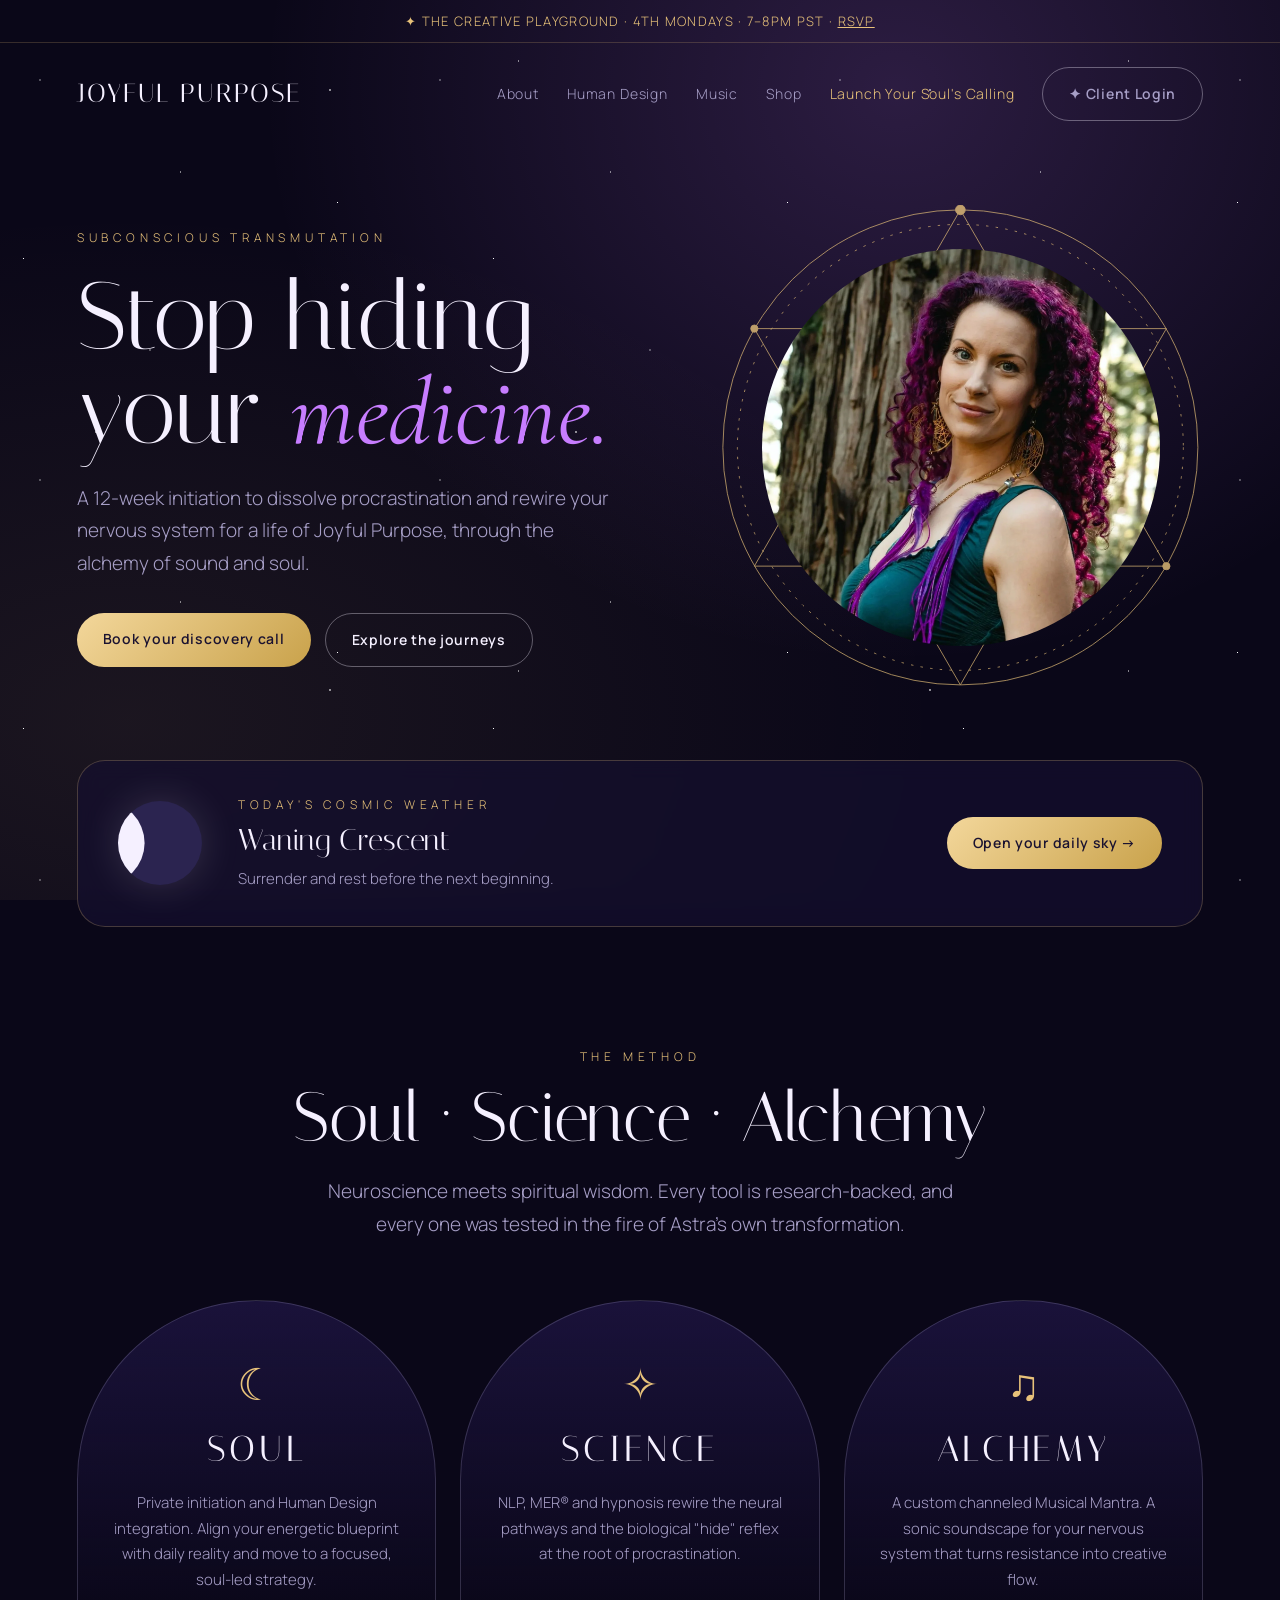
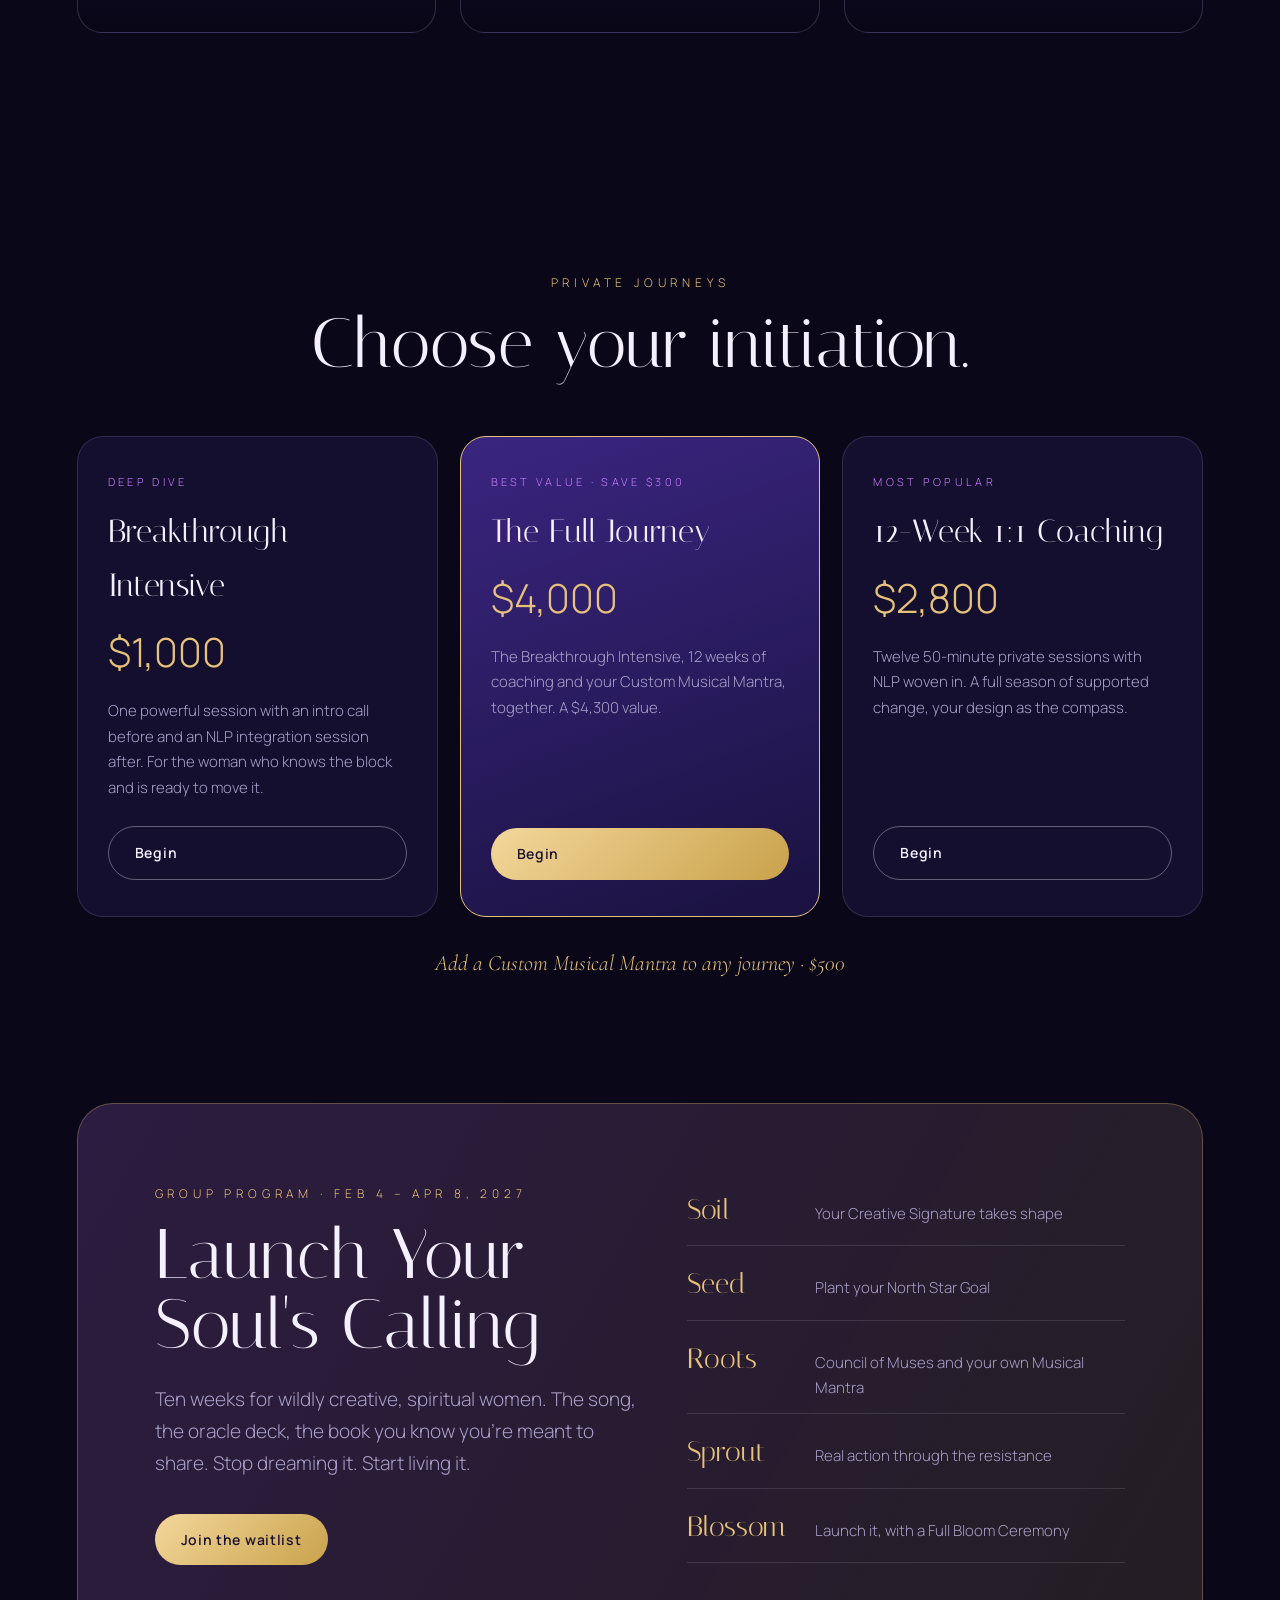
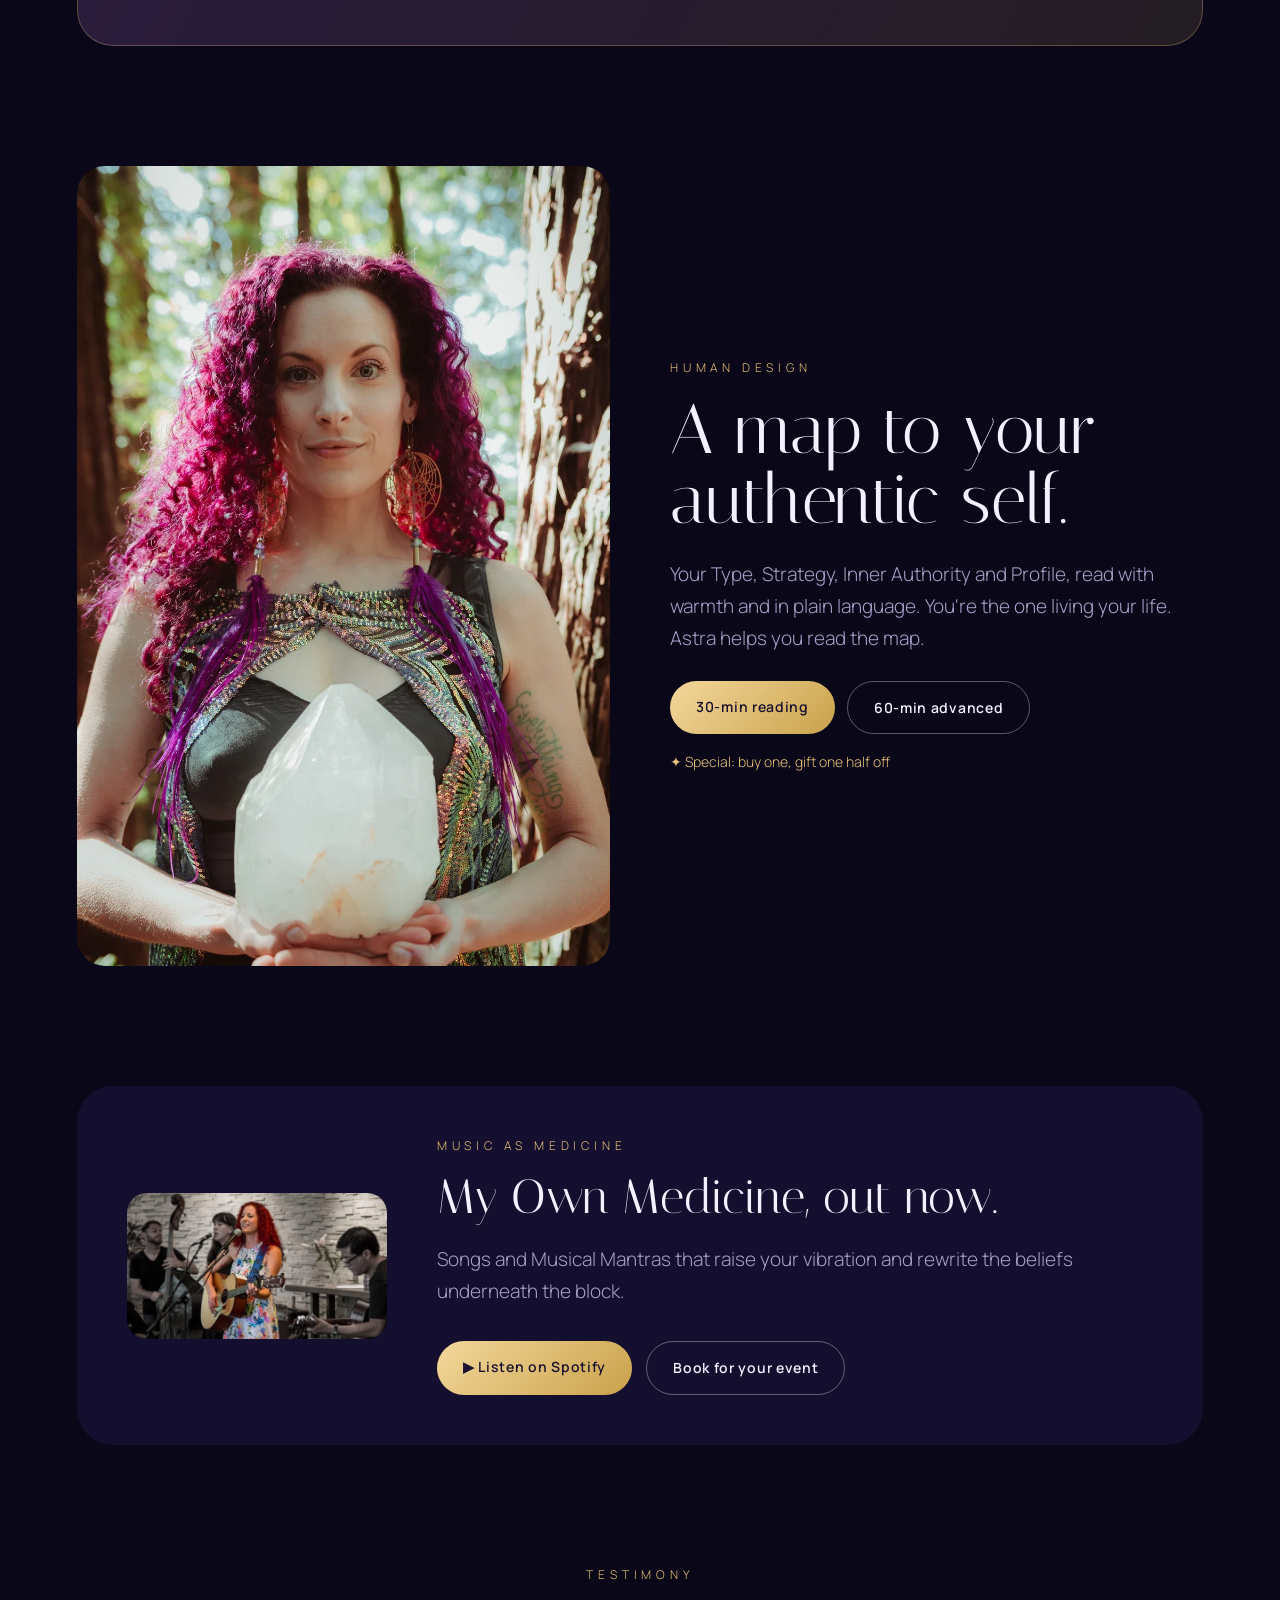
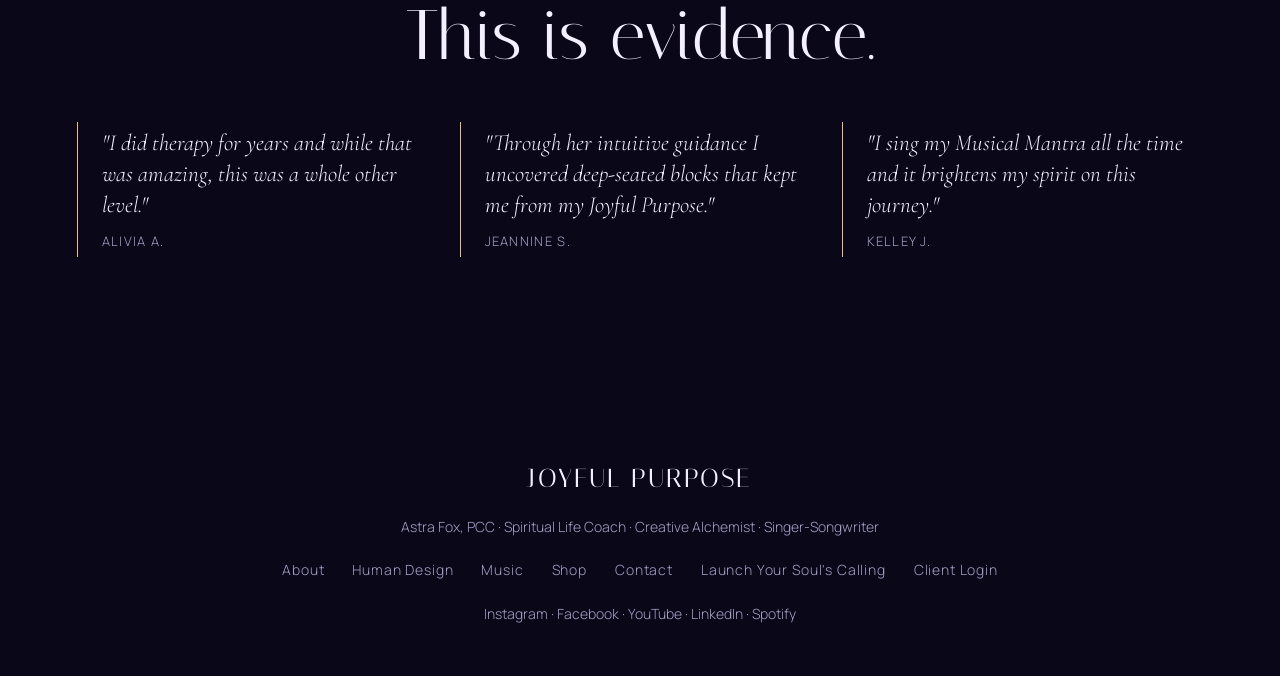
<file: mockups/3-cosmic.html>
<!doctype html>
<html lang="en">
<head>
<meta charset="utf-8">
<meta name="viewport" content="width=device-width,initial-scale=1">
<title>3 · Cosmic Night</title>
<link href="https://fonts.googleapis.com/css2?family=Italiana&family=Manrope:wght@300;400;600&family=Cormorant+Garamond:ital,wght@1,400&display=swap" rel="stylesheet">
<style>
:root{--void:#0A0718;--deep:#140F2E;--violet:#2A1E5C;--orchid:#C77DFF;--gold:#E8C27A;--star:#F5F0FF;--mute:#A79FC7}
*{box-sizing:border-box;margin:0;padding:0}
body{font-family:Manrope,sans-serif;font-weight:300;color:var(--star);background:var(--void);font-size:17px;line-height:1.7;overflow-x:hidden}
a{color:inherit;text-decoration:none}
.stars{position:fixed;inset:0;z-index:-1;background:
radial-gradient(1px 1px at 10% 20%,#fff,transparent),radial-gradient(1px 1px at 30% 70%,#fff,transparent),radial-gradient(1.5px 1.5px at 55% 15%,#fff,transparent),radial-gradient(1px 1px at 75% 45%,#fff,transparent),radial-gradient(1px 1px at 90% 80%,#fff,transparent),radial-gradient(1.5px 1.5px at 20% 90%,#fff,transparent),radial-gradient(1px 1px at 65% 85%,#fff,transparent),radial-gradient(1px 1px at 42% 40%,#fff,transparent),radial-gradient(1px 1px at 85% 10%,#fff,transparent),radial-gradient(1px 1px at 5% 55%,#fff,transparent),
radial-gradient(ellipse at 70% 10%,rgba(199,125,255,.18),transparent 50%),radial-gradient(ellipse at 10% 80%,rgba(232,194,122,.08),transparent 50%),var(--void);background-size:400px 400px,500px 500px,600px 600px,450px 450px,550px 550px,480px 480px,520px 520px,430px 430px,610px 610px,470px 470px,100% 100%,100% 100%,100% 100%}
.bar{text-align:center;font-size:13px;padding:10px;letter-spacing:.1em;border-bottom:1px solid rgba(232,194,122,.2);color:var(--gold)}
header{display:flex;justify-content:space-between;align-items:center;padding:24px 6vw}
.logo{font-family:Italiana,serif;font-size:26px;letter-spacing:.08em}
nav{display:flex;gap:28px;align-items:center;font-size:14px;letter-spacing:.06em;color:var(--mute)}
nav a:hover{color:var(--star)}
nav .hl{color:var(--gold)}
.btn{display:inline-block;border-radius:40px;padding:14px 26px;font-weight:600;font-size:14px;letter-spacing:.05em}
.btn.gold{background:linear-gradient(135deg,#F3D79B,#C9A24B);color:#1a1230}
.btn.line{border:1px solid rgba(245,240,255,.35)}
.hero{display:grid;grid-template-columns:1.2fr 1fr;gap:60px;align-items:center;padding:60px 6vw 120px;position:relative}
.eyebrow{font-size:12px;letter-spacing:.4em;text-transform:uppercase;color:var(--gold)}
h1,.h2{font-family:Italiana,serif;font-weight:400}
h1{font-size:clamp(52px,7.5vw,108px);line-height:.98;margin:22px 0}
h1 i{font-family:"Cormorant Garamond",serif;color:var(--orchid)}
.hero p{font-size:19px;color:var(--mute);max-width:540px}
.cta{display:flex;gap:14px;margin-top:34px;flex-wrap:wrap}
.portal{position:relative;aspect-ratio:1;max-width:520px;justify-self:center;width:100%}
.portal img{position:absolute;inset:9%;width:82%;height:82%;object-fit:cover;object-position:center 25%;border-radius:50%}
.portal svg{position:absolute;inset:0;width:100%;height:100%;animation:spin 120s linear infinite}
@keyframes spin{to{transform:rotate(360deg)}}
/* sky card */
.sky{margin:-50px 6vw 0;position:relative;background:rgba(20,15,46,.75);backdrop-filter:blur(10px);border:1px solid rgba(232,194,122,.25);border-radius:28px;padding:34px 40px;display:grid;grid-template-columns:auto 1fr auto;gap:36px;align-items:center}
.moon{width:84px;height:84px;border-radius:50%;background:#2b2450;position:relative;overflow:hidden;box-shadow:0 0 40px rgba(245,240,255,.15)}
.moon i{position:absolute;inset:0;border-radius:50%;background:#F5F0FF}
.sky h3{font-family:Italiana,serif;font-weight:400;font-size:30px}
.sky p{color:var(--mute);font-size:15px}
section{padding:120px 6vw}
.h2{font-size:clamp(40px,5.5vw,72px);line-height:1;margin:16px 0 22px}
.lede{color:var(--mute);font-size:19px;max-width:640px}
.center{text-align:center}.center .lede{margin:0 auto}
/* pillars */
.three{display:grid;grid-template-columns:repeat(3,1fr);gap:24px;margin-top:60px}
.p{border:1px solid rgba(167,159,199,.25);border-radius:200px 200px 28px 28px;padding:60px 32px 40px;text-align:center;background:linear-gradient(180deg,rgba(42,30,92,.5),rgba(10,7,24,0))}
.p .glyph{font-size:44px;color:var(--gold);line-height:1}
.p h3{font-family:Italiana,serif;font-weight:400;font-size:36px;margin:14px 0 10px;letter-spacing:.1em}
.p p{color:var(--mute);font-size:15px}
/* offers */
.offers{display:grid;grid-template-columns:repeat(3,1fr);gap:22px;margin-top:56px}
.o{background:var(--deep);border:1px solid rgba(167,159,199,.2);border-radius:26px;padding:36px 30px;display:flex;flex-direction:column}
.o small{font-size:11px;letter-spacing:.3em;color:var(--orchid)}
.o h3{font-family:Italiana,serif;font-weight:400;font-size:32px;margin:12px 0 6px}
.o .amt{font-size:40px;font-weight:300;color:var(--gold)}
.o p{color:var(--mute);font-size:15px;margin:12px 0 26px;flex:1}
.o.star{background:linear-gradient(160deg,#3a2580,#1a1240);border-color:var(--gold)}
.note{text-align:center;margin-top:28px;color:var(--gold);font-family:"Cormorant Garamond",serif;font-style:italic;font-size:22px}
/* launch */
.launch{background:linear-gradient(120deg,rgba(199,125,255,.18),rgba(232,194,122,.12));border:1px solid rgba(232,194,122,.3);border-radius:36px;margin:0 6vw;padding:80px 6vw;display:grid;grid-template-columns:1.1fr 1fr;gap:50px;align-items:center}
.orbit{list-style:none;display:grid;gap:14px}
.orbit li{display:flex;gap:18px;align-items:baseline;border-bottom:1px solid rgba(245,240,255,.12);padding-bottom:12px}
.orbit b{font-family:Italiana,serif;font-weight:400;font-size:28px;color:var(--gold);min-width:110px}
.orbit span{color:var(--mute);font-size:15px}
/* hd */
.hd{display:grid;grid-template-columns:1fr 1fr;gap:60px;align-items:center}
.hd img{width:100%;border-radius:28px;filter:saturate(1.1)}
.hdbtns{display:flex;gap:12px;flex-wrap:wrap;margin-top:26px}
/* testimonials */
.tq{display:grid;grid-template-columns:repeat(3,1fr);gap:22px;margin-top:50px}
.tq blockquote{border-left:1px solid var(--gold);padding:6px 0 6px 24px;font-family:"Cormorant Garamond",serif;font-style:italic;font-size:23px;line-height:1.35}
.tq cite{display:block;font-family:Manrope;font-style:normal;font-size:13px;color:var(--mute);margin-top:12px;letter-spacing:.1em}
/* music */
.music{display:grid;grid-template-columns:auto 1fr;gap:50px;align-items:center;background:var(--deep);border-radius:36px;margin:0 6vw;padding:50px}
.music img{width:260px;border-radius:20px}
footer{padding:80px 6vw 50px;text-align:center;color:var(--mute);font-size:14px}
footer .logo{color:var(--star);margin-bottom:14px}
footer nav{justify-content:center;flex-wrap:wrap;margin:20px 0}
@media(max-width:900px){nav a:not(.btn){display:none}.hero,.launch,.hd{grid-template-columns:1fr}.three,.offers,.tq{grid-template-columns:1fr}.sky{grid-template-columns:1fr;text-align:center}.moon{margin:0 auto}.music{grid-template-columns:1fr}.music img{width:100%}}
</style>
</head>
<body>
<div class="stars"></div>
<div class="bar">✦ THE CREATIVE PLAYGROUND · 4TH MONDAYS · 7–8PM PST · <a href="https://www.eventbrite.com/e/the-creative-playground-tickets-1986926631040"><u>RSVP</u></a></div>
<header>
<a class="logo" href="#">JOYFUL PURPOSE</a>
<nav><a href="#">About</a><a href="#">Human Design</a><a href="#">Music</a><a href="#">Shop</a><a class="hl" href="https://launchyoursoulscalling.com/">Launch Your Soul's Calling</a><a class="btn line" href="https://jcisit.github.io/cosmic-weather/">✦ Client Login</a></nav>
</header>

<section class="hero">
<div>
<div class="eyebrow">Subconscious Transmutation</div>
<h1>Stop hiding your <i>medicine.</i></h1>
<p>A 12-week initiation to dissolve procrastination and rewire your nervous system for a life of Joyful Purpose, through the alchemy of sound and soul.</p>
<div class="cta"><a class="btn gold" href="https://calendly.com/astrafox/discoverycall">Book your discovery call</a><a class="btn line" href="#offers">Explore the journeys</a></div>
</div>
<div class="portal">
<svg viewBox="0 0 200 200" fill="none" stroke="#E8C27A" stroke-width=".35" opacity=".8"><circle cx="100" cy="100" r="98"/><circle cx="100" cy="100" r="92" stroke-dasharray="1 3"/><polygon points="100,2 185,149 15,149"/><polygon points="100,198 15,51 185,51"/><circle cx="100" cy="2" r="2" fill="#E8C27A"/><circle cx="185" cy="149" r="1.5" fill="#E8C27A"/><circle cx="15" cy="51" r="1.5" fill="#E8C27A"/></svg>
<img src="img/astra-home.webp" alt="Astra Fox">
</div>
</section>

<div class="sky">
<div class="moon"><i id="shade"></i></div>
<div><div class="eyebrow">Today's Cosmic Weather</div><h3 id="phase">Waxing Crescent</h3><p id="msg">A seed moon. Name the one creative thing you're ready to plant.</p></div>
<a class="btn gold" href="https://jcisit.github.io/cosmic-weather/">Open your daily sky →</a>
</div>

<section class="center">
<div class="eyebrow">The method</div>
<h2 class="h2">Soul · Science · Alchemy</h2>
<p class="lede">Neuroscience meets spiritual wisdom. Every tool is research-backed, and every one was tested in the fire of Astra's own transformation.</p>
<div class="three">
<div class="p"><div class="glyph">☾</div><h3>SOUL</h3><p>Private initiation and Human Design integration. Align your energetic blueprint with daily reality and move to a focused, soul-led strategy.</p></div>
<div class="p"><div class="glyph">✧</div><h3>SCIENCE</h3><p>NLP, MER® and hypnosis rewire the neural pathways and the biological "hide" reflex at the root of procrastination.</p></div>
<div class="p"><div class="glyph">♫</div><h3>ALCHEMY</h3><p>A custom channeled Musical Mantra. A sonic soundscape for your nervous system that turns resistance into creative flow.</p></div>
</div>
</section>

<section id="offers" class="center">
<div class="eyebrow">Private journeys</div>
<h2 class="h2">Choose your initiation.</h2>
<div class="offers" style="text-align:left">
<div class="o"><small>DEEP DIVE</small><h3>Breakthrough Intensive</h3><div class="amt">$1,000</div><p>One powerful session with an intro call before and an NLP integration session after. For the woman who knows the block and is ready to move it.</p><a class="btn line" href="https://calendly.com/astrafox/discoverycall">Begin</a></div>
<div class="o star"><small>BEST VALUE · SAVE $300</small><h3>The Full Journey</h3><div class="amt">$4,000</div><p>The Breakthrough Intensive, 12 weeks of coaching and your Custom Musical Mantra, together. A $4,300 value.</p><a class="btn gold" href="https://calendly.com/astrafox/discoverycall">Begin</a></div>
<div class="o"><small>MOST POPULAR</small><h3>12-Week 1:1 Coaching</h3><div class="amt">$2,800</div><p>Twelve 50-minute private sessions with NLP woven in. A full season of supported change, your design as the compass.</p><a class="btn line" href="https://calendly.com/astrafox/discoverycall">Begin</a></div>
</div>
<p class="note">Add a Custom Musical Mantra to any journey · $500</p>
</section>

<div class="launch">
<div>
<div class="eyebrow">Group program · Feb 4 – Apr 8, 2027</div>
<h2 class="h2">Launch Your Soul's Calling</h2>
<p class="lede">Ten weeks for wildly creative, spiritual women. The song, the oracle deck, the book you know you're meant to share. Stop dreaming it. Start living it.</p>
<div class="cta"><a class="btn gold" href="https://launchyoursoulscalling.com/">Join the waitlist</a></div>
</div>
<ul class="orbit">
<li><b>Soil</b><span>Your Creative Signature takes shape</span></li>
<li><b>Seed</b><span>Plant your North Star Goal</span></li>
<li><b>Roots</b><span>Council of Muses and your own Musical Mantra</span></li>
<li><b>Sprout</b><span>Real action through the resistance</span></li>
<li><b>Blossom</b><span>Launch it, with a Full Bloom Ceremony</span></li>
</ul>
</div>

<section class="hd">
<img src="img/astra-portrait.webp" alt="Astra Fox portrait">
<div>
<div class="eyebrow">Human Design</div>
<h2 class="h2">A map to your authentic self.</h2>
<p class="lede">Your Type, Strategy, Inner Authority and Profile, read with warmth and in plain language. You're the one living your life. Astra helps you read the map.</p>
<div class="hdbtns"><a class="btn gold" href="https://calendly.com/astrafox/human-design">30-min reading</a><a class="btn line" href="https://calendly.com/astrafox/human-design-soul-strategy-advanced-reading">60-min advanced</a></div>
<p style="color:var(--gold);margin-top:16px;font-size:14px">✦ Special: buy one, gift one half off</p>
</div>
</section>

<div class="music">
<img src="img/album-calling.webp" alt="Album art">
<div>
<div class="eyebrow">Music as medicine</div>
<h2 class="h2" style="font-size:48px">My Own Medicine, out now.</h2>
<p class="lede">Songs and Musical Mantras that raise your vibration and rewrite the beliefs underneath the block.</p>
<div class="cta"><a class="btn gold" href="https://open.spotify.com/album/7DkC7wJwmvpe9KzK2PD7x6">▶ Listen on Spotify</a><a class="btn line" href="#">Book for your event</a></div>
</div>
</div>

<section class="center">
<div class="eyebrow">Testimony</div>
<h2 class="h2">This is evidence.</h2>
<div class="tq" style="text-align:left">
<blockquote>"I did therapy for years and while that was amazing, this was a whole other level."<cite>ALIVIA A.</cite></blockquote>
<blockquote>"Through her intuitive guidance I uncovered deep-seated blocks that kept me from my Joyful Purpose."<cite>JEANNINE S.</cite></blockquote>
<blockquote>"I sing my Musical Mantra all the time and it brightens my spirit on this journey."<cite>KELLEY J.</cite></blockquote>
</div>
</section>

<footer>
<div class="logo">JOYFUL PURPOSE</div>
<p>Astra Fox, PCC · Spiritual Life Coach · Creative Alchemist · Singer-Songwriter</p>
<nav><a href="#">About</a><a href="#">Human Design</a><a href="#">Music</a><a href="#">Shop</a><a href="#">Contact</a><a href="https://launchyoursoulscalling.com/">Launch Your Soul's Calling</a><a href="https://jcisit.github.io/cosmic-weather/">Client Login</a></nav>
<p>Instagram · Facebook · YouTube · LinkedIn · Spotify</p>
</footer>
<script>
(function(){
const syn=29.530588853,ref=Date.UTC(2000,0,6,18,14)/864e5;
const age=((Date.now()/864e5-ref)%syn+syn)%syn,f=age/syn;
const names=[[.03,"New Moon","Rest and listen. The whisper is loudest in the dark."],[.22,"Waxing Crescent","A seed moon. Name the one creative thing you're ready to plant."],[.28,"First Quarter","Meet the resistance. Take one brave step anyway."],[.47,"Waxing Gibbous","Refine and keep going. Momentum is building."],[.53,"Full Moon","Your work wants to be seen. Share something today."],[.72,"Waning Gibbous","Gratitude and integration. Notice how far you've come."],[.78,"Last Quarter","Release what no longer serves the calling."],[.97,"Waning Crescent","Surrender and rest before the next beginning."],[1,"New Moon","Rest and listen. The whisper is loudest in the dark."]];
const n=names.find(x=>f<x[0]);document.getElementById('phase').textContent=n[1];document.getElementById('msg').textContent=n[2];
const s=document.getElementById('shade');const lit=f<.5?f*2:(1-f)*2;
s.style.transform=`translateX(${(f<.5?1:-1)*(1-lit)*100}%)`;
})();
</script>
</body>
</html>
</file>
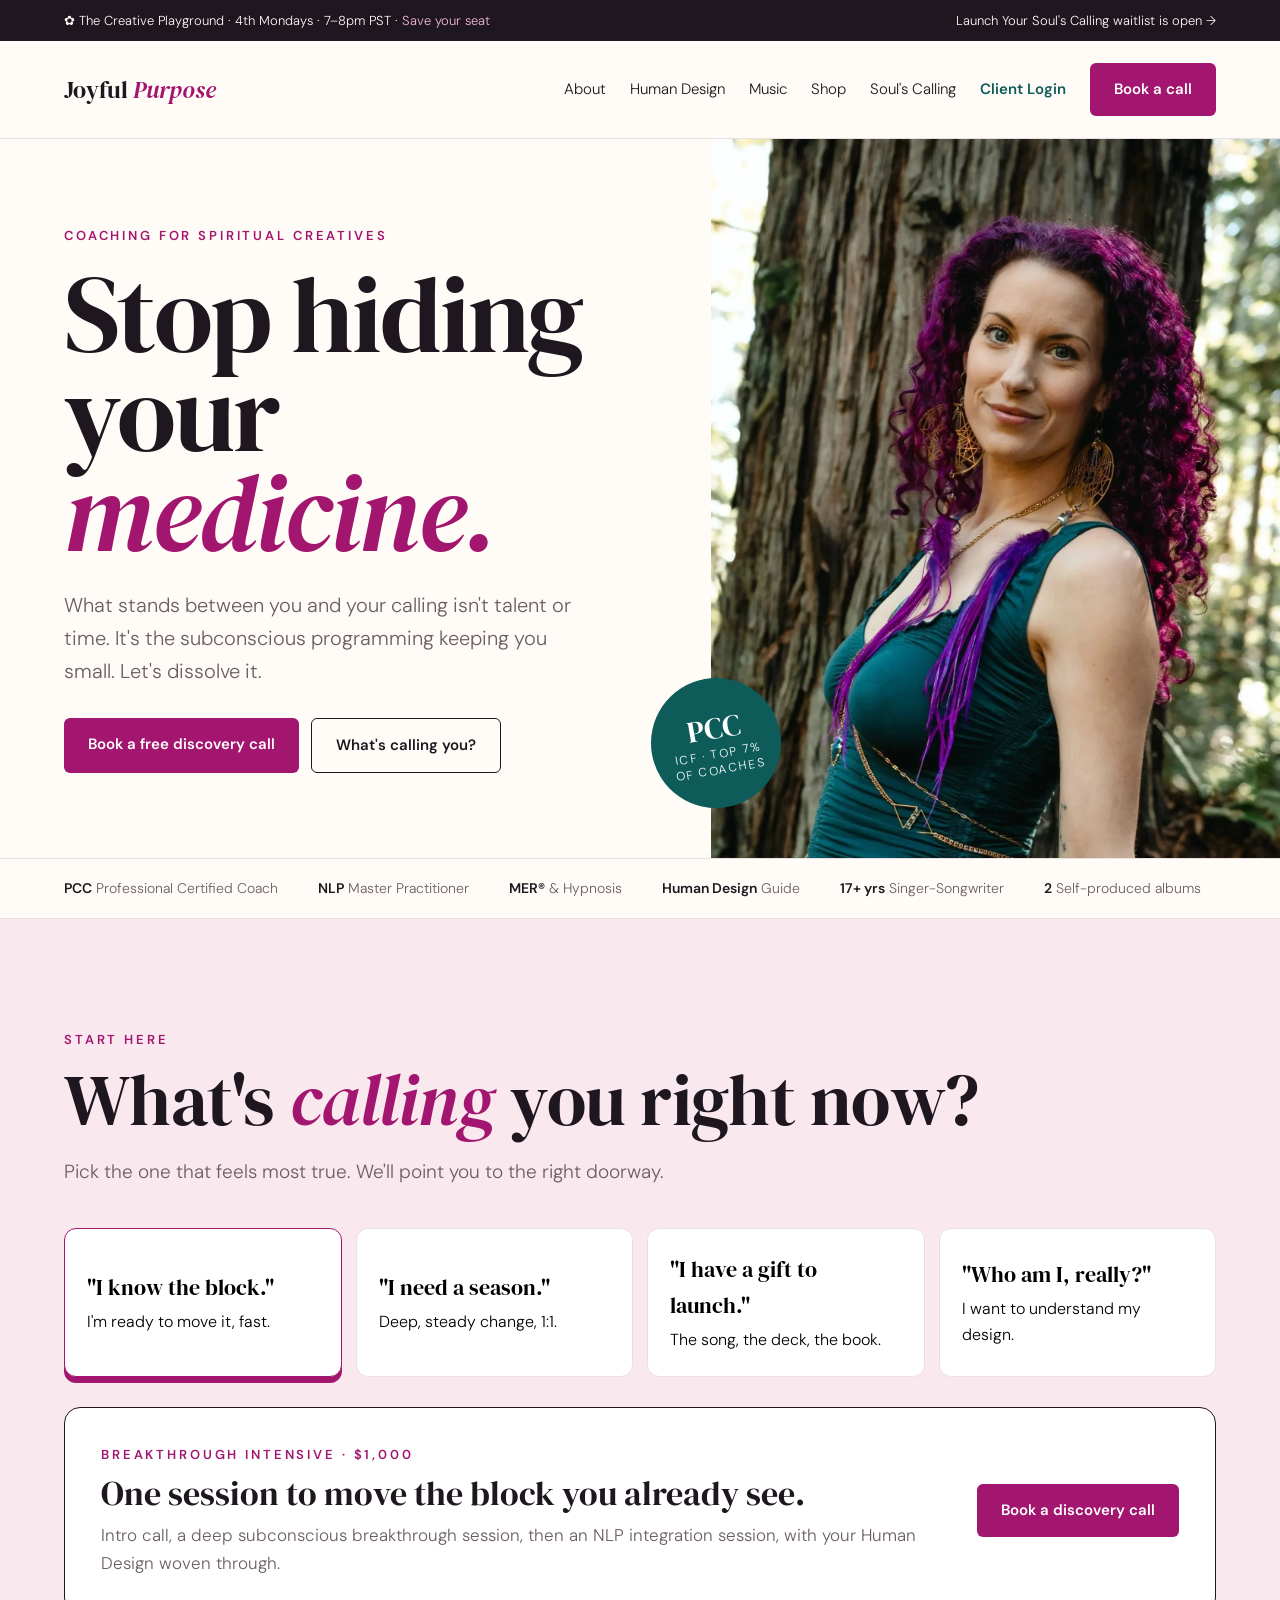
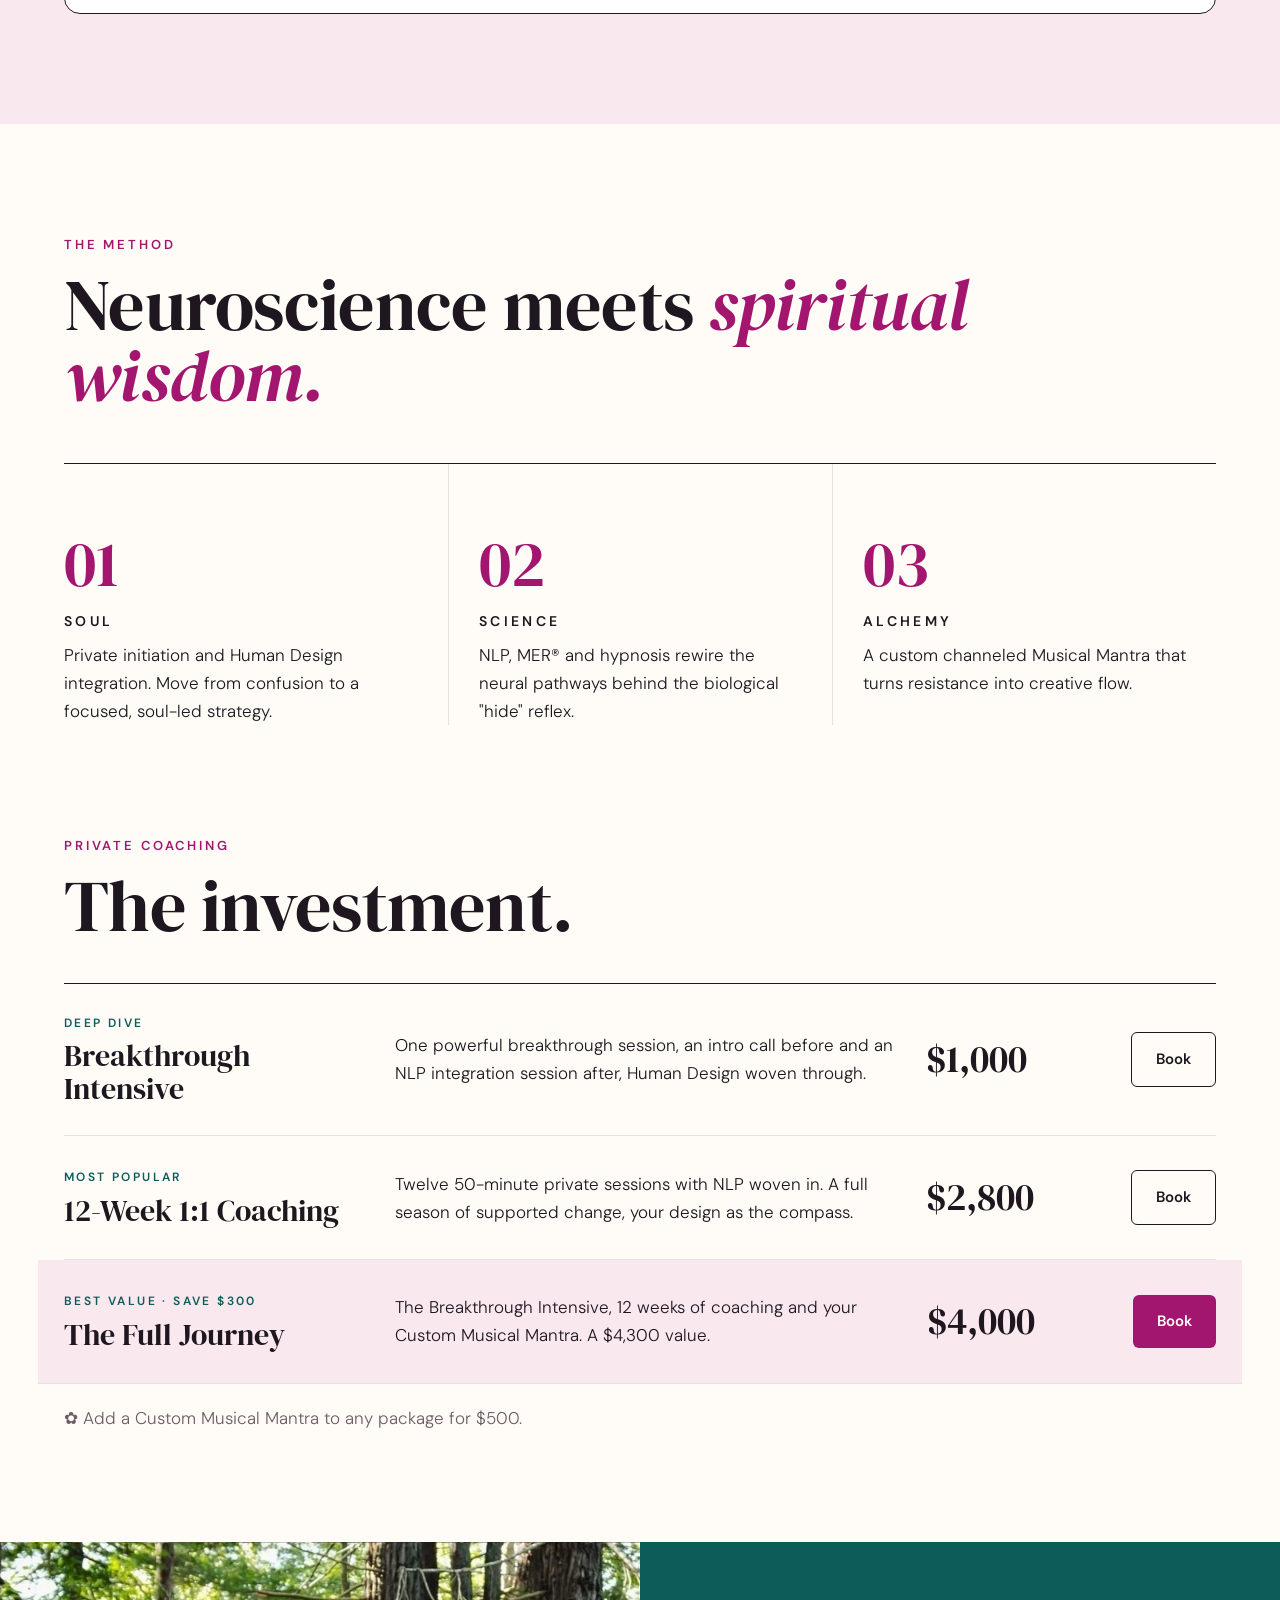
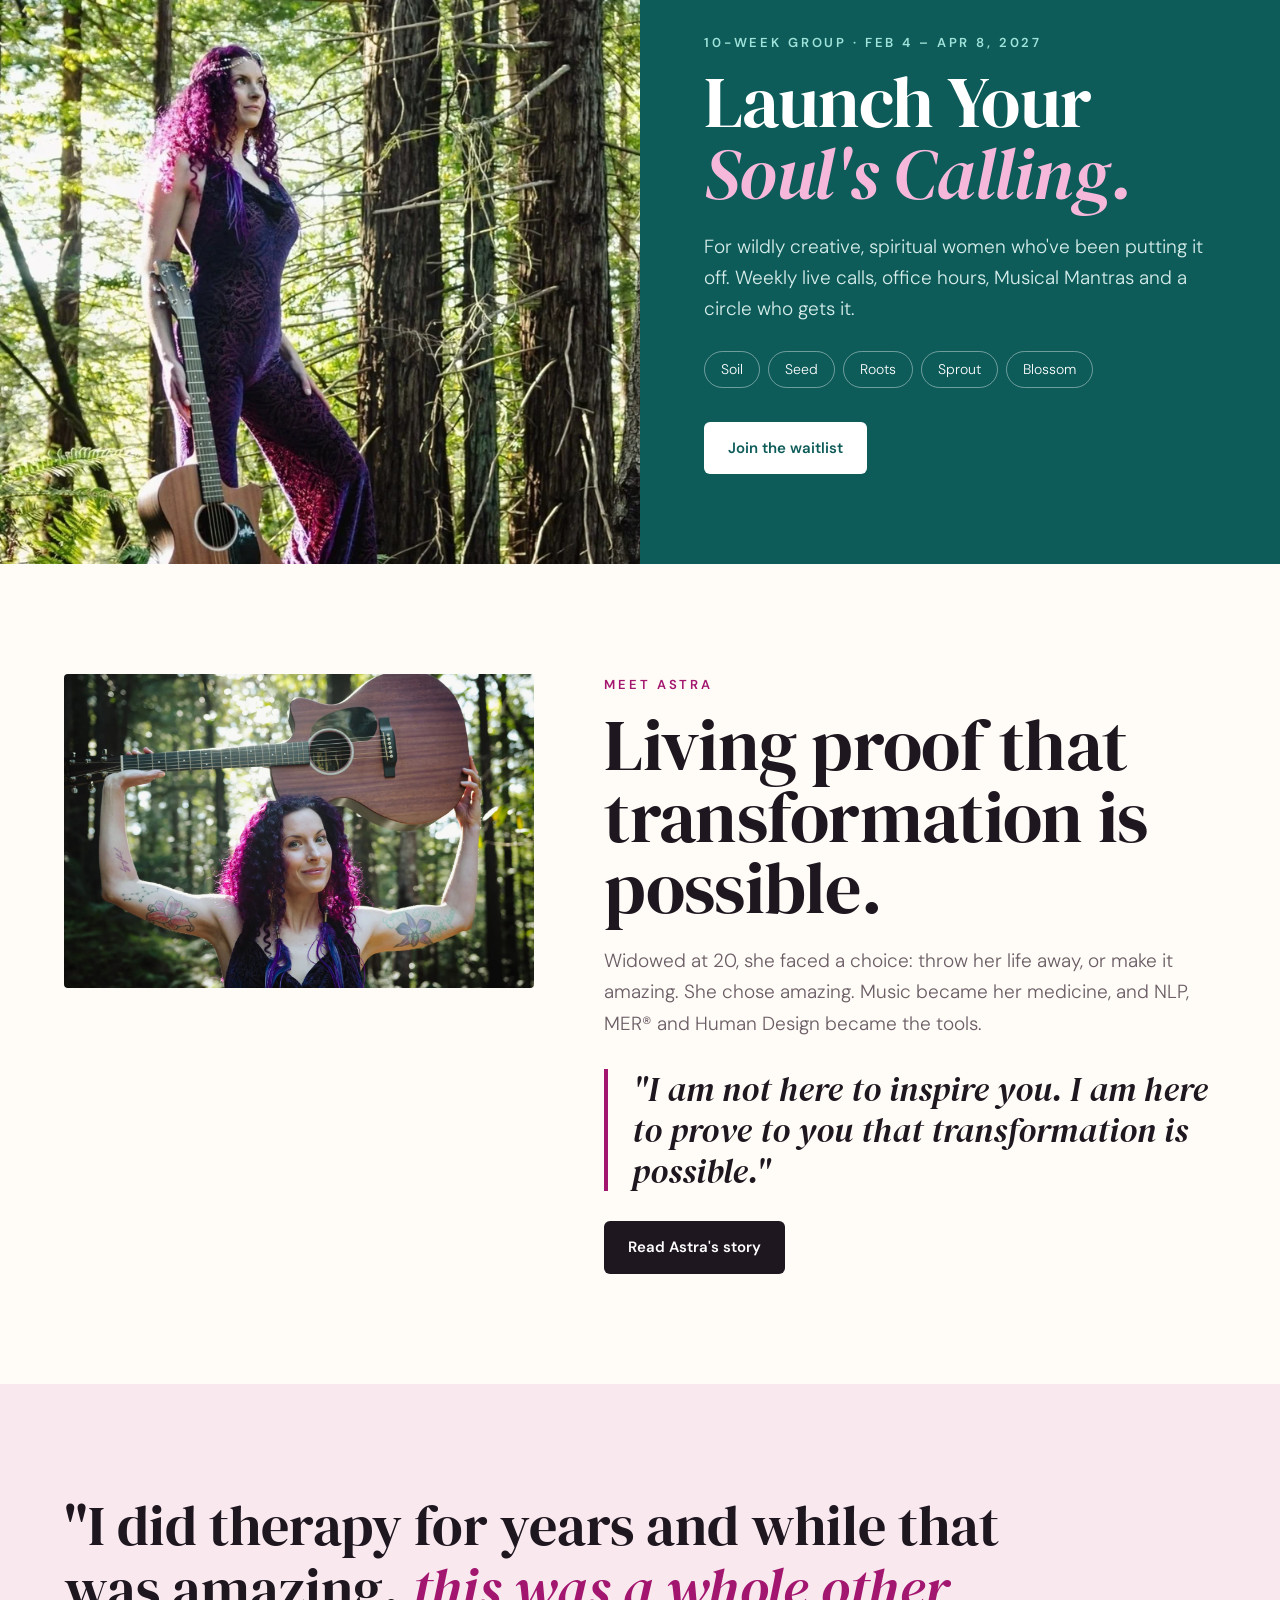
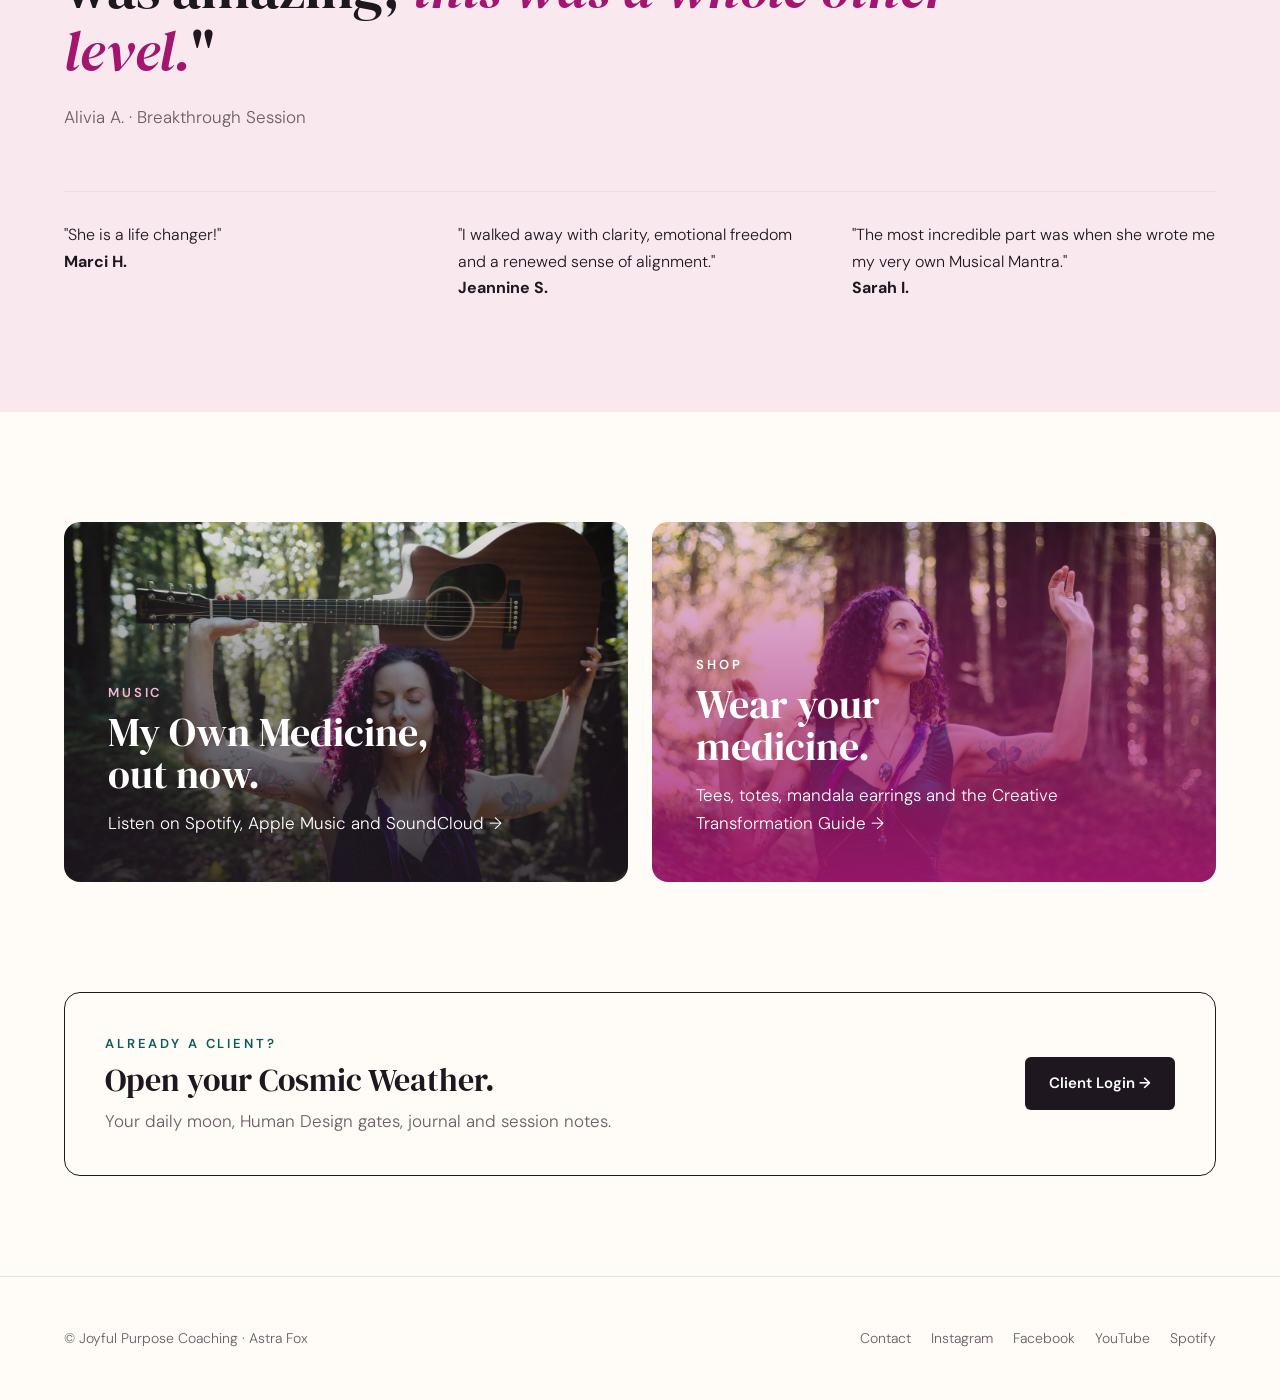
<file: mockups/4-editorial.html>
<!doctype html>
<html lang="en">
<head>
<meta charset="utf-8">
<meta name="viewport" content="width=device-width,initial-scale=1">
<title>4 · Bloom Editorial</title>
<link href="https://fonts.googleapis.com/css2?family=DM+Serif+Display:ital@0;1&family=DM+Sans:opsz,wght@9..40,300;9..40,400;9..40,600&display=swap" rel="stylesheet">
<style>
:root{--paper:#FFFBF6;--blush:#F9E8EE;--magenta:#A3166F;--teal:#0D5C5A;--ink:#1F1720;--soft:#6B5E66;--line:#EADFE2}
*{box-sizing:border-box;margin:0;padding:0}
body{font-family:"DM Sans",sans-serif;font-weight:300;color:var(--ink);background:var(--paper);font-size:17px;line-height:1.65}
a{color:inherit;text-decoration:none}
.d{font-family:"DM Serif Display",serif;font-weight:400}
.bar{background:var(--ink);color:var(--paper);font-size:13px;padding:10px 5vw;display:flex;justify-content:space-between;gap:10px}
.bar a{color:#F6B8DA}
header{display:flex;justify-content:space-between;align-items:center;padding:22px 5vw;border-bottom:1px solid var(--line);position:sticky;top:0;background:rgba(255,251,246,.92);backdrop-filter:blur(8px);z-index:9}
.logo{font-family:"DM Serif Display",serif;font-size:24px}
.logo span{color:var(--magenta);font-style:italic}
nav{display:flex;gap:24px;font-size:15px;align-items:center}
.login{color:var(--teal);font-weight:600}
.btn{display:inline-block;background:var(--magenta);color:#fff;padding:14px 24px;border-radius:6px;font-weight:600;font-size:15px}
.btn.ink{background:var(--ink)}.btn.out{background:transparent;color:var(--ink);border:1.5px solid var(--ink)}
.hero{display:grid;grid-template-columns:1.25fr 1fr;min-height:80vh;border-bottom:1px solid var(--line)}
.hero .txt{padding:8vh 5vw;display:flex;flex-direction:column;justify-content:center}
.kicker{font-size:13px;letter-spacing:.22em;text-transform:uppercase;color:var(--magenta);font-weight:600}
h1{font-family:"DM Serif Display",serif;font-weight:400;font-size:clamp(56px,8.4vw,128px);line-height:.92;letter-spacing:-.02em;margin:20px 0 26px}
h1 em{color:var(--magenta)}
.hero p{font-size:20px;color:var(--soft);max-width:520px}
.cta{display:flex;gap:12px;flex-wrap:wrap;margin-top:30px}
.hero .pic{background:url(img/astra-home.webp) center 20%/cover;position:relative}
.stamp{position:absolute;left:-60px;bottom:50px;width:130px;height:130px;border-radius:50%;background:var(--teal);color:#fff;display:grid;place-items:center;text-align:center;font-size:12px;letter-spacing:.14em;line-height:1.3;transform:rotate(-10deg)}
.stamp b{display:block;font-family:"DM Serif Display";font-size:30px;letter-spacing:0;font-weight:400}
.ticker{display:flex;gap:40px;padding:18px 5vw;border-bottom:1px solid var(--line);font-size:14px;color:var(--soft);overflow-x:auto;white-space:nowrap}
.ticker b{color:var(--ink);font-weight:600}
section{padding:110px 5vw}
.h2{font-family:"DM Serif Display",serif;font-weight:400;font-size:clamp(40px,5.6vw,76px);line-height:1;letter-spacing:-.01em;margin:14px 0 20px}
.h2 em{color:var(--magenta)}
.lede{font-size:19px;color:var(--soft);max-width:640px}
/* quiz */
.quiz{background:var(--blush)}
.qa{display:grid;grid-template-columns:repeat(4,1fr);gap:14px;margin:40px 0 30px}
.qa button{font:inherit;text-align:left;background:#fff;border:1.5px solid var(--line);border-radius:12px;padding:22px;cursor:pointer;font-size:16px;transition:.15s}
.qa button:hover,.qa button.on{border-color:var(--magenta);box-shadow:0 6px 0 var(--magenta)}
.qa button b{display:block;font-family:"DM Serif Display";font-weight:400;font-size:22px;margin-bottom:4px}
.answer{background:#fff;border-radius:16px;padding:36px;display:grid;grid-template-columns:1fr auto;gap:30px;align-items:center;border:1.5px solid var(--ink)}
.answer h3{font-family:"DM Serif Display";font-weight:400;font-size:34px}
/* method */
.method{display:grid;grid-template-columns:repeat(3,1fr);border-top:1.5px solid var(--ink);margin-top:50px}
.method div{padding:34px 30px 0 0}
.method div+div{padding-left:30px;border-left:1px solid var(--line)}
.method .n{font-family:"DM Serif Display";font-size:64px;color:var(--magenta);line-height:1}
.method h3{font-size:14px;letter-spacing:.24em;font-weight:600;margin:14px 0 8px}
/* pricing table */
.table{border-top:1.5px solid var(--ink);margin-top:40px}
.row{display:grid;grid-template-columns:1.2fr 2fr .7fr auto;gap:30px;align-items:center;padding:30px 0;border-bottom:1px solid var(--line)}
.row h3{font-family:"DM Serif Display";font-weight:400;font-size:30px;line-height:1.1}
.row small{display:block;font-size:12px;letter-spacing:.2em;color:var(--teal);font-weight:600;margin-bottom:6px}
.row .amt{font-family:"DM Serif Display";font-size:38px}
.row.best{background:var(--blush);margin:0 -2vw;padding:30px 2vw}
/* launch spread */
.spread{display:grid;grid-template-columns:1fr 1fr;background:var(--teal);color:#fff}
.spread .img{background:url(img/music1.webp) 20% center/cover;min-height:560px}
.spread .txt{padding:90px 5vw}
.spread .kicker{color:#9FE3DA}
.spread .h2 em{color:#F6B8DA}
.spread .lede{color:#D5ECE9}
.steps{display:flex;gap:8px;flex-wrap:wrap;margin:26px 0 34px}
.steps span{border:1px solid rgba(255,255,255,.4);border-radius:30px;padding:6px 16px;font-size:14px}
/* about */
.about{display:grid;grid-template-columns:1fr 1.3fr;gap:70px;align-items:start}
.about img{width:100%;border-radius:4px}
.pull{font-family:"DM Serif Display";font-style:italic;font-size:34px;line-height:1.2;border-left:4px solid var(--magenta);padding-left:24px;margin:30px 0}
/* quotes */
.big{font-family:"DM Serif Display";font-size:clamp(32px,4.4vw,58px);line-height:1.12;max-width:1000px}
.big em{color:var(--magenta)}
.who{margin-top:20px;color:var(--soft)}
.minis{display:grid;grid-template-columns:repeat(3,1fr);gap:30px;margin-top:60px;border-top:1px solid var(--line);padding-top:30px;font-size:16px}
/* music + shop */
.duo{display:grid;grid-template-columns:1fr 1fr;gap:24px;padding-top:0}
.tile{border-radius:16px;padding:44px;min-height:360px;display:flex;flex-direction:column;justify-content:flex-end;color:#fff;background-size:cover;background-position:center}
.tile h3{font-family:"DM Serif Display";font-weight:400;font-size:40px;line-height:1.05;margin:8px 0 14px}
.tile.m{background-image:linear-gradient(0deg,rgba(31,23,32,.85),rgba(31,23,32,.1)),url(img/music2.webp)}
.tile.s{background-image:linear-gradient(0deg,rgba(163,22,111,.9),rgba(163,22,111,.2)),url(img/astra-about2.webp)}
.app{margin:0 5vw 100px;border:1.5px solid var(--ink);border-radius:16px;padding:40px;display:flex;justify-content:space-between;align-items:center;gap:20px;flex-wrap:wrap}
footer{border-top:1px solid var(--line);padding:50px 5vw;display:flex;justify-content:space-between;flex-wrap:wrap;gap:20px;font-size:14px;color:var(--soft)}
footer div{display:flex;gap:20px;flex-wrap:wrap}
@media(max-width:900px){nav a:not(.btn):not(.login){display:none}.hero,.spread,.about,.duo{grid-template-columns:1fr}.hero .pic{min-height:60vh}.stamp{left:20px;bottom:-40px}.qa,.method,.minis{grid-template-columns:1fr 1fr}.row{grid-template-columns:1fr}.answer{grid-template-columns:1fr}.method div+div{padding-left:0;border:0}}
@media(max-width:560px){.qa,.method,.minis{grid-template-columns:1fr}.bar span:last-child{display:none}}
</style>
</head>
<body>
<div class="bar"><span>✿ The Creative Playground · 4th Mondays · 7–8pm PST · <a href="https://www.eventbrite.com/e/the-creative-playground-tickets-1986926631040">Save your seat</a></span><span>Launch Your Soul's Calling waitlist is open →</span></div>
<header>
<a class="logo" href="#">Joyful <span>Purpose</span></a>
<nav><a href="#">About</a><a href="#">Human Design</a><a href="#">Music</a><a href="#">Shop</a><a href="https://launchyoursoulscalling.com/">Soul's Calling</a><a class="login" href="https://jcisit.github.io/cosmic-weather/">Client Login</a><a class="btn" href="https://calendly.com/astrafox/discoverycall">Book a call</a></nav>
</header>

<div class="hero">
<div class="txt">
<div class="kicker">Coaching for spiritual creatives</div>
<h1>Stop hiding your <em>medicine.</em></h1>
<p>What stands between you and your calling isn't talent or time. It's the subconscious programming keeping you small. Let's dissolve it.</p>
<div class="cta"><a class="btn" href="https://calendly.com/astrafox/discoverycall">Book a free discovery call</a><a class="btn out" href="#quiz">What's calling you?</a></div>
</div>
<div class="pic"><div class="stamp"><div><b>PCC</b>ICF · TOP 7%<br>OF COACHES</div></div></div>
</div>
<div class="ticker"><span><b>PCC</b> Professional Certified Coach</span><span><b>NLP</b> Master Practitioner</span><span><b>MER®</b> &amp; Hypnosis</span><span><b>Human Design</b> Guide</span><span><b>17+ yrs</b> Singer-Songwriter</span><span><b>2</b> Self-produced albums</span></div>

<section class="quiz" id="quiz">
<div class="kicker">Start here</div>
<h2 class="h2">What's <em>calling</em> you right now?</h2>
<p class="lede">Pick the one that feels most true. We'll point you to the right doorway.</p>
<div class="qa" id="qa">
<button data-k="0" class="on"><b>"I know the block."</b>I'm ready to move it, fast.</button>
<button data-k="1"><b>"I need a season."</b>Deep, steady change, 1:1.</button>
<button data-k="2"><b>"I have a gift to launch."</b>The song, the deck, the book.</button>
<button data-k="3"><b>"Who am I, really?"</b>I want to understand my design.</button>
</div>
<div class="answer"><div><div class="kicker" id="ak">Breakthrough Intensive · $1,000</div><h3 id="ah">One session to move the block you already see.</h3><p id="ap" style="color:var(--soft)">Intro call, a deep subconscious breakthrough session, then an NLP integration session, with your Human Design woven through.</p></div><a class="btn" id="aa" href="https://calendly.com/astrafox/discoverycall">Book a discovery call</a></div>
</section>

<section>
<div class="kicker">The method</div>
<h2 class="h2">Neuroscience meets <em>spiritual wisdom.</em></h2>
<div class="method">
<div><div class="n">01</div><h3>SOUL</h3><p>Private initiation and Human Design integration. Move from confusion to a focused, soul-led strategy.</p></div>
<div><div class="n">02</div><h3>SCIENCE</h3><p>NLP, MER® and hypnosis rewire the neural pathways behind the biological "hide" reflex.</p></div>
<div><div class="n">03</div><h3>ALCHEMY</h3><p>A custom channeled Musical Mantra that turns resistance into creative flow.</p></div>
</div>
</section>

<section style="padding-top:0">
<div class="kicker">Private coaching</div>
<h2 class="h2">The investment.</h2>
<div class="table">
<div class="row"><div><small>DEEP DIVE</small><h3>Breakthrough Intensive</h3></div><p>One powerful breakthrough session, an intro call before and an NLP integration session after, Human Design woven through.</p><div class="amt">$1,000</div><a class="btn out" href="https://calendly.com/astrafox/discoverycall">Book</a></div>
<div class="row"><div><small>MOST POPULAR</small><h3>12-Week 1:1 Coaching</h3></div><p>Twelve 50-minute private sessions with NLP woven in. A full season of supported change, your design as the compass.</p><div class="amt">$2,800</div><a class="btn out" href="https://calendly.com/astrafox/discoverycall">Book</a></div>
<div class="row best"><div><small>BEST VALUE · SAVE $300</small><h3>The Full Journey</h3></div><p>The Breakthrough Intensive, 12 weeks of coaching and your Custom Musical Mantra. A $4,300 value.</p><div class="amt">$4,000</div><a class="btn" href="https://calendly.com/astrafox/discoverycall">Book</a></div>
</div>
<p style="margin-top:20px;color:var(--soft)">✿ Add a Custom Musical Mantra to any package for $500.</p>
</section>

<div class="spread">
<div class="img"></div>
<div class="txt">
<div class="kicker">10-week group · Feb 4 – Apr 8, 2027</div>
<h2 class="h2">Launch Your <em>Soul's Calling.</em></h2>
<p class="lede">For wildly creative, spiritual women who've been putting it off. Weekly live calls, office hours, Musical Mantras and a circle who gets it.</p>
<div class="steps"><span>Soil</span><span>Seed</span><span>Roots</span><span>Sprout</span><span>Blossom</span></div>
<a class="btn" style="background:#fff;color:var(--teal)" href="https://launchyoursoulscalling.com/">Join the waitlist</a>
</div>
</div>

<section class="about">
<img src="img/astra-about1.webp" alt="Astra Fox with guitar">
<div>
<div class="kicker">Meet Astra</div>
<h2 class="h2">Living proof that transformation is possible.</h2>
<p class="lede">Widowed at 20, she faced a choice: throw her life away, or make it amazing. She chose amazing. Music became her medicine, and NLP, MER® and Human Design became the tools.</p>
<p class="pull">"I am not here to inspire you. I am here to prove to you that transformation is possible."</p>
<a class="btn ink" href="#">Read Astra's story</a>
</div>
</section>

<section style="background:var(--blush)">
<p class="big">"I did therapy for years and while that was amazing, <em>this was a whole other level.</em>"</p>
<p class="who">Alivia A. · Breakthrough Session</p>
<div class="minis">
<p>"She is a life changer!" <br><b>Marci H.</b></p>
<p>"I walked away with clarity, emotional freedom and a renewed sense of alignment." <br><b>Jeannine S.</b></p>
<p>"The most incredible part was when she wrote me my very own Musical Mantra." <br><b>Sarah I.</b></p>
</div>
</section>

<section class="duo" style="padding-top:110px">
<a class="tile m" href="#"><span class="kicker" style="color:#F6B8DA">Music</span><h3>My Own Medicine,<br>out now.</h3><span>Listen on Spotify, Apple Music and SoundCloud →</span></a>
<a class="tile s" href="#"><span class="kicker" style="color:#fff">Shop</span><h3>Wear your<br>medicine.</h3><span>Tees, totes, mandala earrings and the Creative Transformation Guide →</span></a>
</section>

<div class="app">
<div><div class="kicker" style="color:var(--teal)">Already a client?</div><h3 class="d" style="font-size:32px">Open your Cosmic Weather.</h3><p style="color:var(--soft)">Your daily moon, Human Design gates, journal and session notes.</p></div>
<a class="btn ink" href="https://jcisit.github.io/cosmic-weather/">Client Login →</a>
</div>

<footer><span>© Joyful Purpose Coaching · Astra Fox</span><div><a href="#">Contact</a><a href="https://www.instagram.com/joyfulpurposecoaching/">Instagram</a><a href="https://www.facebook.com/joyfulpurposecoaching/">Facebook</a><a href="https://www.youtube.com/@joyfulpurposecoaching">YouTube</a><a href="https://open.spotify.com/album/7DkC7wJwmvpe9KzK2PD7x6">Spotify</a></div></footer>
<script>
const A=[
["Breakthrough Intensive · $1,000","One session to move the block you already see.","Intro call, a deep subconscious breakthrough session, then an NLP integration session, with your Human Design woven through.","Book a discovery call","https://calendly.com/astrafox/discoverycall"],
["12-Week 1:1 Coaching · $2,800","A full season of supported change.","Twelve private sessions with NLP woven in. Or go all in with The Full Journey ($4,000), which adds the Intensive and your Musical Mantra.","Book a discovery call","https://calendly.com/astrafox/discoverycall"],
["Launch Your Soul's Calling · Feb 4","Ten weeks to finally launch your gift.","A group program for spiritual creatives: weekly live calls, office hours, your own Musical Mantra and a Full Bloom Ceremony.","Join the waitlist","https://launchyoursoulscalling.com/"],
["Human Design Reading · 30 or 60 min","Meet the way you are wired.","Your Type, Strategy, Authority and Profile in plain language, with simple steps for daily life. Buy one, gift one half off.","Book a reading","https://calendly.com/astrafox/human-design"]];
document.querySelectorAll('#qa button').forEach(b=>b.onclick=()=>{document.querySelectorAll('#qa button').forEach(x=>x.classList.remove('on'));b.classList.add('on');const a=A[b.dataset.k];ak.textContent=a[0];ah.textContent=a[1];ap.textContent=a[2];aa.textContent=a[3];aa.href=a[4];});
</script>
</body>
</html>
</file>
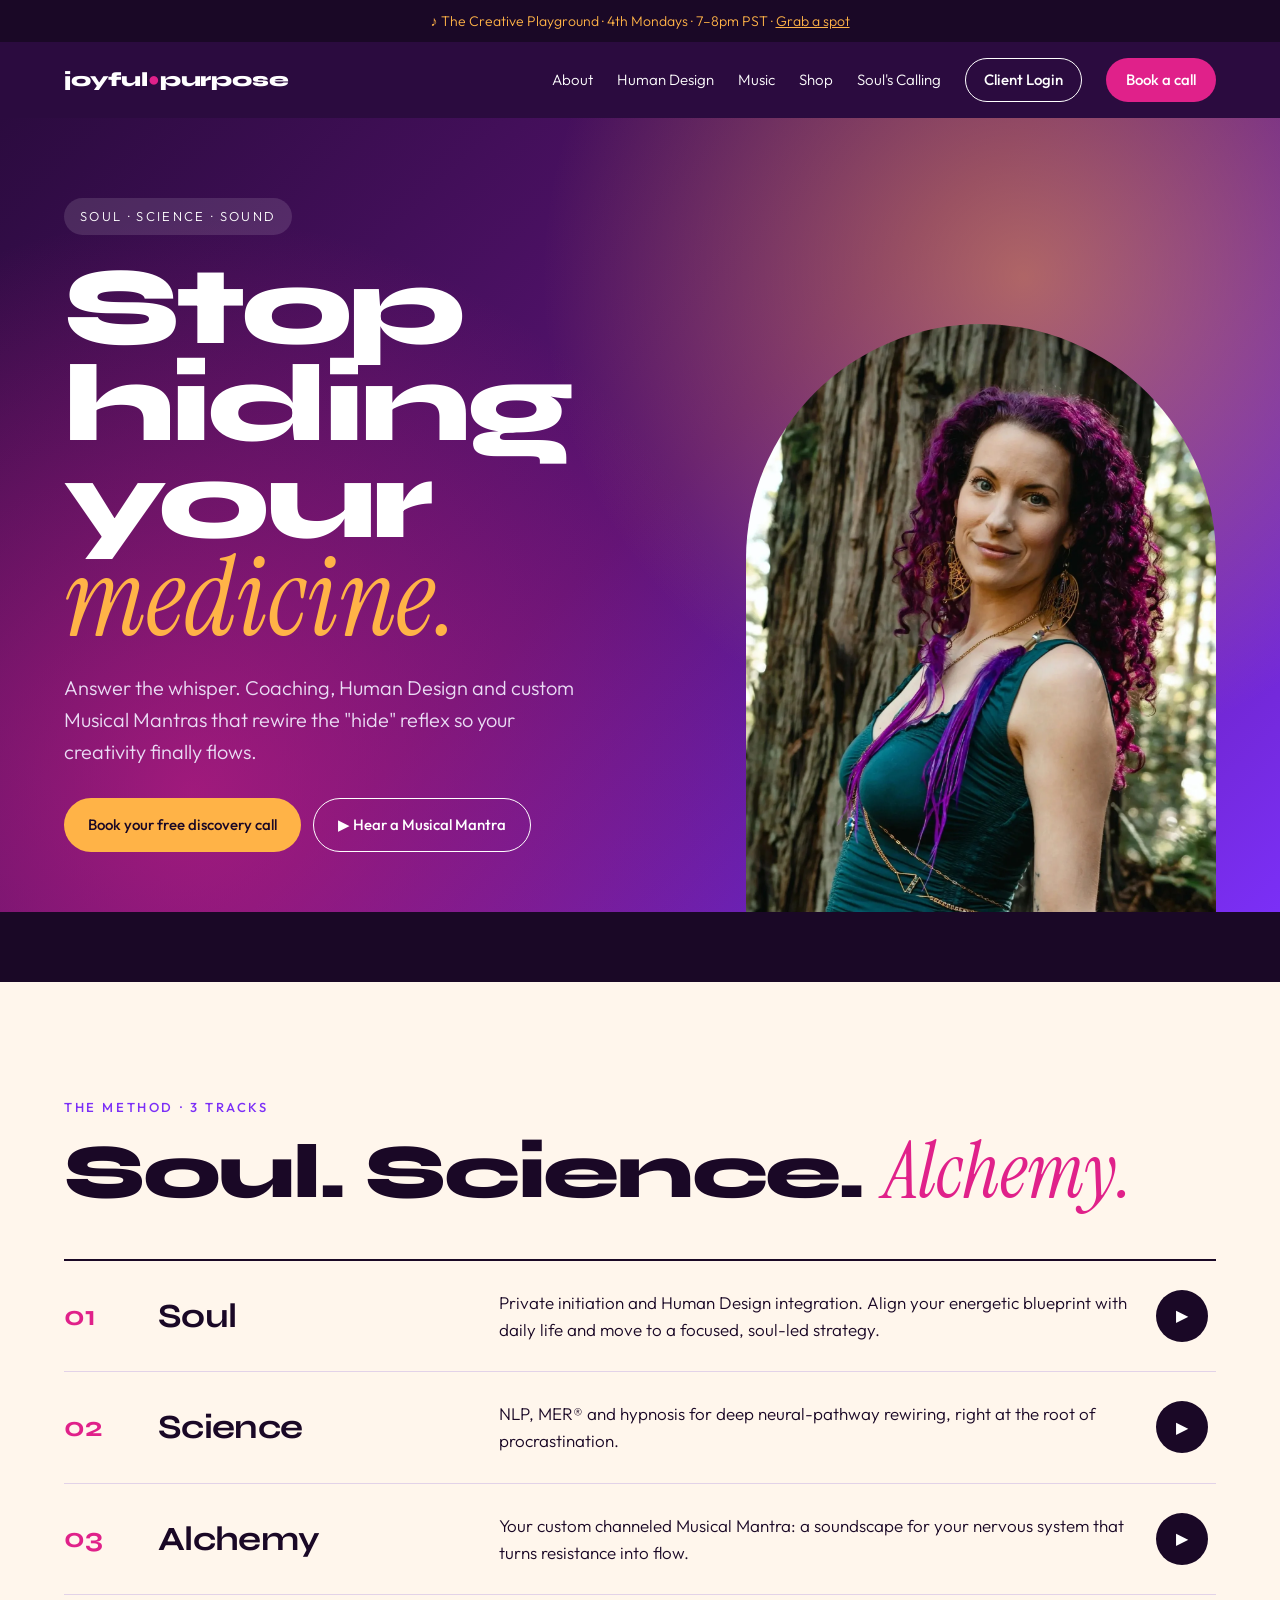
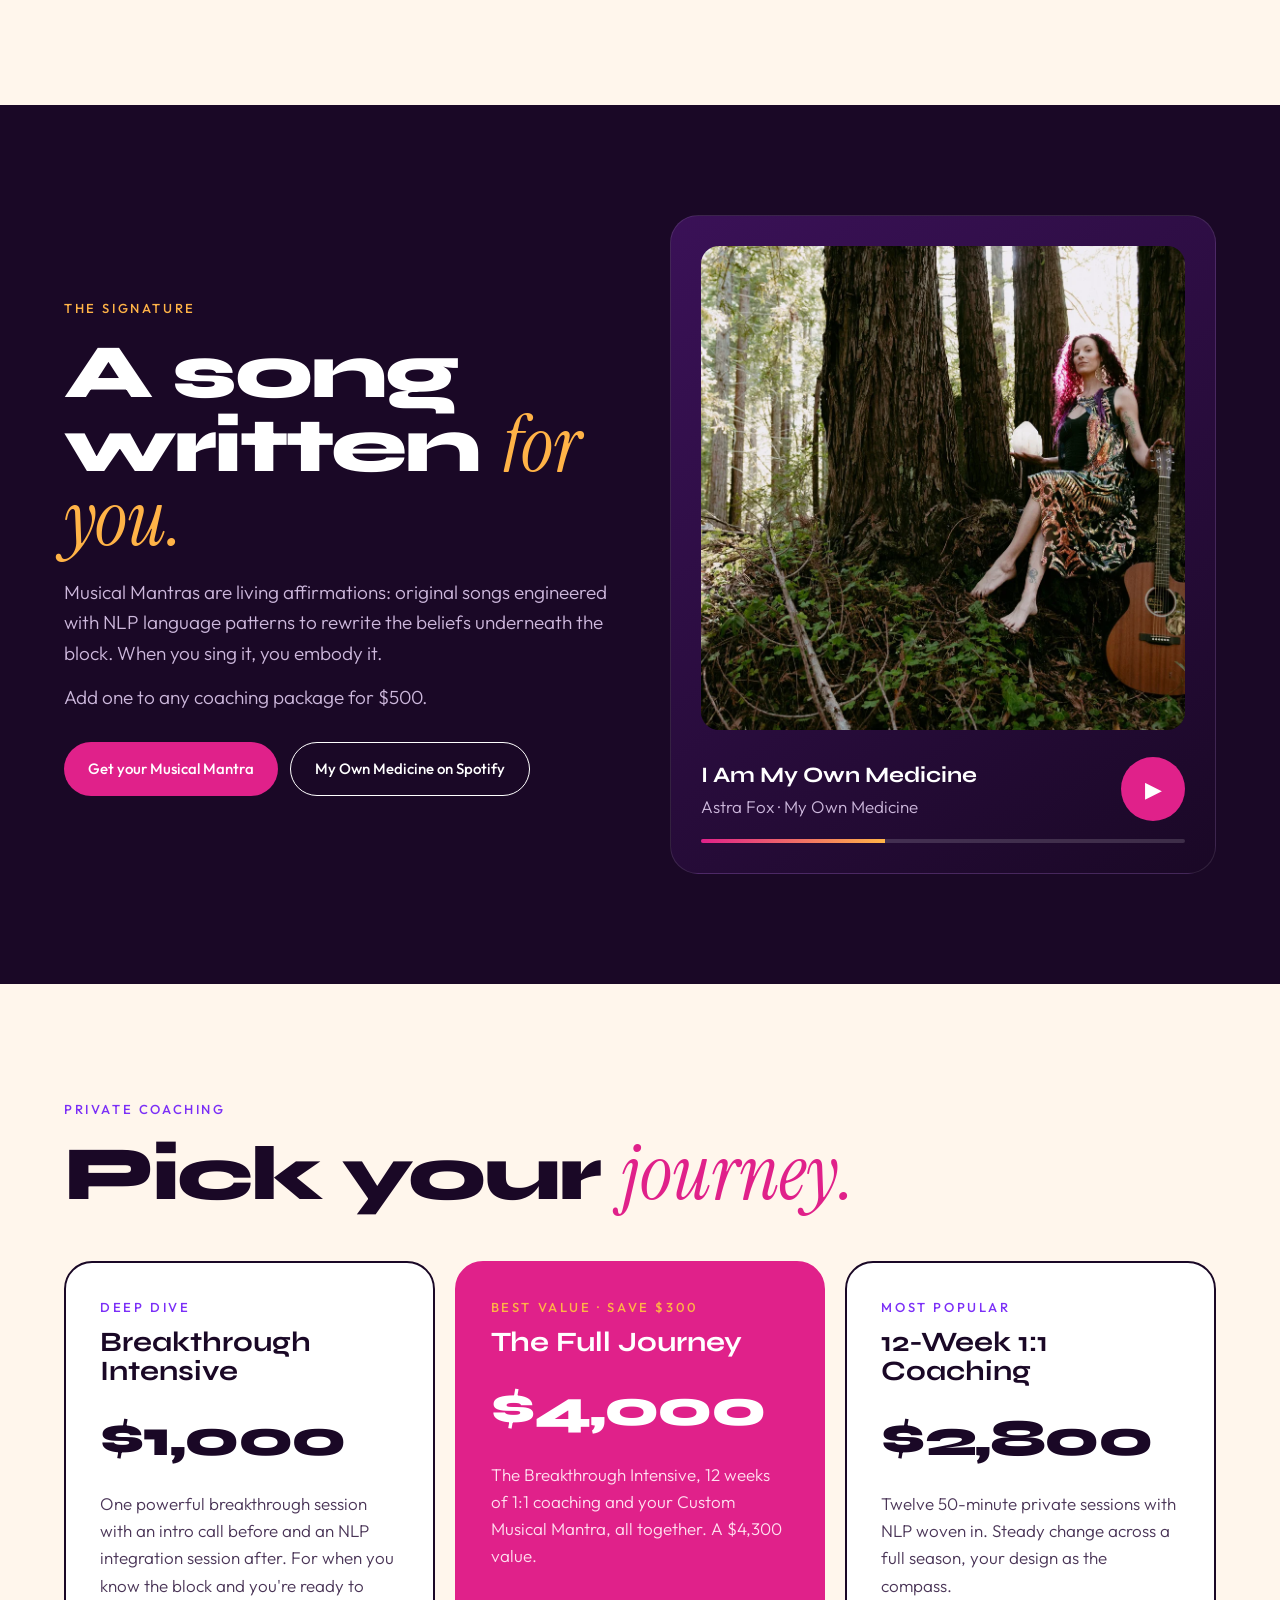
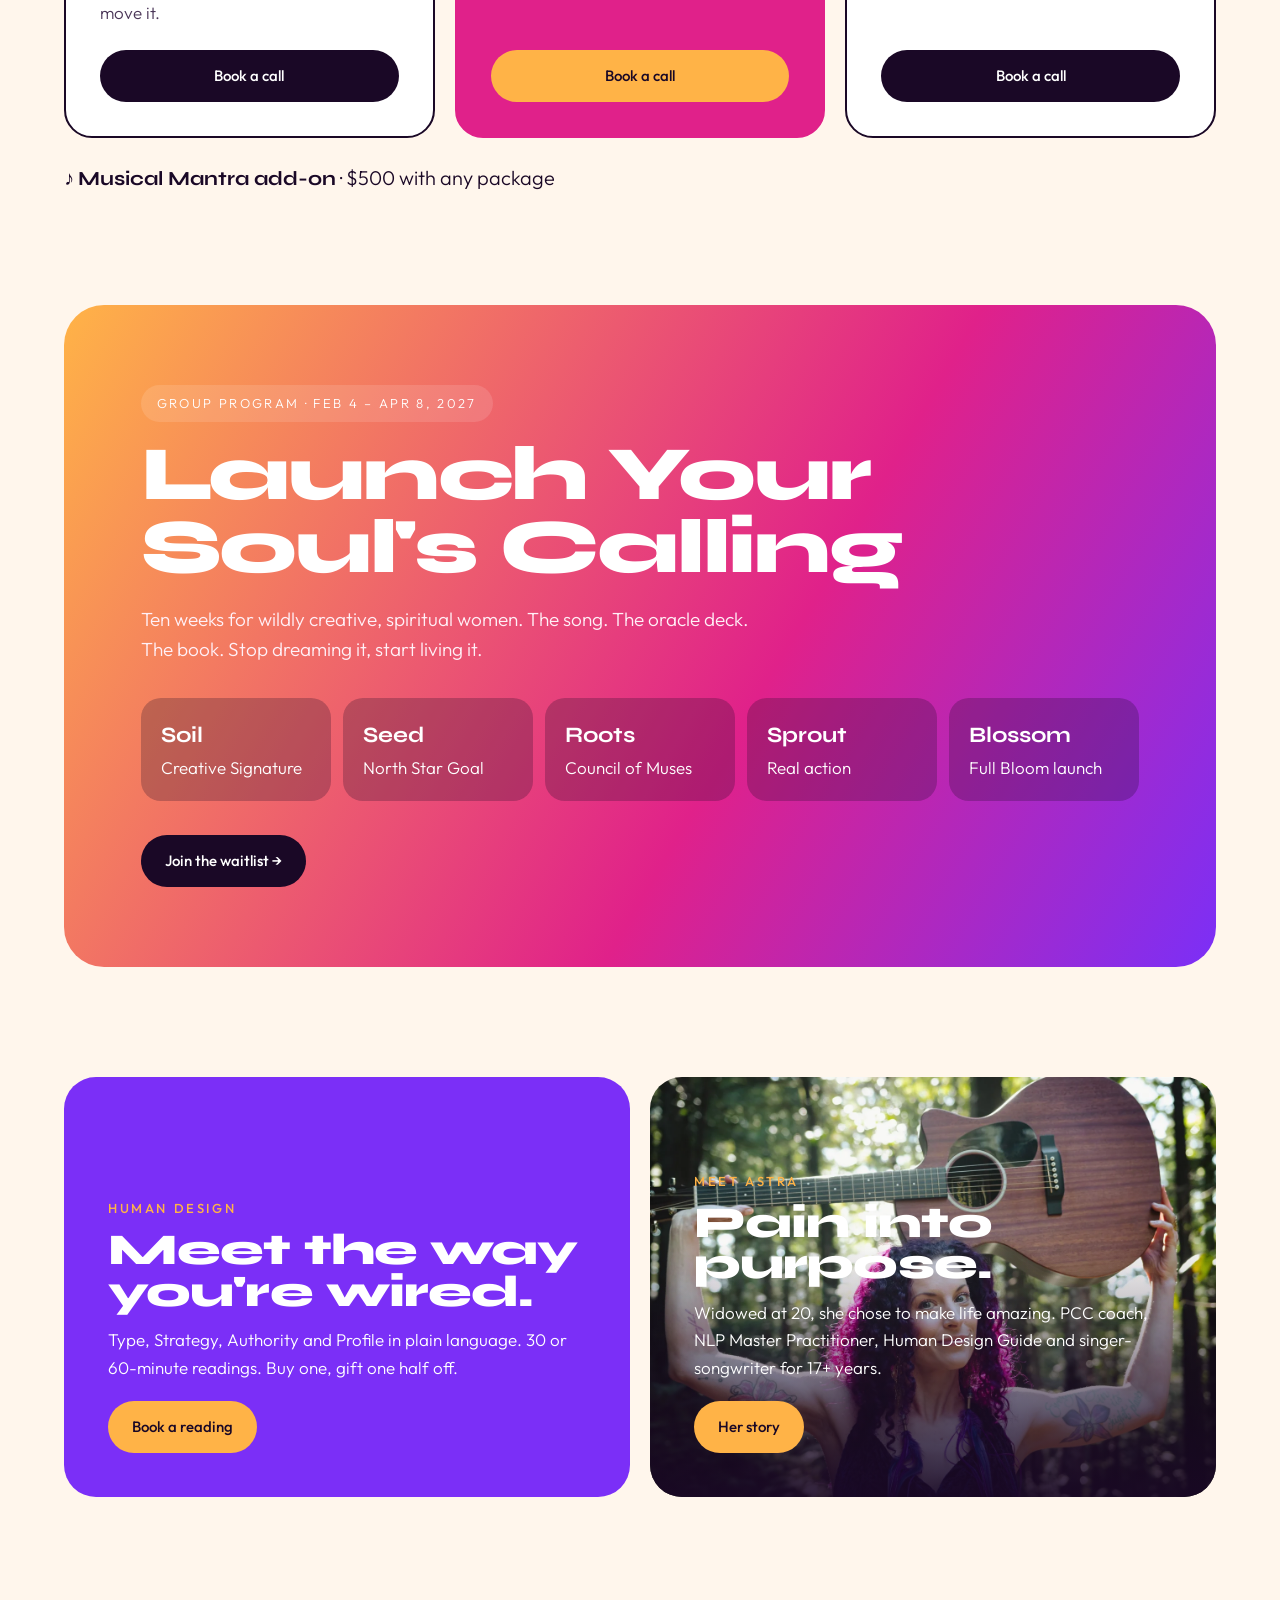
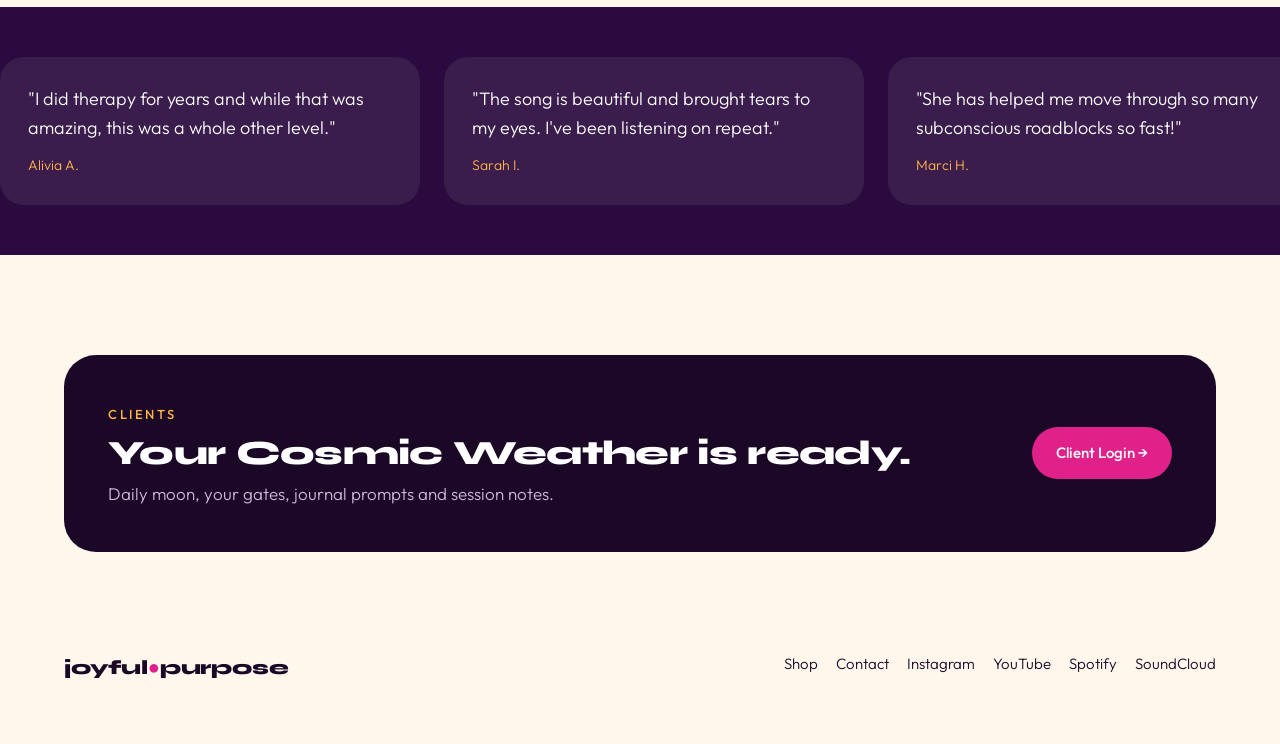
<file: mockups/5-sound.html>
<!doctype html>
<html lang="en">
<head>
<meta charset="utf-8">
<meta name="viewport" content="width=device-width,initial-scale=1">
<title>5 · Sound &amp; Soul</title>
<link href="https://fonts.googleapis.com/css2?family=Syne:wght@500;700;800&family=Outfit:wght@300;400;500&family=Instrument+Serif:ital@1&display=swap" rel="stylesheet">
<style>
:root{--grape:#2B0B3F;--magenta:#E0218A;--violet:#7B2FF7;--amber:#FFB347;--cream:#FFF6EC;--ink:#1A0826;--mute:#CDB8DC}
*{box-sizing:border-box;margin:0;padding:0}
body{font-family:Outfit,sans-serif;font-weight:300;background:var(--cream);color:var(--ink);font-size:17px;line-height:1.6}
a{color:inherit;text-decoration:none}
.s{font-family:Syne,sans-serif}
.i{font-family:"Instrument Serif",serif;font-style:italic;font-weight:400}
.bar{background:var(--ink);color:var(--amber);font-size:14px;text-align:center;padding:10px}
header{position:sticky;top:0;z-index:9;display:flex;justify-content:space-between;align-items:center;padding:16px 5vw;background:var(--grape);color:#fff}
.logo{font-family:Syne;font-weight:800;font-size:20px;letter-spacing:-.01em}
.logo span{color:var(--magenta)}
nav{display:flex;gap:24px;align-items:center;font-size:15px}
.btn{display:inline-flex;align-items:center;gap:10px;border-radius:999px;padding:14px 24px;font-weight:500;font-size:15px}
.btn.hot{background:var(--magenta);color:#fff}
.btn.amber{background:var(--amber);color:var(--ink)}
.btn.ghost{border:1.5px solid currentColor}
.hero{background:radial-gradient(circle at 80% 20%,rgba(255,179,71,.5),transparent 40%),radial-gradient(circle at 15% 85%,rgba(224,33,138,.55),transparent 45%),linear-gradient(135deg,#2B0B3F,#5A1374 50%,#7B2FF7);color:#fff;padding:80px 5vw 0;overflow:hidden}
.hgrid{display:grid;grid-template-columns:1.2fr 1fr;gap:40px;align-items:end}
.tag{display:inline-block;font-size:13px;letter-spacing:.18em;text-transform:uppercase;background:rgba(255,255,255,.12);border-radius:999px;padding:8px 16px}
h1{font-family:Syne;font-weight:800;font-size:clamp(52px,8.6vw,132px);line-height:.88;letter-spacing:-.035em;margin:24px 0}
h1 .i{font-weight:400;letter-spacing:0;color:var(--amber)}
.hero p{font-size:20px;color:#EADCF5;max-width:520px}
.cta{display:flex;gap:12px;flex-wrap:wrap;margin:30px 0 60px}
.hero img{width:100%;max-width:470px;justify-self:end;display:block;border-radius:240px 240px 0 0;aspect-ratio:4/5;object-fit:cover;object-position:center 20%}
.wave{display:flex;gap:4px;align-items:center;height:70px;padding:0 5vw;background:var(--ink)}
.wave i{flex:1;background:linear-gradient(var(--magenta),var(--amber));border-radius:4px;animation:w 1.2s ease-in-out infinite alternate}
@keyframes w{from{height:12%}to{height:95%}}
section{padding:110px 5vw}
.h2{font-family:Syne;font-weight:800;font-size:clamp(40px,6vw,84px);line-height:.95;letter-spacing:-.03em;margin:16px 0 20px}
.h2 .i{font-weight:400;color:var(--magenta);letter-spacing:0}
.lede{font-size:19px;max-width:620px;color:#4A3557}
.k{font-size:13px;letter-spacing:.2em;text-transform:uppercase;font-weight:500;color:var(--violet)}
/* tracks = pillars */
.tracks{margin-top:50px;border-top:2px solid var(--ink)}
.tr{display:grid;grid-template-columns:70px 1fr 2fr 60px;gap:24px;align-items:center;padding:28px 0;border-bottom:1px solid #E2D2E8}
.tr .n{font-family:Syne;font-weight:700;font-size:28px;color:var(--magenta)}
.tr h3{font-family:Syne;font-weight:700;font-size:34px;letter-spacing:-.02em}
.tr .play{width:52px;height:52px;border-radius:50%;background:var(--ink);color:#fff;display:grid;place-items:center;font-size:16px}
/* mantra feature */
.mantra{background:var(--ink);color:#fff;display:grid;grid-template-columns:1fr 1fr;gap:60px;align-items:center}
.mantra .lede{color:var(--mute)}
.player{background:linear-gradient(145deg,#3a1157,#1a0826);border-radius:28px;padding:30px;border:1px solid rgba(255,255,255,.1)}
.player img{width:100%;border-radius:18px;aspect-ratio:1;object-fit:cover}
.player .meta{display:flex;justify-content:space-between;align-items:center;margin-top:20px}
.player .meta b{font-family:Syne;font-size:22px;display:block}
.prog{height:4px;background:rgba(255,255,255,.15);border-radius:4px;margin-top:18px;overflow:hidden}
.prog i{display:block;height:100%;width:38%;background:linear-gradient(90deg,var(--magenta),var(--amber))}
.bigplay{width:64px;height:64px;border-radius:50%;background:var(--magenta);display:grid;place-items:center;font-size:22px}
/* offers */
.offers{display:grid;grid-template-columns:repeat(3,minmax(0,1fr));gap:20px;margin-top:50px}
.o{min-width:0;border-radius:28px;padding:34px;background:#fff;border:2px solid var(--ink);display:flex;flex-direction:column}
.o h3{font-family:Syne;font-weight:700;font-size:28px;line-height:1.05;margin:10px 0}
.o .amt{font-family:Syne;font-weight:800;font-size:52px;letter-spacing:-.03em}
.o p{color:#4A3557;margin:10px 0 24px;flex:1}
.o.hot{background:var(--magenta);color:#fff;border-color:var(--magenta)}
.o.hot p{color:#FFE0F0}.o.hot .k{color:var(--amber)}
.o .btn{justify-content:center;background:var(--ink);color:#fff}
.o.hot .btn{background:var(--amber);color:var(--ink)}
.add{margin-top:24px;font-size:20px}
.add b{font-family:Syne}
/* launch */
.launch{margin:0 5vw;border-radius:40px;background:linear-gradient(120deg,var(--amber),var(--magenta) 60%,var(--violet));color:#fff;padding:80px 6vw;position:relative;overflow:hidden}
.launch .lede{color:#FFF0F7}
.bloom{display:grid;grid-template-columns:repeat(5,1fr);gap:12px;margin:34px 0}
.bloom div{background:rgba(26,8,38,.25);border-radius:20px;padding:20px}
.bloom b{font-family:Syne;font-size:22px;display:block}
/* two up */
.two{display:grid;grid-template-columns:1fr 1fr;gap:20px}
.card{border-radius:32px;padding:44px;min-height:420px;display:flex;flex-direction:column;justify-content:flex-end}
.card.hd{background:var(--violet);color:#fff}
.card.ab{background:url(img/astra-about1.webp) center/cover;color:#fff;position:relative}
.card.ab::before{content:"";position:absolute;inset:0;border-radius:32px;background:linear-gradient(0deg,rgba(26,8,38,.9),transparent 60%)}
.card.ab>*{position:relative}
.card h3{font-family:Syne;font-weight:800;font-size:44px;line-height:.95;letter-spacing:-.02em;margin:10px 0 14px}
/* testimonials marquee */
.mq{overflow:hidden;background:var(--grape);color:#fff;padding:50px 0}
.mq .row{display:flex;gap:24px;width:max-content;animation:m 40s linear infinite}
@keyframes m{to{transform:translateX(-50%)}}
.mq blockquote{width:420px;background:rgba(255,255,255,.07);border-radius:24px;padding:28px;font-size:18px}
.mq cite{display:block;margin-top:12px;color:var(--amber);font-style:normal;font-size:14px}
.app{margin:100px 5vw;background:var(--ink);color:#fff;border-radius:32px;padding:44px;display:flex;justify-content:space-between;align-items:center;gap:20px;flex-wrap:wrap}
footer{padding:0 5vw 60px;display:flex;justify-content:space-between;flex-wrap:wrap;gap:20px;font-size:15px}
footer div{display:flex;gap:18px;flex-wrap:wrap}
@media(max-width:900px){nav a:not(.btn){display:none}.hgrid,.mantra,.two{grid-template-columns:1fr}.hero img{justify-self:center}.offers,.bloom{grid-template-columns:1fr 1fr}.tr{grid-template-columns:50px 1fr 52px}.tr p{grid-column:1/-1}}
@media(max-width:560px){.offers,.bloom,.two{grid-template-columns:minmax(0,1fr)}nav .ghost{display:none}.card{padding:30px;min-height:360px}.card h3{font-size:36px}}
</style>
</head>
<body>
<div class="bar">♪ The Creative Playground · 4th Mondays · 7–8pm PST · <a href="https://www.eventbrite.com/e/the-creative-playground-tickets-1986926631040"><u>Grab a spot</u></a></div>
<header>
<a class="logo" href="#">joyful<span>●</span>purpose</a>
<nav><a href="#">About</a><a href="#">Human Design</a><a href="#">Music</a><a href="#">Shop</a><a href="https://launchyoursoulscalling.com/">Soul's Calling</a><a class="btn ghost" style="padding:9px 18px" href="https://jcisit.github.io/cosmic-weather/">Client Login</a><a class="btn hot" style="padding:10px 20px" href="https://calendly.com/astrafox/discoverycall">Book a call</a></nav>
</header>

<div class="hero">
<div class="hgrid">
<div>
<span class="tag">Soul · Science · Sound</span>
<h1>Stop hiding your <span class="i">medicine.</span></h1>
<p>Answer the whisper. Coaching, Human Design and custom Musical Mantras that rewire the "hide" reflex so your creativity finally flows.</p>
<div class="cta"><a class="btn amber" href="https://calendly.com/astrafox/discoverycall">Book your free discovery call</a><a class="btn ghost" href="#mantra">▶ Hear a Musical Mantra</a></div>
</div>
<img src="img/astra-home.webp" alt="Astra Fox">
</div>
</div>
<div class="wave" aria-hidden="true" id="wave"></div>

<section>
<span class="k">The method · 3 tracks</span>
<h2 class="h2">Soul. Science. <span class="i">Alchemy.</span></h2>
<div class="tracks">
<div class="tr"><span class="n">01</span><h3>Soul</h3><p>Private initiation and Human Design integration. Align your energetic blueprint with daily life and move to a focused, soul-led strategy.</p><span class="play">▶</span></div>
<div class="tr"><span class="n">02</span><h3>Science</h3><p>NLP, MER® and hypnosis for deep neural-pathway rewiring, right at the root of procrastination.</p><span class="play">▶</span></div>
<div class="tr"><span class="n">03</span><h3>Alchemy</h3><p>Your custom channeled Musical Mantra: a soundscape for your nervous system that turns resistance into flow.</p><span class="play">▶</span></div>
</div>
</section>

<section class="mantra" id="mantra">
<div>
<span class="k" style="color:var(--amber)">The signature</span>
<h2 class="h2">A song written <span class="i" style="color:var(--amber)">for you.</span></h2>
<p class="lede">Musical Mantras are living affirmations: original songs engineered with NLP language patterns to rewrite the beliefs underneath the block. When you sing it, you embody it.</p>
<p class="lede" style="margin-top:14px">Add one to any coaching package for $500.</p>
<div class="cta" style="margin-bottom:0"><a class="btn hot" href="https://calendly.com/astrafox/discoverycall">Get your Musical Mantra</a><a class="btn ghost" href="https://open.spotify.com/album/7DkC7wJwmvpe9KzK2PD7x6">My Own Medicine on Spotify</a></div>
</div>
<div class="player">
<img src="img/music3.webp" alt="Astra performing">
<div class="meta"><div><b>I Am My Own Medicine</b><span style="color:var(--mute)">Astra Fox · My Own Medicine</span></div><span class="bigplay">▶</span></div>
<div class="prog"><i></i></div>
</div>
</section>

<section>
<span class="k">Private coaching</span>
<h2 class="h2">Pick your <span class="i">journey.</span></h2>
<div class="offers">
<div class="o"><span class="k">Deep dive</span><h3>Breakthrough Intensive</h3><div class="amt">$1,000</div><p>One powerful breakthrough session with an intro call before and an NLP integration session after. For when you know the block and you're ready to move it.</p><a class="btn" href="https://calendly.com/astrafox/discoverycall">Book a call</a></div>
<div class="o hot"><span class="k">Best value · save $300</span><h3>The Full Journey</h3><div class="amt">$4,000</div><p>The Breakthrough Intensive, 12 weeks of 1:1 coaching and your Custom Musical Mantra, all together. A $4,300 value.</p><a class="btn" href="https://calendly.com/astrafox/discoverycall">Book a call</a></div>
<div class="o"><span class="k">Most popular</span><h3>12-Week 1:1 Coaching</h3><div class="amt">$2,800</div><p>Twelve 50-minute private sessions with NLP woven in. Steady change across a full season, your design as the compass.</p><a class="btn" href="https://calendly.com/astrafox/discoverycall">Book a call</a></div>
</div>
<p class="add">♪ <b>Musical Mantra add-on</b> · $500 with any package</p>
</section>

<div class="launch">
<span class="tag">Group program · Feb 4 – Apr 8, 2027</span>
<h2 class="h2" style="color:#fff">Launch Your Soul's Calling</h2>
<p class="lede">Ten weeks for wildly creative, spiritual women. The song. The oracle deck. The book. Stop dreaming it, start living it.</p>
<div class="bloom"><div><b>Soil</b>Creative Signature</div><div><b>Seed</b>North Star Goal</div><div><b>Roots</b>Council of Muses</div><div><b>Sprout</b>Real action</div><div><b>Blossom</b>Full Bloom launch</div></div>
<a class="btn" style="background:var(--ink);color:#fff" href="https://launchyoursoulscalling.com/">Join the waitlist →</a>
</div>

<section class="two">
<a class="card hd" href="https://calendly.com/astrafox/human-design"><span class="k" style="color:var(--amber)">Human Design</span><h3>Meet the way you're wired.</h3><p>Type, Strategy, Authority and Profile in plain language. 30 or 60-minute readings. Buy one, gift one half off.</p><span class="btn amber" style="align-self:flex-start;margin-top:20px">Book a reading</span></a>
<a class="card ab" href="#"><span class="k" style="color:var(--amber)">Meet Astra</span><h3>Pain into purpose.</h3><p>Widowed at 20, she chose to make life amazing. PCC coach, NLP Master Practitioner, Human Design Guide and singer-songwriter for 17+ years.</p><span class="btn amber" style="align-self:flex-start;margin-top:20px">Her story</span></a>
</section>

<div class="mq"><div class="row" id="mq">
<blockquote>"I did therapy for years and while that was amazing, this was a whole other level."<cite>Alivia A.</cite></blockquote>
<blockquote>"The song is beautiful and brought tears to my eyes. I've been listening on repeat."<cite>Sarah I.</cite></blockquote>
<blockquote>"She has helped me move through so many subconscious roadblocks so fast!"<cite>Marci H.</cite></blockquote>
<blockquote>"Astra's musical talents are an added bonus. I've loved receiving her musical mantras."<cite>Michelle S.</cite></blockquote>
<blockquote>"I sing my Musical Mantra all the time and it brightens my spirit."<cite>Kelley J.</cite></blockquote>
</div></div>

<div class="app">
<div><span class="k" style="color:var(--amber)">Clients</span><h3 class="s" style="font-size:34px;font-weight:800;letter-spacing:-.02em">Your Cosmic Weather is ready.</h3><p style="color:var(--mute)">Daily moon, your gates, journal prompts and session notes.</p></div>
<a class="btn hot" href="https://jcisit.github.io/cosmic-weather/">Client Login →</a>
</div>

<footer><span class="logo">joyful<span>●</span>purpose</span><div><a href="#">Shop</a><a href="#">Contact</a><a href="https://www.instagram.com/joyfulpurposecoaching/">Instagram</a><a href="https://www.youtube.com/@joyfulpurposecoaching">YouTube</a><a href="https://open.spotify.com/album/7DkC7wJwmvpe9KzK2PD7x6">Spotify</a><a href="https://soundcloud.com/joyfullyastrafox">SoundCloud</a></div></footer>
<script>
const w=document.getElementById('wave');for(let n=0;n<80;n++){const i=document.createElement('i');i.style.animationDelay=(Math.random()*-1.2)+'s';i.style.animationDuration=(0.8+Math.random()*.9)+'s';w.appendChild(i)}
const mq=document.getElementById('mq');mq.innerHTML+=mq.innerHTML;
</script>
</body>
</html>
</file>
